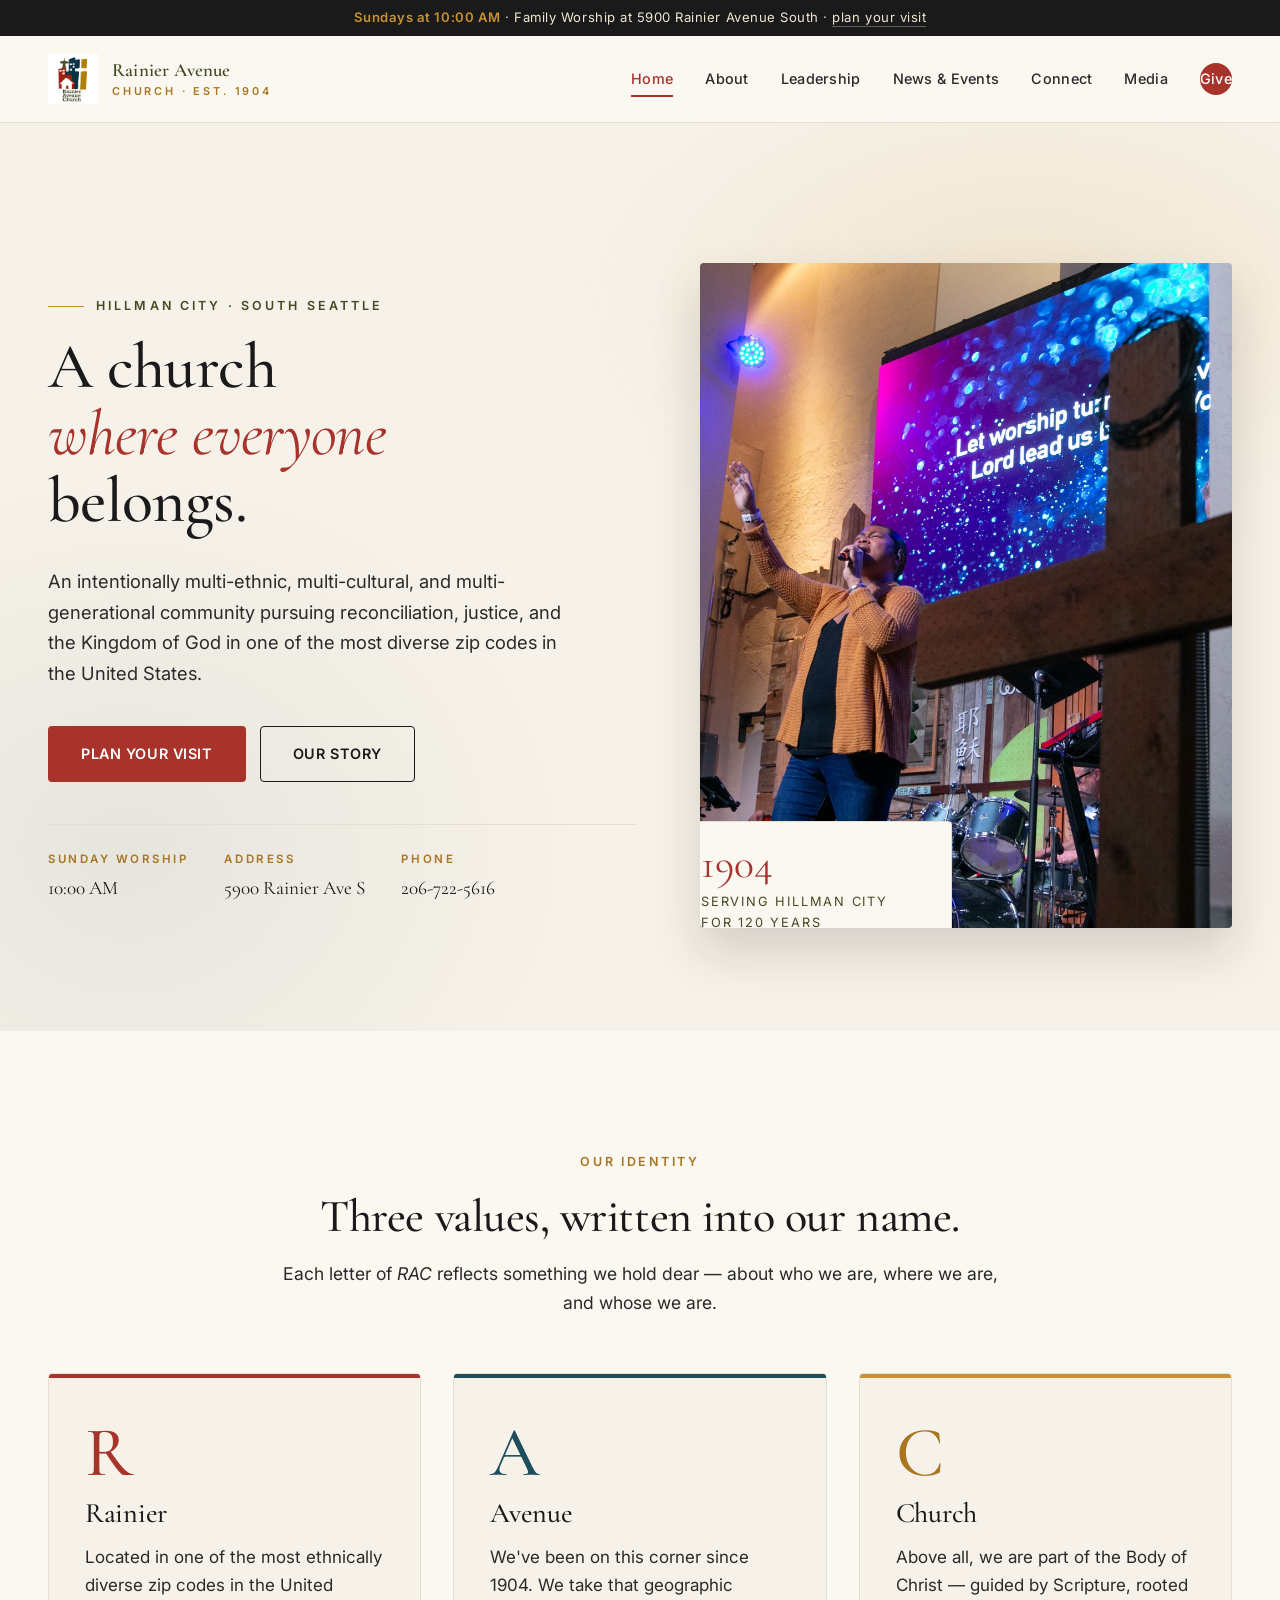
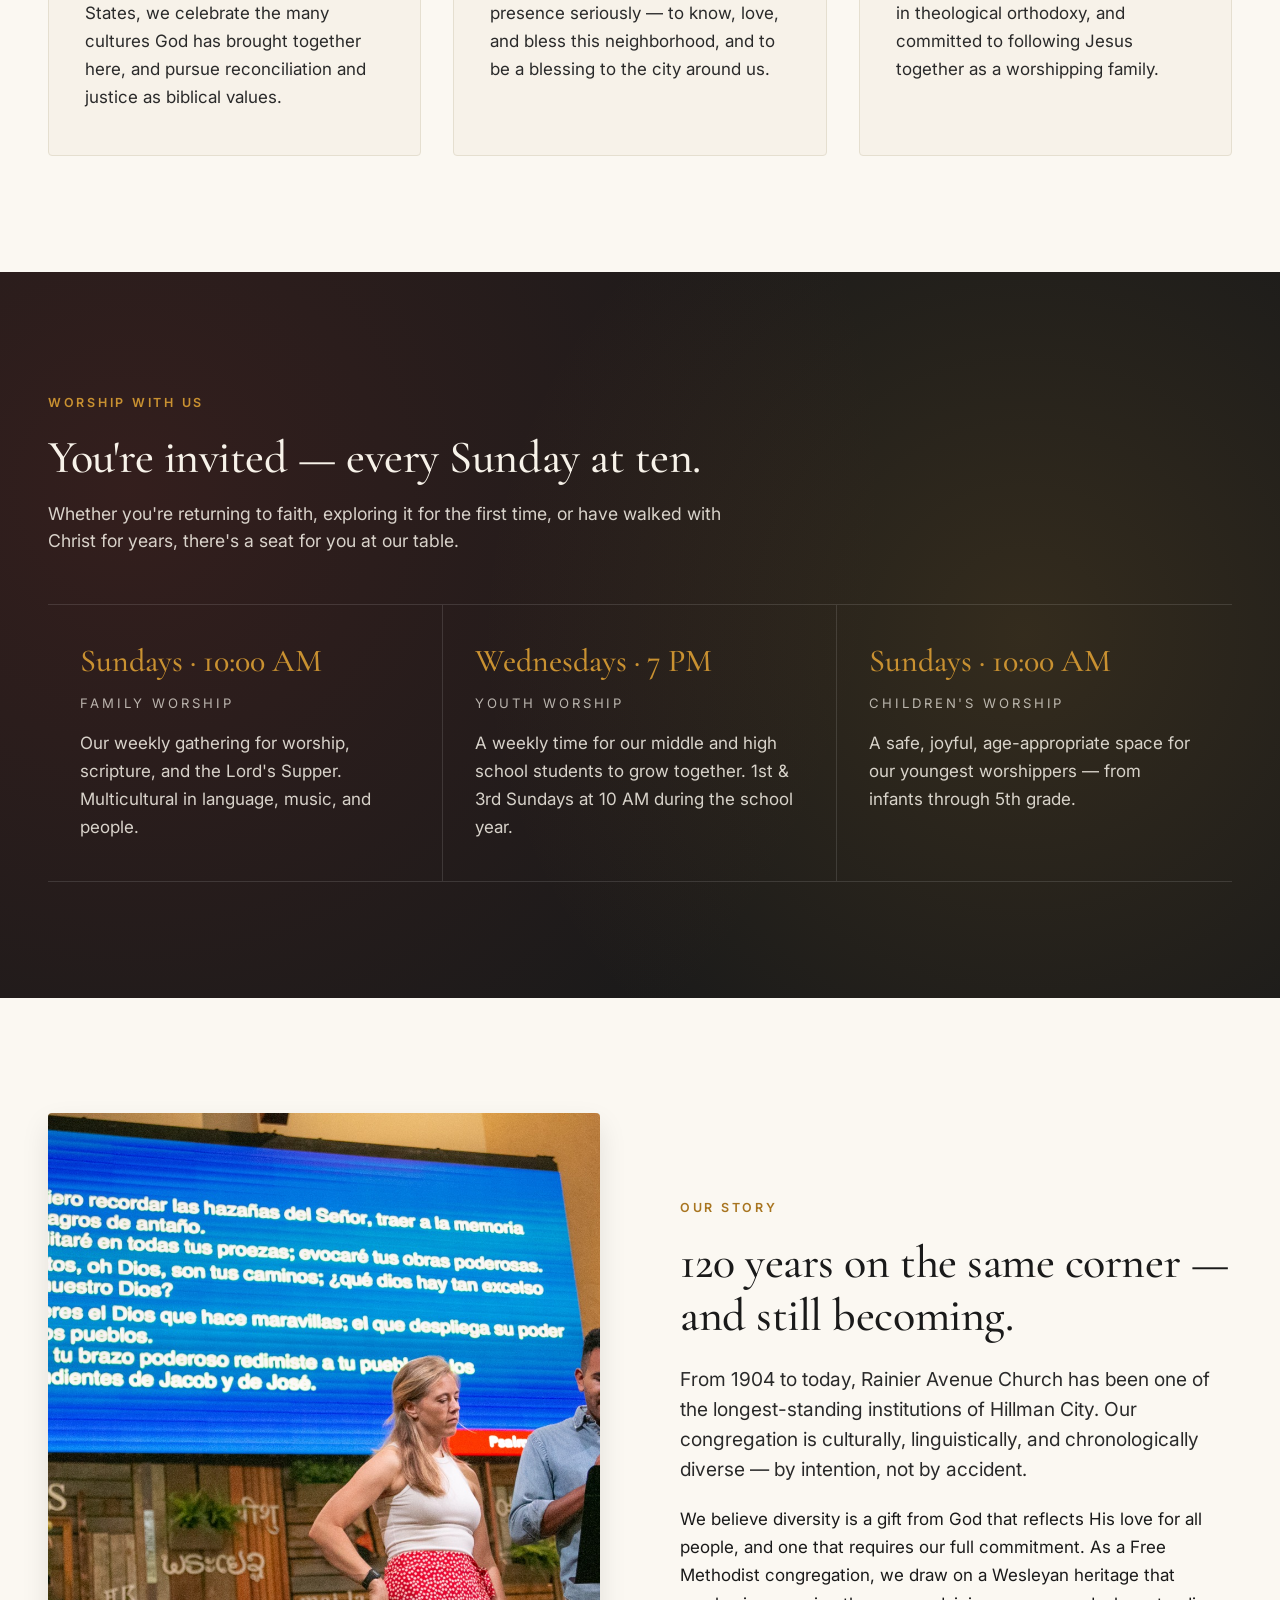
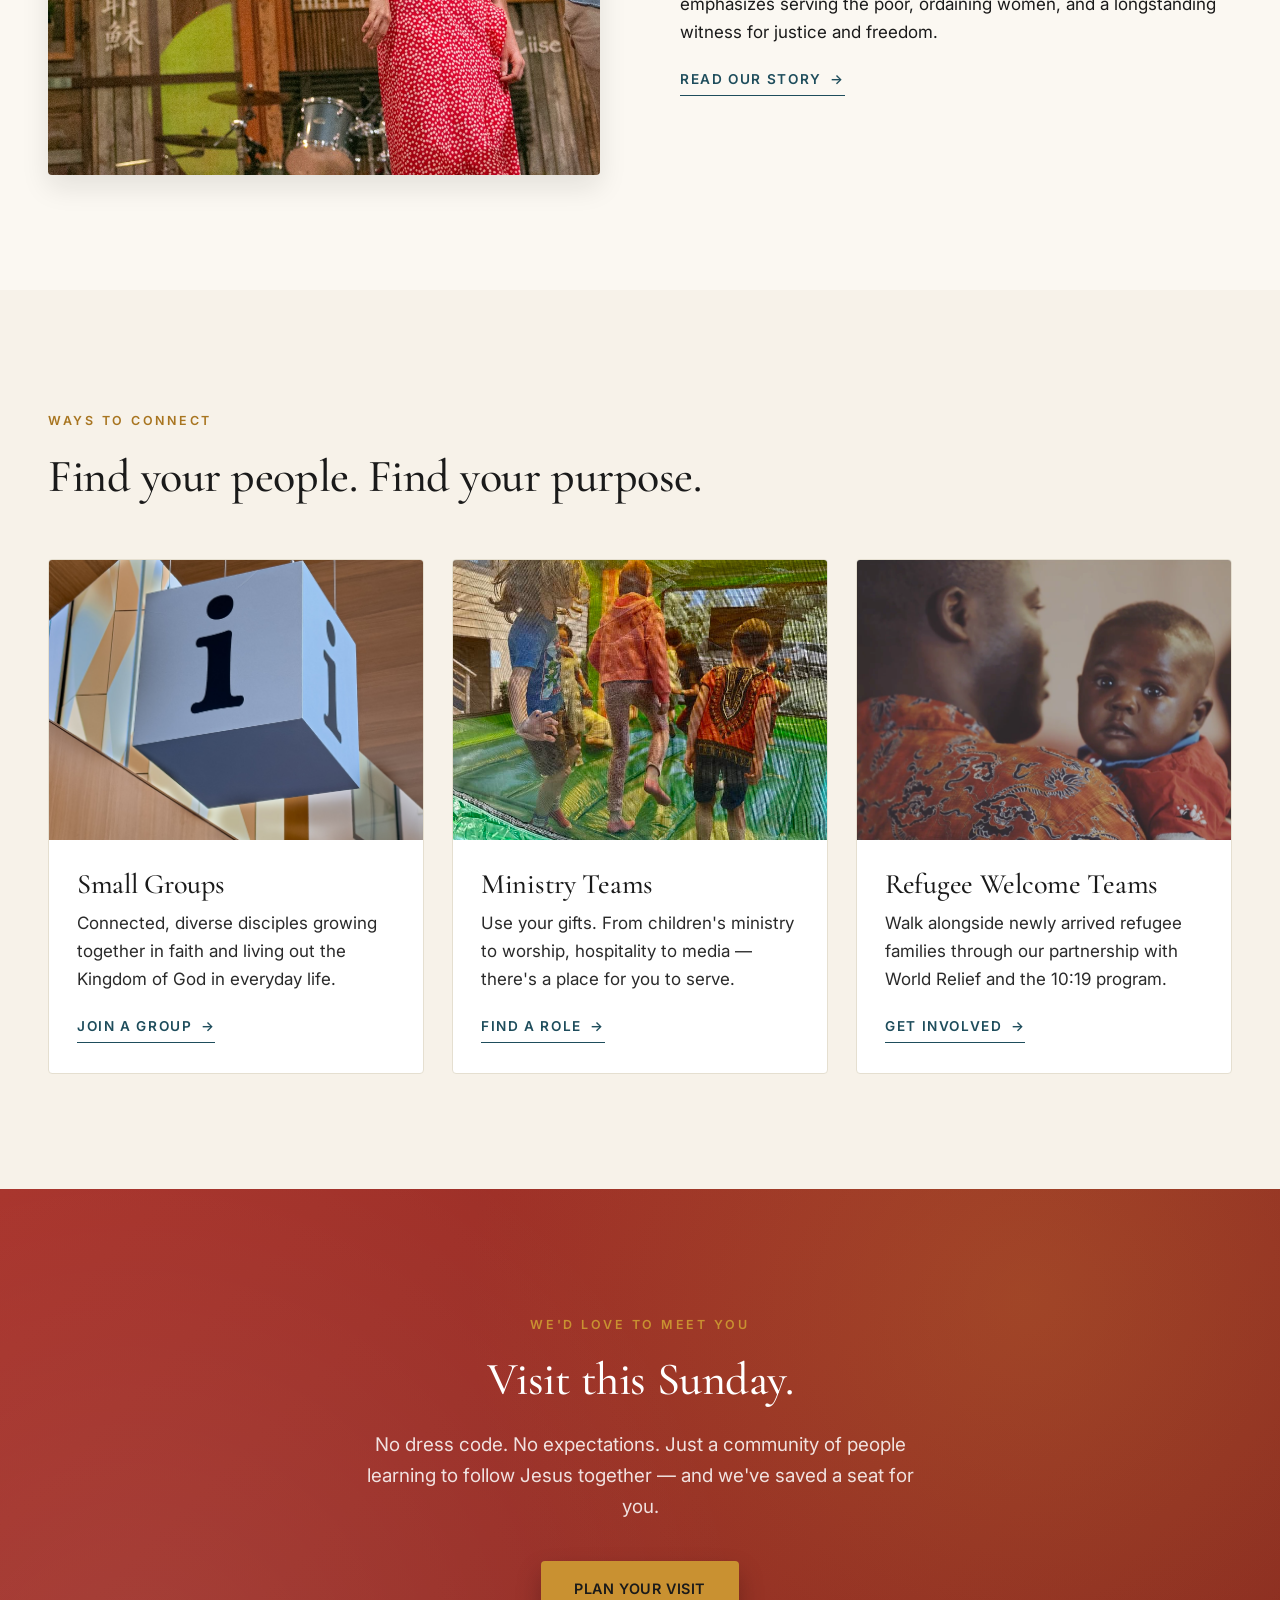
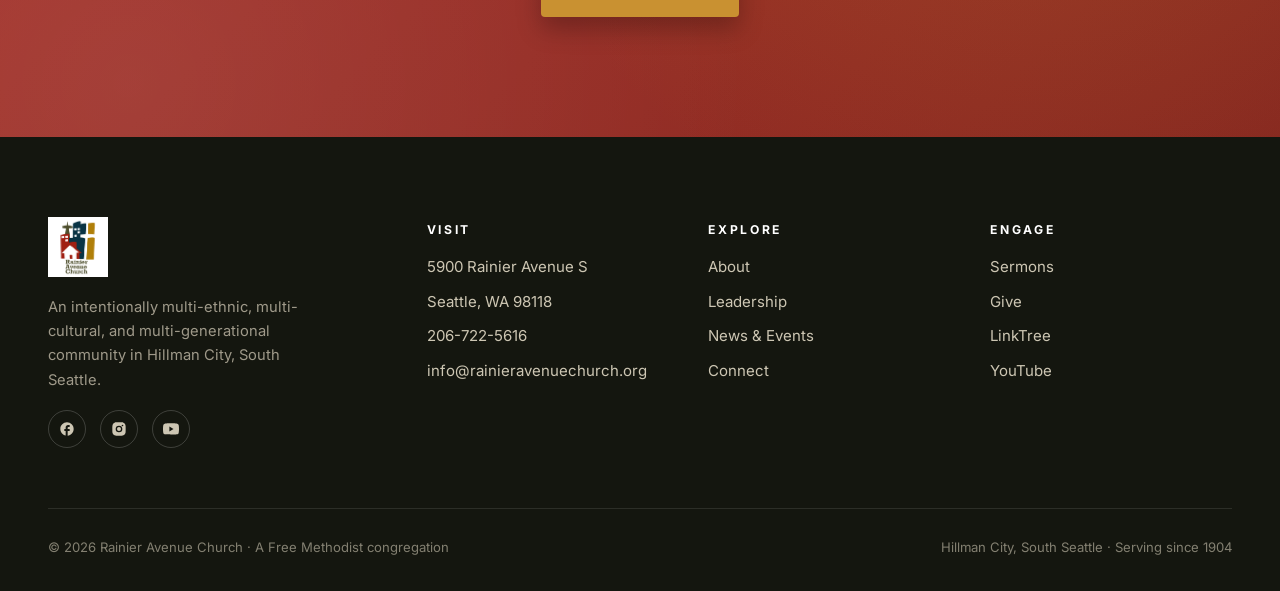
<file: index.html>
<!DOCTYPE html>
<html lang="en">
<head>
  <meta charset="UTF-8">
  <meta name="viewport" content="width=device-width, initial-scale=1.0">
  <title>Rainier Avenue Church — A diverse community in South Seattle since 1904</title>
  <meta name="description" content="Rainier Avenue Church is an intentionally multi-ethnic, multi-cultural, and multi-generational church in Hillman City, South Seattle. Sundays at 10:00am.">
  <meta name="theme-color" content="#A8332B">

  <!-- Open Graph -->
  <meta property="og:type" content="website">
  <meta property="og:url" content="https://www.rainieravenuechurch.org/">
  <meta property="og:title" content="Rainier Avenue Church — A diverse community in South Seattle">
  <meta property="og:description" content="An intentionally multi-ethnic, multi-cultural, and multi-generational church in Hillman City, South Seattle since 1904. Join us Sundays at 10:00am.">
  <meta property="og:image" content="assets/icons/og-image.jpg">
  <meta property="og:image:width" content="1200">
  <meta property="og:image:height" content="630">
  <meta property="og:site_name" content="Rainier Avenue Church">

  <!-- Twitter / X -->
  <meta name="twitter:card" content="summary_large_image">
  <meta name="twitter:title" content="Rainier Avenue Church">
  <meta name="twitter:description" content="An intentionally diverse church in South Seattle. Sundays at 10:00am.">
  <meta name="twitter:image" content="assets/icons/og-image.jpg">

  <!-- Favicons -->
  <link rel="icon" type="image/png" sizes="32x32" href="assets/icons/favicon-32.png">
  <link rel="icon" type="image/png" sizes="16x16" href="assets/icons/favicon-16.png">
  <link rel="apple-touch-icon" sizes="180x180" href="assets/icons/apple-touch-icon.png">
  <link rel="manifest" href="site.webmanifest">

  <!-- Fonts -->
  <link rel="preconnect" href="https://fonts.googleapis.com">
  <link rel="preconnect" href="https://fonts.gstatic.com" crossorigin>
  <link href="https://fonts.googleapis.com/css2?family=Cormorant+Garamond:ital,wght@0,400;0,500;0,600;1,400;1,500&family=Inter:wght@400;500;600;700&display=swap" rel="stylesheet">

  <link rel="stylesheet" href="css/styles.css">
</head>
<body>

  <!-- =========================================================
       LAUNCH ANIMATION OVERLAY
       ========================================================= -->
  <div class="launch-overlay" aria-hidden="true">
    <div class="launch-logo">
      <svg viewBox="0 0 320 360" xmlns="http://www.w3.org/2000/svg" role="img" aria-label="Rainier Avenue Church logo">
        <!-- Olive Space Needle -->
        <g class="lp lp-1" fill="#5C6730">
          <rect x="92" y="60" width="6" height="120"/>
          <ellipse cx="95" cy="62" rx="22" ry="8"/>
          <rect x="89" y="40" width="12" height="22"/>
          <ellipse cx="95" cy="40" rx="3" ry="3"/>
        </g>
        <!-- Teal building (back) -->
        <g class="lp lp-2" fill="#1E4D5C">
          <path d="M120 68 L120 240 L210 240 L210 100 L195 100 L195 68 Z"/>
          <rect x="138" y="92" width="14" height="14" fill="#F7F2E9"/>
          <rect x="166" y="92" width="14" height="14" fill="#F7F2E9"/>
          <rect x="138" y="120" width="14" height="14" fill="#F7F2E9"/>
          <rect x="166" y="120" width="14" height="14" fill="#F7F2E9"/>
          <rect x="138" y="148" width="14" height="14" fill="#F7F2E9"/>
          <rect x="166" y="148" width="14" height="14" fill="#F7F2E9"/>
        </g>
        <!-- Gold tall building -->
        <g class="lp lp-3" fill="#C99131">
          <path d="M225 86 L225 240 L266 240 L266 100 L260 100 L260 86 Z"/>
        </g>
        <!-- Red church/house -->
        <g class="lp lp-4" fill="#A8332B">
          <path d="M64 130 L64 240 L168 240 L168 175 L130 130 Z"/>
          <rect x="80" y="148" width="14" height="14" fill="#F7F2E9"/>
          <rect x="105" y="148" width="14" height="14" fill="#F7F2E9"/>
          <!-- House (door area) -->
          <path d="M88 240 L88 198 L112 175 L138 198 L138 240 Z" fill="#F7F2E9"/>
          <rect x="118" y="218" width="8" height="22" fill="#A8332B"/>
        </g>
        <!-- Text -->
        <g class="lp-text" fill="#5C6730" font-family="Cormorant Garamond, Georgia, serif" font-weight="600">
          <text x="160" y="282" text-anchor="middle" font-size="32">Rainier</text>
          <text x="160" y="316" text-anchor="middle" font-size="32">Avenue</text>
          <text x="160" y="350" text-anchor="middle" font-size="32">Church</text>
        </g>
      </svg>
    </div>
    <div class="launch-tagline">an intentionally diverse community since 1904</div>
  </div>

  <!-- =========================================================
       NOTICE BAR
       ========================================================= -->
  <div class="notice-bar">
    <strong>Sundays at 10:00 AM</strong> · Family Worship at 5900 Rainier Avenue South · <a href="connect.html">plan your visit</a>
  </div>

  <!-- =========================================================
       HEADER
       ========================================================= -->
  <header class="site-header">
    <div class="container">
      <div class="nav-row">
        <a href="index.html" class="brand" aria-label="Rainier Avenue Church home">
          <img src="assets/images/logo-circle.jpg" alt="Rainier Avenue Church logo">
          <span class="brand-mark">
            <span class="name">Rainier Avenue</span>
            <span class="sub">Church · Est. 1904</span>
          </span>
        </a>
        <button class="nav-toggle" aria-label="Toggle navigation" aria-expanded="false"><span></span></button>
        <nav class="primary-nav" aria-label="Primary">
          <a href="index.html">Home</a>
          <a href="about.html">About</a>
          <a href="leadership.html">Leadership</a>
          <a href="news-events.html">News &amp; Events</a>
          <a href="connect.html">Connect</a>
          <a href="media.html">Media</a>
          <a href="giving.html" class="nav-cta">Give</a>
        </nav>
      </div>
    </div>
  </header>

  <!-- =========================================================
       HERO
       ========================================================= -->
  <section class="hero">
    <div class="container">
      <div class="hero-copy">
        <span class="hero-eyebrow">Hillman City · South Seattle</span>
        <h1>A church<br><em>where everyone</em><br>belongs.</h1>
        <p class="hero-sub">An intentionally multi-ethnic, multi-cultural, and multi-generational community pursuing reconciliation, justice, and the Kingdom of God in one of the most diverse zip codes in the United States.</p>
        <div class="hero-actions">
          <a href="connect.html" class="btn btn-primary">Plan Your Visit</a>
          <a href="about.html" class="btn btn-ghost">Our Story</a>
        </div>
        <div class="hero-meta">
          <div>
            <div class="k">Sunday Worship</div>
            <div class="v">10:00 AM</div>
          </div>
          <div>
            <div class="k">Address</div>
            <div class="v">5900 Rainier Ave S</div>
          </div>
          <div>
            <div class="k">Phone</div>
            <div class="v">206-722-5616</div>
          </div>
        </div>
      </div>
      <div class="hero-visual">
        <img src="assets/images/hero.jpg" alt="Members of Rainier Avenue Church gathered together">
        <div class="hero-badge">
          <div class="since">1904</div>
          <div class="label">Serving Hillman City for 120 years</div>
        </div>
      </div>
    </div>
  </section>

  <!-- =========================================================
       PILLARS — R · A · C
       ========================================================= -->
  <section class="pillars">
    <div class="container">
      <div class="section-head center reveal">
        <span class="eyebrow">Our Identity</span>
        <h2>Three values, written into our name.</h2>
        <p>Each letter of <em>RAC</em> reflects something we hold dear — about who we are, where we are, and whose we are.</p>
      </div>
      <div class="pillars-grid">
        <div class="pillar r reveal">
          <span class="letter">R</span>
          <h3>Rainier</h3>
          <p>Located in one of the most ethnically diverse zip codes in the United States, we celebrate the many cultures God has brought together here, and pursue reconciliation and justice as biblical values.</p>
        </div>
        <div class="pillar a reveal">
          <span class="letter">A</span>
          <h3>Avenue</h3>
          <p>We've been on this corner since 1904. We take that geographic presence seriously — to know, love, and bless this neighborhood, and to be a blessing to the city around us.</p>
        </div>
        <div class="pillar c reveal">
          <span class="letter">C</span>
          <h3>Church</h3>
          <p>Above all, we are part of the Body of Christ — guided by Scripture, rooted in theological orthodoxy, and committed to following Jesus together as a worshipping family.</p>
        </div>
      </div>
    </div>
  </section>

  <!-- =========================================================
       SERVICE TIMES
       ========================================================= -->
  <section class="services">
    <div class="container">
      <div class="section-head reveal">
        <span class="eyebrow" style="color: var(--rac-gold);">Worship With Us</span>
        <h2>You're invited — every Sunday at ten.</h2>
        <p class="lead">Whether you're returning to faith, exploring it for the first time, or have walked with Christ for years, there's a seat for you at our table.</p>
      </div>
      <div class="services-grid reveal">
        <div class="service-card">
          <div class="when">Sundays · 10:00 AM</div>
          <div class="who">Family Worship</div>
          <p class="desc">Our weekly gathering for worship, scripture, and the Lord's Supper. Multicultural in language, music, and people.</p>
        </div>
        <div class="service-card">
          <div class="when">Wednesdays · 7 PM</div>
          <div class="who">Youth Worship</div>
          <p class="desc">A weekly time for our middle and high school students to grow together. 1st &amp; 3rd Sundays at 10 AM during the school year.</p>
        </div>
        <div class="service-card">
          <div class="when">Sundays · 10:00 AM</div>
          <div class="who">Children's Worship</div>
          <p class="desc">A safe, joyful, age-appropriate space for our youngest worshippers — from infants through 5th grade.</p>
        </div>
      </div>
    </div>
  </section>

  <!-- =========================================================
       ABOUT FEATURE
       ========================================================= -->
  <section>
    <div class="container">
      <div class="feature reveal">
        <div class="feature-img">
          <img src="assets/images/about-3.jpg" alt="The Rainier Avenue Church community gathered">
        </div>
        <div>
          <span class="eyebrow">Our Story</span>
          <h2>120 years on the same corner — and still becoming.</h2>
          <p class="lead">From 1904 to today, Rainier Avenue Church has been one of the longest-standing institutions of Hillman City. Our congregation is culturally, linguistically, and chronologically diverse — by intention, not by accident.</p>
          <p>We believe diversity is a gift from God that reflects His love for all people, and one that requires our full commitment. As a Free Methodist congregation, we draw on a Wesleyan heritage that emphasizes serving the poor, ordaining women, and a longstanding witness for justice and freedom.</p>
          <a href="about.html" class="btn-link">Read our story</a>
        </div>
      </div>
    </div>
  </section>

  <!-- =========================================================
       MINISTRY PREVIEW
       ========================================================= -->
  <section style="background: var(--rac-cream);">
    <div class="container">
      <div class="section-head reveal">
        <span class="eyebrow">Ways to Connect</span>
        <h2>Find your people. Find your purpose.</h2>
      </div>
      <div class="ministries-grid">
        <div class="ministry reveal">
          <div class="img-wrap"><img src="assets/images/connect-groups.jpg" alt="Small group fellowship"></div>
          <div class="body">
            <h3>Small Groups</h3>
            <p>Connected, diverse disciples growing together in faith and living out the Kingdom of God in everyday life.</p>
            <a href="connect.html" class="btn-link">Join a group</a>
          </div>
        </div>
        <div class="ministry reveal">
          <div class="img-wrap"><img src="assets/images/connect-service.jpg" alt="Members serving the community"></div>
          <div class="body">
            <h3>Ministry Teams</h3>
            <p>Use your gifts. From children's ministry to worship, hospitality to media — there's a place for you to serve.</p>
            <a href="connect.html" class="btn-link">Find a role</a>
          </div>
        </div>
        <div class="ministry reveal">
          <div class="img-wrap"><img src="assets/images/connect-refugee.png" alt="Refugee Welcome Teams program"></div>
          <div class="body">
            <h3>Refugee Welcome Teams</h3>
            <p>Walk alongside newly arrived refugee families through our partnership with World Relief and the 10:19 program.</p>
            <a href="connect.html" class="btn-link">Get involved</a>
          </div>
        </div>
      </div>
    </div>
  </section>

  <!-- =========================================================
       CTA
       ========================================================= -->
  <section class="cta-banner">
    <div class="container">
      <span class="eyebrow" style="color: var(--rac-gold);">We'd love to meet you</span>
      <h2>Visit this Sunday.</h2>
      <p>No dress code. No expectations. Just a community of people learning to follow Jesus together — and we've saved a seat for you.</p>
      <a href="connect.html" class="btn btn-gold">Plan Your Visit</a>
    </div>
  </section>

  <!-- =========================================================
       FOOTER
       ========================================================= -->
  <footer class="site-footer">
    <div class="container">
      <div class="footer-grid">
        <div class="footer-brand">
          <img src="assets/images/logo-circle.jpg" alt="Rainier Avenue Church">
          <p>An intentionally multi-ethnic, multi-cultural, and multi-generational community in Hillman City, South Seattle.</p>
          <div class="footer-social">
            <a href="https://www.facebook.com/rainieravenue.church" target="_blank" rel="noopener" aria-label="Facebook">
              <svg viewBox="0 0 24 24" fill="currentColor"><path d="M22 12c0-5.52-4.48-10-10-10S2 6.48 2 12c0 4.84 3.44 8.87 8 9.8V15H8v-3h2V9.5C10 7.57 11.57 6 13.5 6H16v3h-2c-.55 0-1 .45-1 1v2h3v3h-3v6.95c5.05-.5 9-4.76 9-9.95z"/></svg>
            </a>
            <a href="https://www.instagram.com/rainieravechurch/" target="_blank" rel="noopener" aria-label="Instagram">
              <svg viewBox="0 0 24 24" fill="currentColor"><path d="M12 2c2.717 0 3.056.01 4.122.06 1.065.05 1.79.217 2.428.465.66.254 1.216.598 1.772 1.153a4.908 4.908 0 0 1 1.153 1.772c.247.637.415 1.363.465 2.428.047 1.066.06 1.405.06 4.122 0 2.717-.01 3.056-.06 4.122-.05 1.065-.218 1.79-.465 2.428a4.883 4.883 0 0 1-1.153 1.772 4.915 4.915 0 0 1-1.772 1.153c-.637.247-1.363.415-2.428.465-1.066.047-1.405.06-4.122.06-2.717 0-3.056-.01-4.122-.06-1.065-.05-1.79-.218-2.428-.465a4.89 4.89 0 0 1-1.772-1.153 4.904 4.904 0 0 1-1.153-1.772c-.248-.637-.415-1.363-.465-2.428C2.013 15.056 2 14.717 2 12c0-2.717.01-3.056.06-4.122.05-1.066.217-1.79.465-2.428a4.88 4.88 0 0 1 1.153-1.772A4.897 4.897 0 0 1 5.45 2.525c.638-.248 1.362-.415 2.428-.465C8.944 2.013 9.283 2 12 2zm0 5a5 5 0 1 0 0 10 5 5 0 0 0 0-10zm6.5-.25a1.25 1.25 0 0 0-2.5 0 1.25 1.25 0 0 0 2.5 0zM12 9a3 3 0 1 1 0 6 3 3 0 0 1 0-6z"/></svg>
            </a>
            <a href="https://www.youtube.com/channel/UCxQkWPBVBXbk1bOGmTrDYTA" target="_blank" rel="noopener" aria-label="YouTube">
              <svg viewBox="0 0 24 24" fill="currentColor"><path d="M23.498 6.186a3.016 3.016 0 0 0-2.122-2.136C19.505 3.545 12 3.545 12 3.545s-7.505 0-9.377.505A3.017 3.017 0 0 0 .502 6.186C0 8.07 0 12 0 12s0 3.93.502 5.814a3.016 3.016 0 0 0 2.122 2.136c1.871.505 9.376.505 9.376.505s7.505 0 9.377-.505a3.015 3.015 0 0 0 2.122-2.136C24 15.93 24 12 24 12s0-3.93-.502-5.814zM9.545 15.568V8.432L15.818 12l-6.273 3.568z"/></svg>
            </a>
          </div>
        </div>
        <div class="footer-col">
          <h4>Visit</h4>
          <ul>
            <li>5900 Rainier Avenue S</li>
            <li>Seattle, WA 98118</li>
            <li>206-722-5616</li>
            <li><a href="mailto:info@rainieravenuechurch.org">info@<wbr>rainieravenuechurch.org</a></li>
          </ul>
        </div>
        <div class="footer-col">
          <h4>Explore</h4>
          <ul>
            <li><a href="about.html">About</a></li>
            <li><a href="leadership.html">Leadership</a></li>
            <li><a href="news-events.html">News &amp; Events</a></li>
            <li><a href="connect.html">Connect</a></li>
          </ul>
        </div>
        <div class="footer-col">
          <h4>Engage</h4>
          <ul>
            <li><a href="media.html">Sermons</a></li>
            <li><a href="giving.html">Give</a></li>
            <li><a href="https://linktr.ee/rainieravechurch" target="_blank" rel="noopener">LinkTree</a></li>
            <li><a href="https://www.youtube.com/channel/UCxQkWPBVBXbk1bOGmTrDYTA" target="_blank" rel="noopener">YouTube</a></li>
          </ul>
        </div>
      </div>
      <div class="footer-bottom">
        <div>© <span id="current-year"></span> Rainier Avenue Church · A Free Methodist congregation</div>
        <div>Hillman City, South Seattle · Serving since 1904</div>
      </div>
    </div>
  </footer>

  <script src="js/main.js"></script>
</body>
</html>
</file>
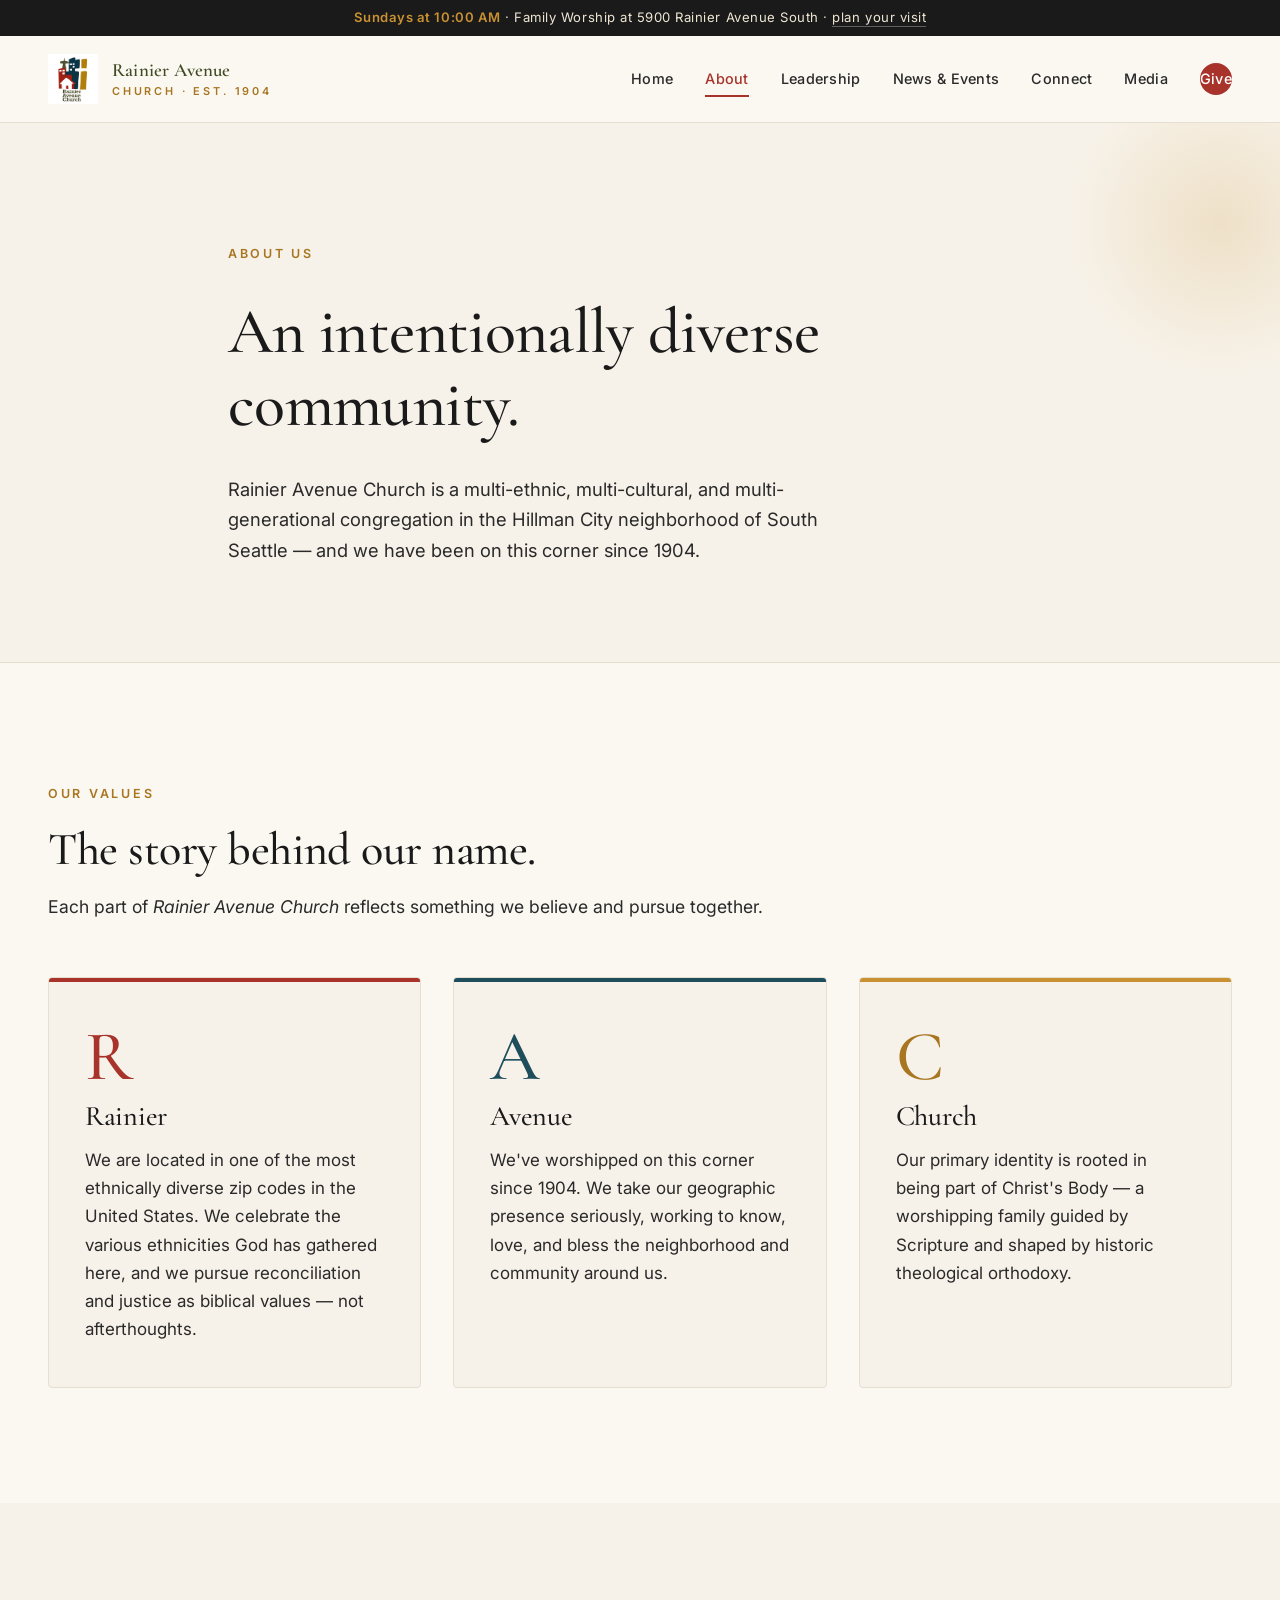
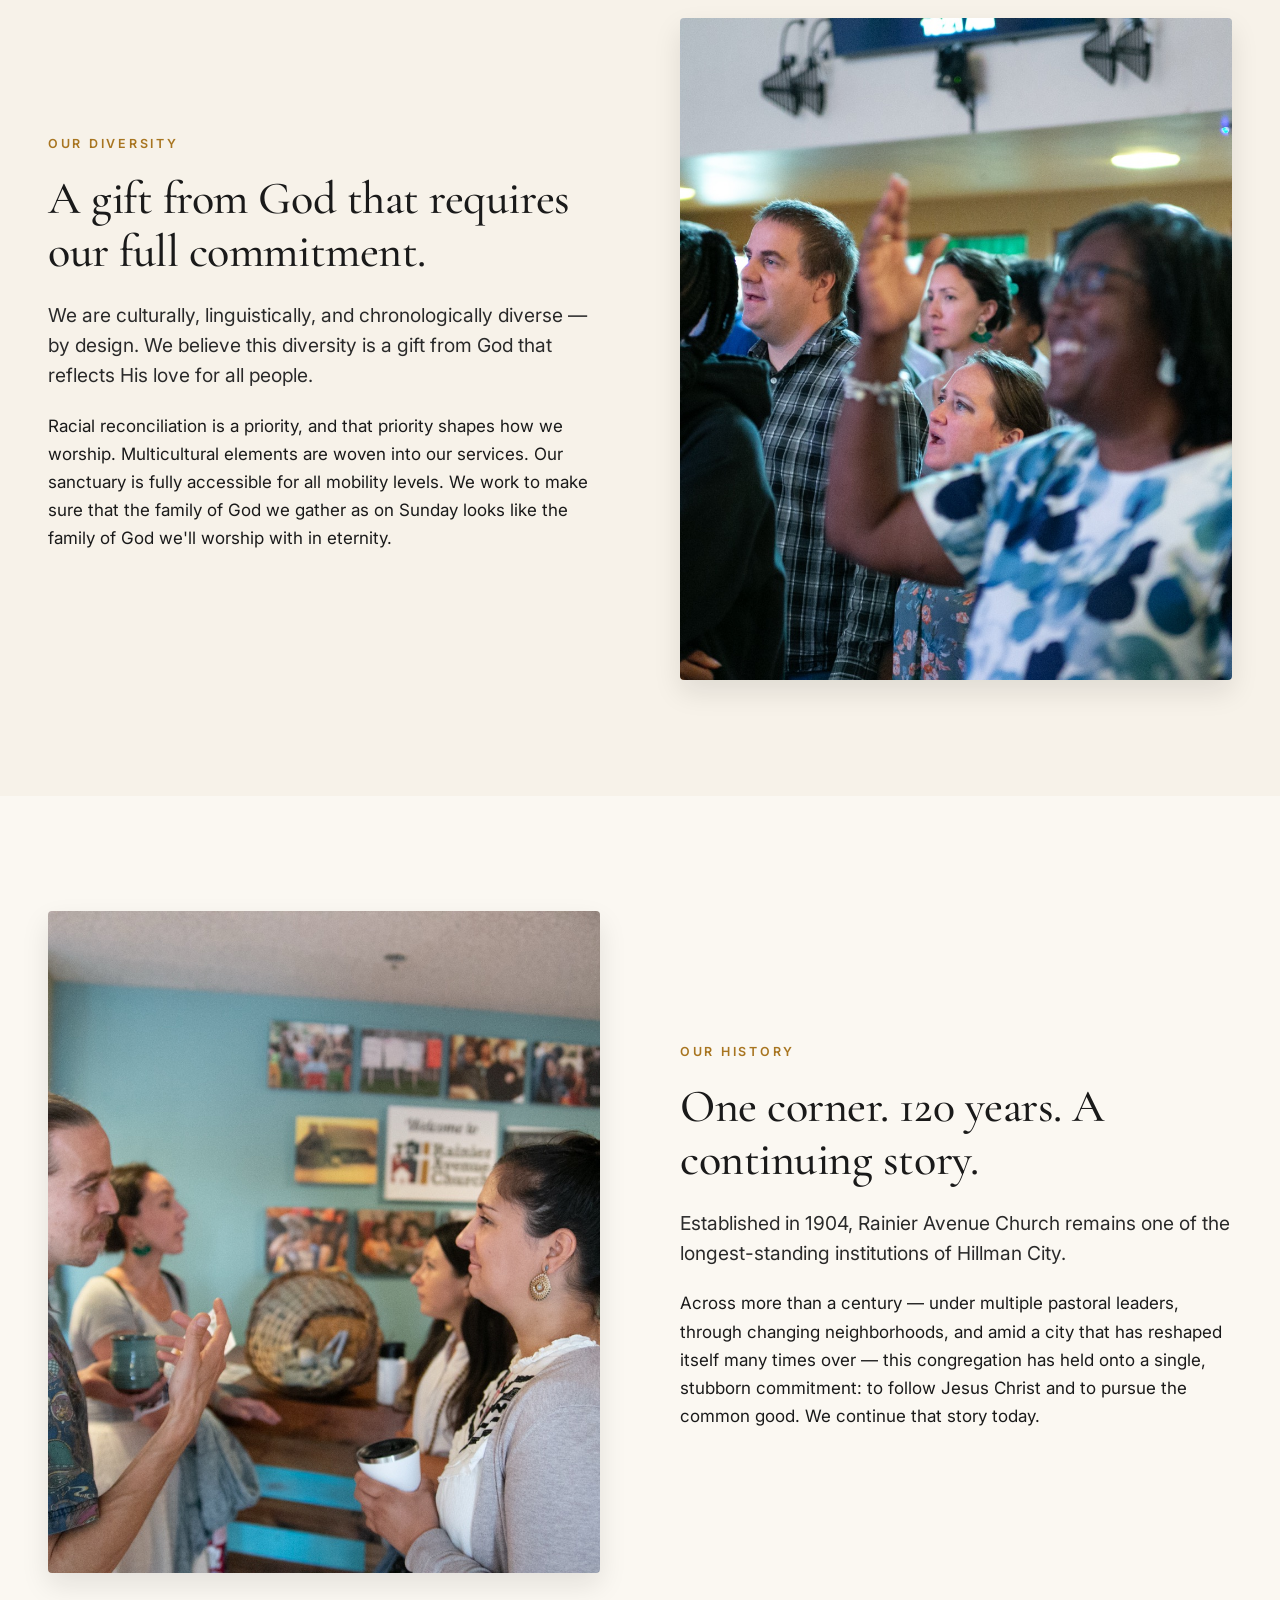
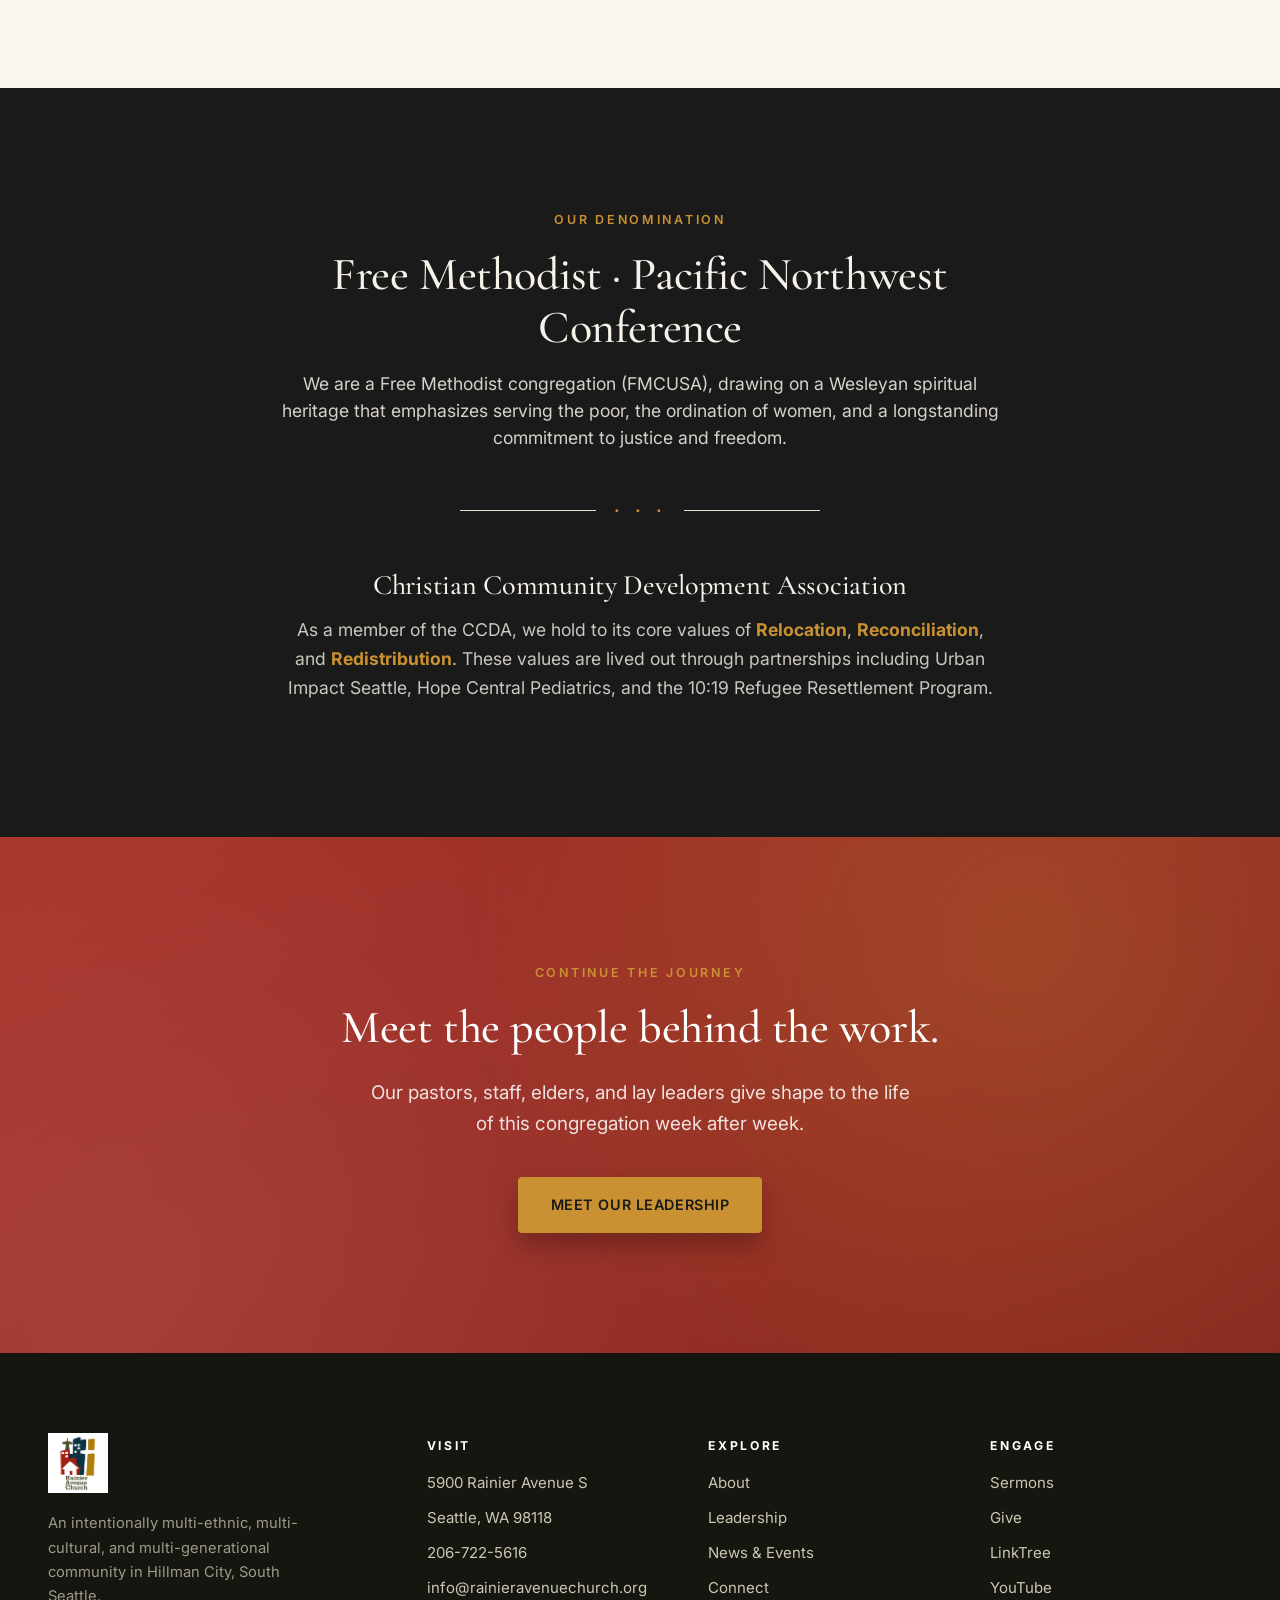
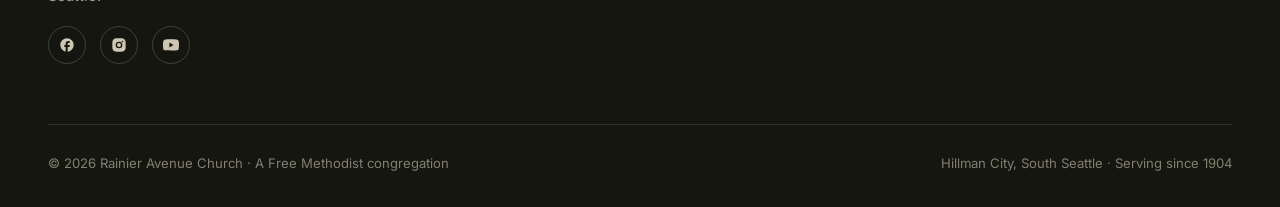
<file: about.html>
<!DOCTYPE html>
<html lang="en">
<head>
  <meta charset="UTF-8">
  <meta name="viewport" content="width=device-width, initial-scale=1.0">
  <title>About — Rainier Avenue Church</title>
  <meta name="description" content="The story, values, and beliefs of Rainier Avenue Church — a Free Methodist congregation in Hillman City, South Seattle, since 1904.">
  <meta name="theme-color" content="#A8332B">

  <meta property="og:type" content="website">
  <meta property="og:url" content="https://www.rainieravenuechurch.org/about.html">
  <meta property="og:title" content="About — Rainier Avenue Church">
  <meta property="og:description" content="An intentionally diverse Free Methodist congregation in South Seattle since 1904.">
  <meta property="og:image" content="assets/icons/og-image.jpg">
  <meta name="twitter:card" content="summary_large_image">

  <link rel="icon" type="image/png" sizes="32x32" href="assets/icons/favicon-32.png">
  <link rel="icon" type="image/png" sizes="16x16" href="assets/icons/favicon-16.png">
  <link rel="apple-touch-icon" sizes="180x180" href="assets/icons/apple-touch-icon.png">
  <link rel="manifest" href="site.webmanifest">

  <link rel="preconnect" href="https://fonts.googleapis.com">
  <link rel="preconnect" href="https://fonts.gstatic.com" crossorigin>
  <link href="https://fonts.googleapis.com/css2?family=Cormorant+Garamond:ital,wght@0,400;0,500;0,600;1,400;1,500&family=Inter:wght@400;500;600;700&display=swap" rel="stylesheet">

  <link rel="stylesheet" href="css/styles.css">
</head>
<body>

  <div class="notice-bar">
    <strong>Sundays at 10:00 AM</strong> · Family Worship at 5900 Rainier Avenue South · <a href="connect.html">plan your visit</a>
  </div>

  <header class="site-header">
    <div class="container">
      <div class="nav-row">
        <a href="index.html" class="brand" aria-label="Rainier Avenue Church home">
          <img src="assets/images/logo-circle.jpg" alt="Rainier Avenue Church logo">
          <span class="brand-mark">
            <span class="name">Rainier Avenue</span>
            <span class="sub">Church · Est. 1904</span>
          </span>
        </a>
        <button class="nav-toggle" aria-label="Toggle navigation" aria-expanded="false"><span></span></button>
        <nav class="primary-nav" aria-label="Primary">
          <a href="index.html">Home</a>
          <a href="about.html">About</a>
          <a href="leadership.html">Leadership</a>
          <a href="news-events.html">News &amp; Events</a>
          <a href="connect.html">Connect</a>
          <a href="media.html">Media</a>
          <a href="giving.html" class="nav-cta">Give</a>
        </nav>
      </div>
    </div>
  </header>

  <section class="page-title">
    <div class="container">
      <span class="eyebrow">About Us</span>
      <h1>An intentionally diverse community.</h1>
      <p>Rainier Avenue Church is a multi-ethnic, multi-cultural, and multi-generational congregation in the Hillman City neighborhood of South Seattle — and we have been on this corner since 1904.</p>
    </div>
  </section>

  <!-- Values -->
  <section>
    <div class="container">
      <div class="section-head reveal">
        <span class="eyebrow">Our Values</span>
        <h2>The story behind our name.</h2>
        <p>Each part of <em>Rainier Avenue Church</em> reflects something we believe and pursue together.</p>
      </div>
      <div class="pillars-grid">
        <div class="pillar r reveal">
          <span class="letter">R</span>
          <h3>Rainier</h3>
          <p>We are located in one of the most ethnically diverse zip codes in the United States. We celebrate the various ethnicities God has gathered here, and we pursue reconciliation and justice as biblical values — not afterthoughts.</p>
        </div>
        <div class="pillar a reveal">
          <span class="letter">A</span>
          <h3>Avenue</h3>
          <p>We've worshipped on this corner since 1904. We take our geographic presence seriously, working to know, love, and bless the neighborhood and community around us.</p>
        </div>
        <div class="pillar c reveal">
          <span class="letter">C</span>
          <h3>Church</h3>
          <p>Our primary identity is rooted in being part of Christ's Body — a worshipping family guided by Scripture and shaped by historic theological orthodoxy.</p>
        </div>
      </div>
    </div>
  </section>

  <!-- Diversity -->
  <section style="background: var(--rac-cream);">
    <div class="container">
      <div class="feature reveal">
        <div>
          <span class="eyebrow">Our Diversity</span>
          <h2>A gift from God that requires our full commitment.</h2>
          <p class="lead">We are culturally, linguistically, and chronologically diverse — by design. We believe this diversity is a gift from God that reflects His love for all people.</p>
          <p>Racial reconciliation is a priority, and that priority shapes how we worship. Multicultural elements are woven into our services. Our sanctuary is fully accessible for all mobility levels. We work to make sure that the family of God we gather as on Sunday looks like the family of God we'll worship with in eternity.</p>
        </div>
        <div class="feature-img"><img src="assets/images/about-4.jpg" alt="Members from many cultures worshipping together"></div>
      </div>
    </div>
  </section>

  <!-- History -->
  <section>
    <div class="container">
      <div class="feature reverse reveal">
        <div>
          <span class="eyebrow">Our History</span>
          <h2>One corner. 120 years. A continuing story.</h2>
          <p class="lead">Established in 1904, Rainier Avenue Church remains one of the longest-standing institutions of Hillman City.</p>
          <p>Across more than a century — under multiple pastoral leaders, through changing neighborhoods, and amid a city that has reshaped itself many times over — this congregation has held onto a single, stubborn commitment: to follow Jesus Christ and to pursue the common good. We continue that story today.</p>
        </div>
        <div class="feature-img"><img src="assets/images/about-5.jpg" alt="A historical view of the Rainier Avenue Church building"></div>
      </div>
    </div>
  </section>

  <!-- Denomination -->
  <section style="background: var(--rac-ink); color: var(--rac-cream);">
    <div class="container">
      <div class="section-head center reveal">
        <span class="eyebrow" style="color: var(--rac-gold);">Our Denomination</span>
        <h2 style="color: var(--rac-cream);">Free Methodist · Pacific Northwest Conference</h2>
        <p class="lead" style="color: rgba(247, 242, 233, 0.85);">We are a Free Methodist congregation (FMCUSA), drawing on a Wesleyan spiritual heritage that emphasizes serving the poor, the ordination of women, and a longstanding commitment to justice and freedom.</p>
      </div>
      <div class="divider" style="margin-top: 40px;"><span>· · ·</span></div>
      <div class="section-head center reveal" style="margin-top: 40px;">
        <h3 style="color: var(--rac-cream);">Christian Community Development Association</h3>
        <p style="color: rgba(247, 242, 233, 0.8);">As a member of the CCDA, we hold to its core values of <strong style="color: var(--rac-gold);">Relocation</strong>, <strong style="color: var(--rac-gold);">Reconciliation</strong>, and <strong style="color: var(--rac-gold);">Redistribution</strong>. These values are lived out through partnerships including Urban Impact Seattle, Hope Central Pediatrics, and the 10:19 Refugee Resettlement Program.</p>
      </div>
    </div>
  </section>

  <!-- CTA -->
  <section class="cta-banner">
    <div class="container">
      <span class="eyebrow" style="color: var(--rac-gold);">Continue the journey</span>
      <h2>Meet the people behind the work.</h2>
      <p>Our pastors, staff, elders, and lay leaders give shape to the life of this congregation week after week.</p>
      <a href="leadership.html" class="btn btn-gold">Meet our leadership</a>
    </div>
  </section>

  <footer class="site-footer">
    <div class="container">
      <div class="footer-grid">
        <div class="footer-brand">
          <img src="assets/images/logo-circle.jpg" alt="Rainier Avenue Church">
          <p>An intentionally multi-ethnic, multi-cultural, and multi-generational community in Hillman City, South Seattle.</p>
          <div class="footer-social">
            <a href="https://www.facebook.com/rainieravenue.church" target="_blank" rel="noopener" aria-label="Facebook">
              <svg viewBox="0 0 24 24" fill="currentColor"><path d="M22 12c0-5.52-4.48-10-10-10S2 6.48 2 12c0 4.84 3.44 8.87 8 9.8V15H8v-3h2V9.5C10 7.57 11.57 6 13.5 6H16v3h-2c-.55 0-1 .45-1 1v2h3v3h-3v6.95c5.05-.5 9-4.76 9-9.95z"/></svg>
            </a>
            <a href="https://www.instagram.com/rainieravechurch/" target="_blank" rel="noopener" aria-label="Instagram">
              <svg viewBox="0 0 24 24" fill="currentColor"><path d="M12 2c2.717 0 3.056.01 4.122.06 1.065.05 1.79.217 2.428.465.66.254 1.216.598 1.772 1.153a4.908 4.908 0 0 1 1.153 1.772c.247.637.415 1.363.465 2.428.047 1.066.06 1.405.06 4.122 0 2.717-.01 3.056-.06 4.122-.05 1.065-.218 1.79-.465 2.428a4.883 4.883 0 0 1-1.153 1.772 4.915 4.915 0 0 1-1.772 1.153c-.637.247-1.363.415-2.428.465-1.066.047-1.405.06-4.122.06-2.717 0-3.056-.01-4.122-.06-1.065-.05-1.79-.218-2.428-.465a4.89 4.89 0 0 1-1.772-1.153 4.904 4.904 0 0 1-1.153-1.772c-.248-.637-.415-1.363-.465-2.428C2.013 15.056 2 14.717 2 12c0-2.717.01-3.056.06-4.122.05-1.066.217-1.79.465-2.428a4.88 4.88 0 0 1 1.153-1.772A4.897 4.897 0 0 1 5.45 2.525c.638-.248 1.362-.415 2.428-.465C8.944 2.013 9.283 2 12 2zm0 5a5 5 0 1 0 0 10 5 5 0 0 0 0-10zm6.5-.25a1.25 1.25 0 0 0-2.5 0 1.25 1.25 0 0 0 2.5 0zM12 9a3 3 0 1 1 0 6 3 3 0 0 1 0-6z"/></svg>
            </a>
            <a href="https://www.youtube.com/channel/UCxQkWPBVBXbk1bOGmTrDYTA" target="_blank" rel="noopener" aria-label="YouTube">
              <svg viewBox="0 0 24 24" fill="currentColor"><path d="M23.498 6.186a3.016 3.016 0 0 0-2.122-2.136C19.505 3.545 12 3.545 12 3.545s-7.505 0-9.377.505A3.017 3.017 0 0 0 .502 6.186C0 8.07 0 12 0 12s0 3.93.502 5.814a3.016 3.016 0 0 0 2.122 2.136c1.871.505 9.376.505 9.376.505s7.505 0 9.377-.505a3.015 3.015 0 0 0 2.122-2.136C24 15.93 24 12 24 12s0-3.93-.502-5.814zM9.545 15.568V8.432L15.818 12l-6.273 3.568z"/></svg>
            </a>
          </div>
        </div>
        <div class="footer-col">
          <h4>Visit</h4>
          <ul>
            <li>5900 Rainier Avenue S</li>
            <li>Seattle, WA 98118</li>
            <li>206-722-5616</li>
            <li><a href="mailto:info@rainieravenuechurch.org">info@<wbr>rainieravenuechurch.org</a></li>
          </ul>
        </div>
        <div class="footer-col">
          <h4>Explore</h4>
          <ul>
            <li><a href="about.html">About</a></li>
            <li><a href="leadership.html">Leadership</a></li>
            <li><a href="news-events.html">News &amp; Events</a></li>
            <li><a href="connect.html">Connect</a></li>
          </ul>
        </div>
        <div class="footer-col">
          <h4>Engage</h4>
          <ul>
            <li><a href="media.html">Sermons</a></li>
            <li><a href="giving.html">Give</a></li>
            <li><a href="https://linktr.ee/rainieravechurch" target="_blank" rel="noopener">LinkTree</a></li>
            <li><a href="https://www.youtube.com/channel/UCxQkWPBVBXbk1bOGmTrDYTA" target="_blank" rel="noopener">YouTube</a></li>
          </ul>
        </div>
      </div>
      <div class="footer-bottom">
        <div>© <span id="current-year"></span> Rainier Avenue Church · A Free Methodist congregation</div>
        <div>Hillman City, South Seattle · Serving since 1904</div>
      </div>
    </div>
  </footer>

  <script src="js/main.js"></script>
</body>
</html>
</file>
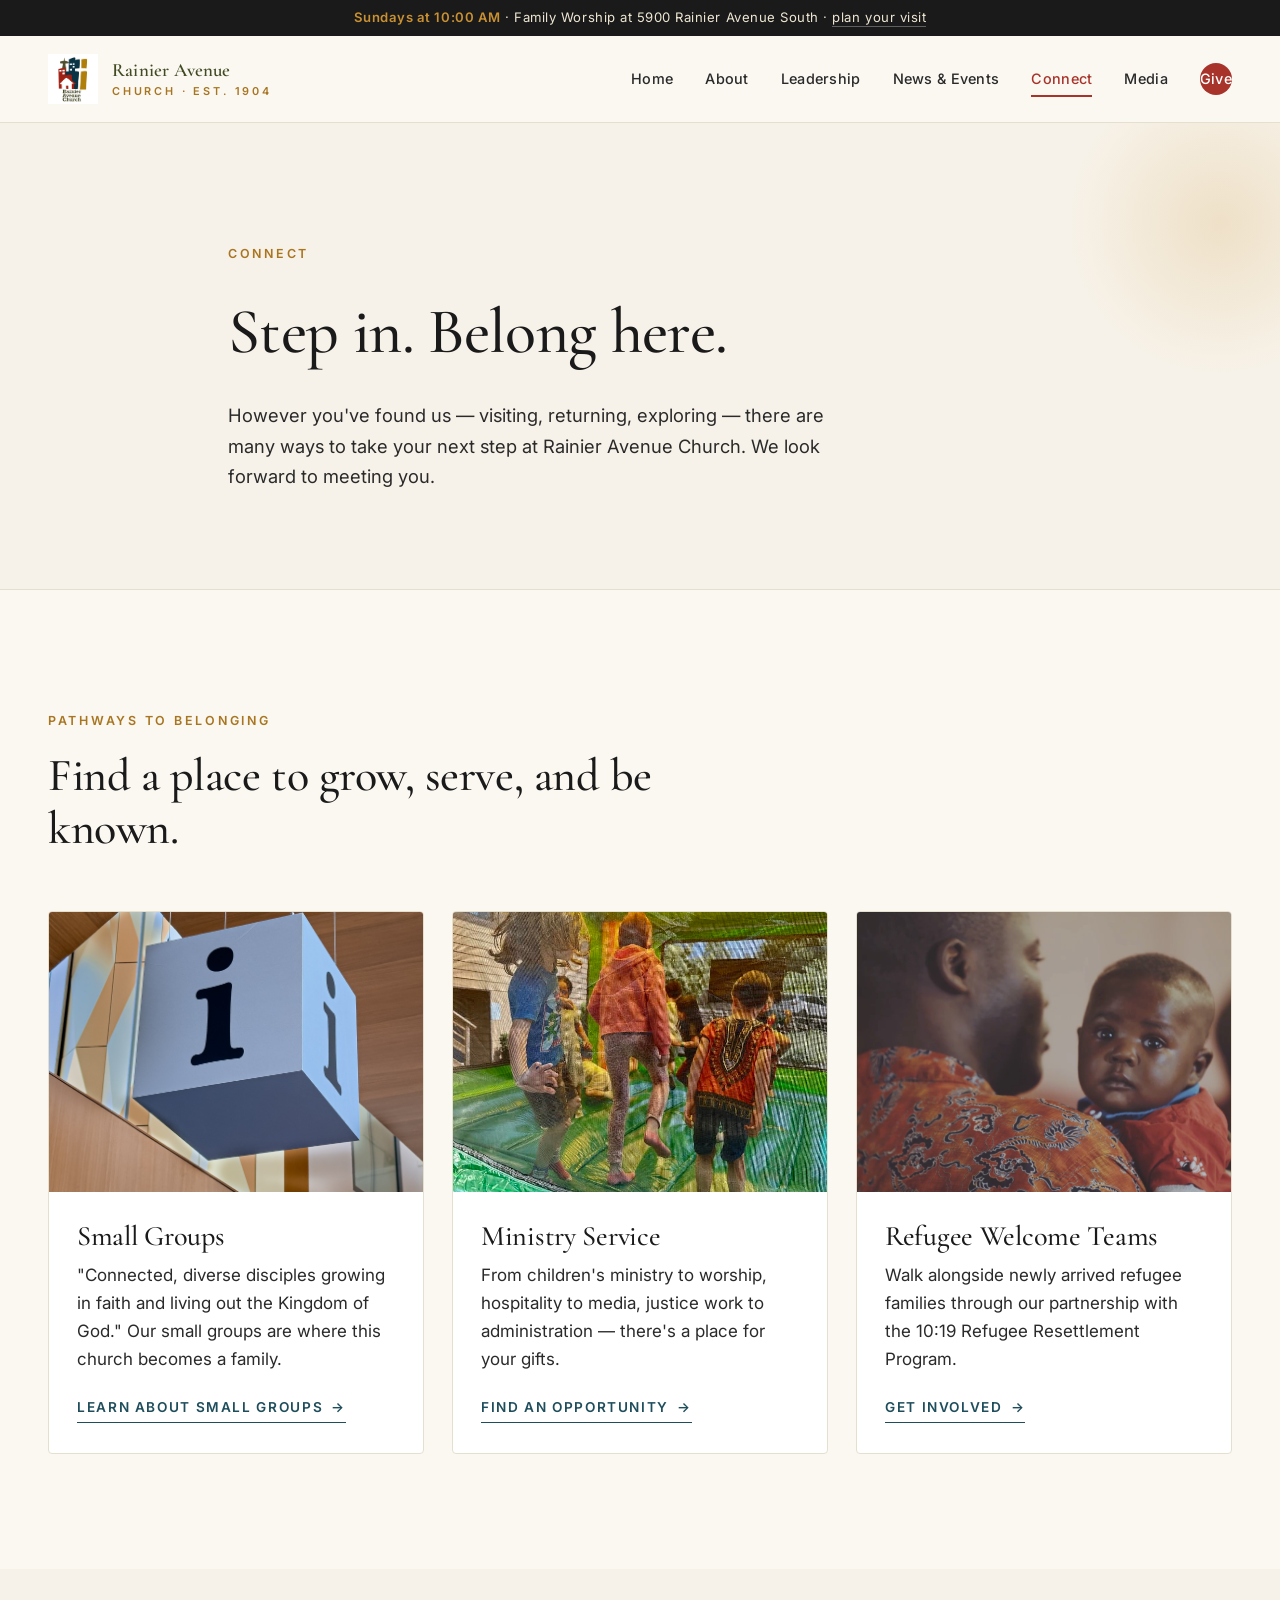
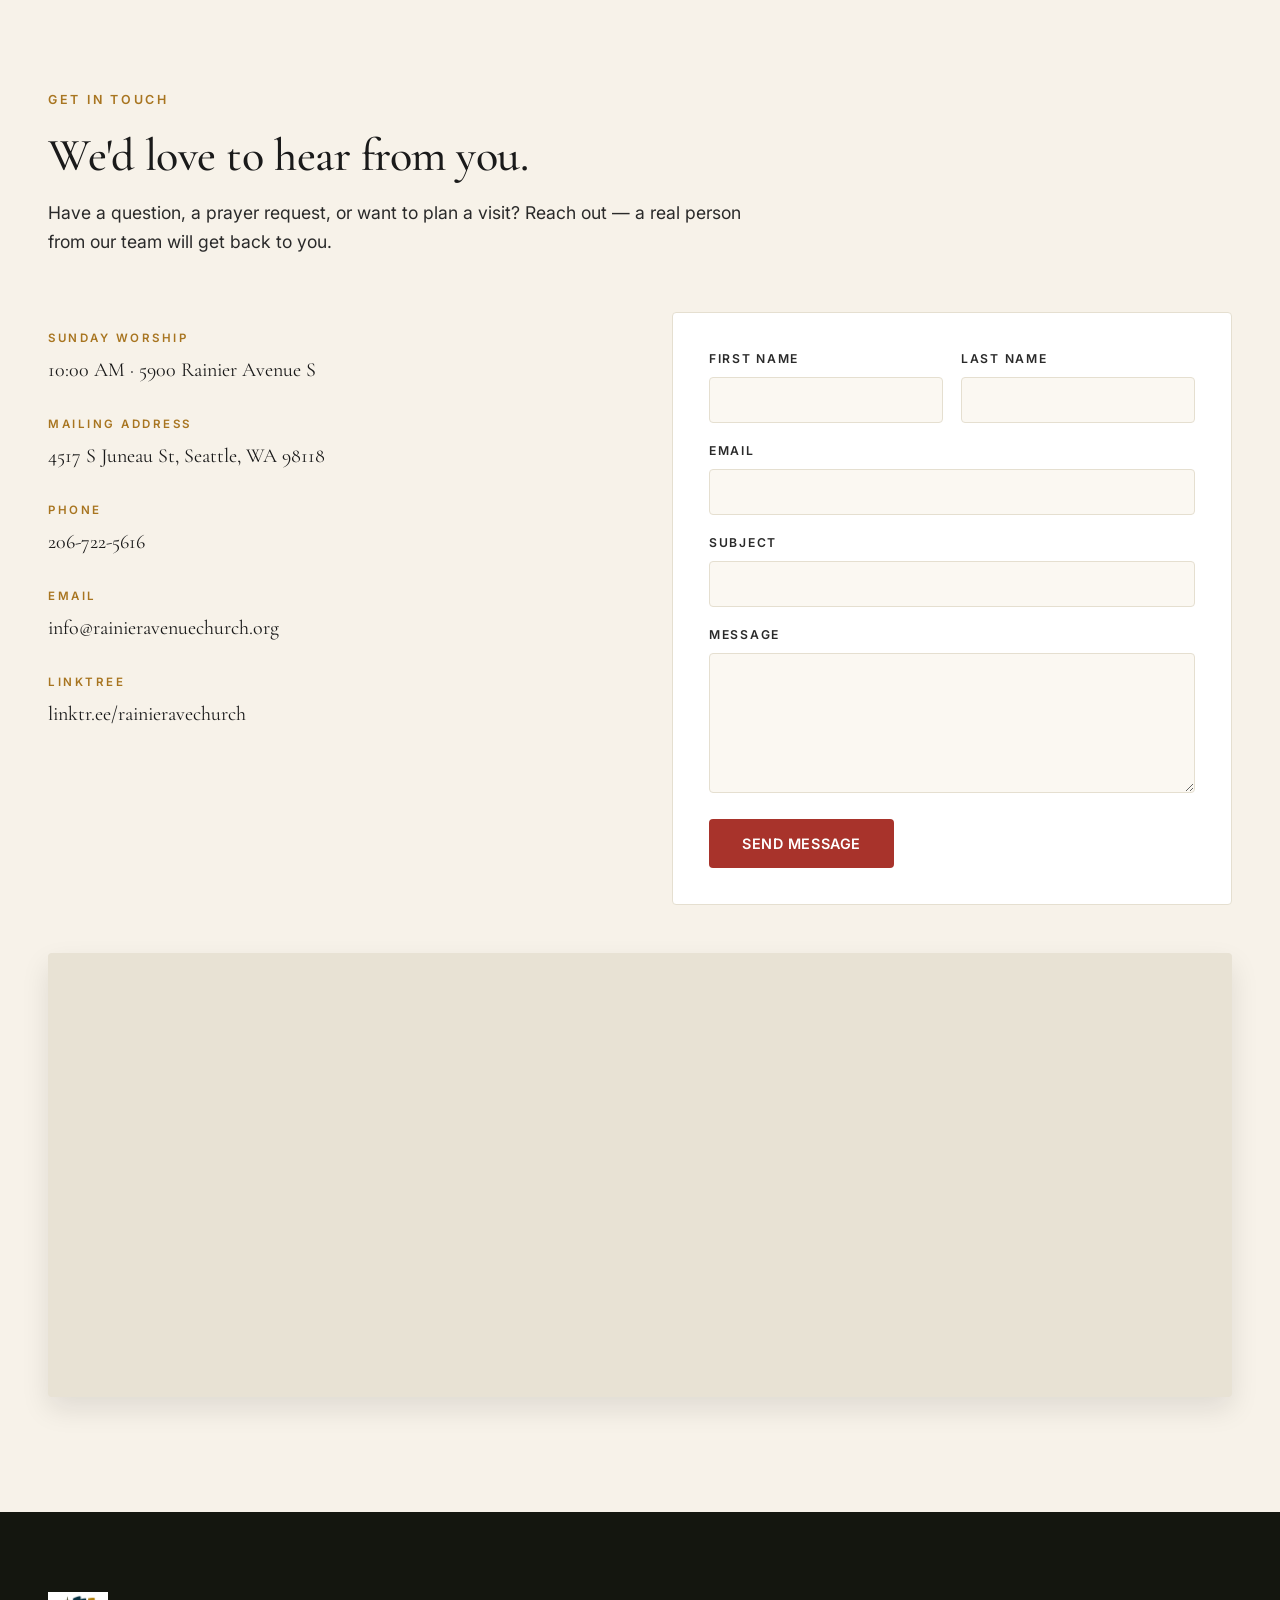
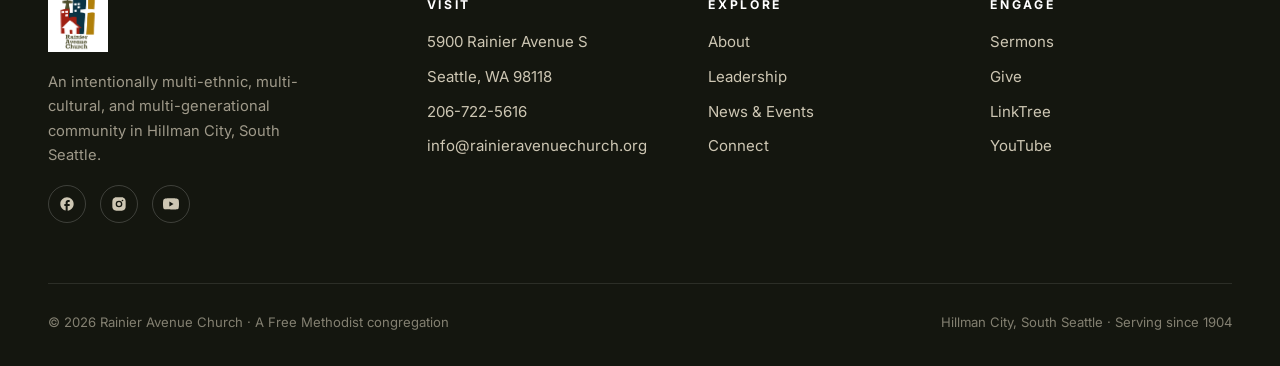
<file: connect.html>
<!DOCTYPE html>
<html lang="en">
<head>
  <meta charset="UTF-8">
  <meta name="viewport" content="width=device-width, initial-scale=1.0">
  <title>Connect — Rainier Avenue Church</title>
  <meta name="description" content="Plan a visit, join a small group, serve in ministry, or get in touch with the team at Rainier Avenue Church.">
  <meta name="theme-color" content="#A8332B">

  <meta property="og:type" content="website">
  <meta property="og:url" content="https://www.rainieravenuechurch.org/connect.html">
  <meta property="og:title" content="Connect — Rainier Avenue Church">
  <meta property="og:description" content="Plan a visit, join a small group, serve, or get in touch.">
  <meta property="og:image" content="assets/icons/og-image.jpg">
  <meta name="twitter:card" content="summary_large_image">

  <link rel="icon" type="image/png" sizes="32x32" href="assets/icons/favicon-32.png">
  <link rel="icon" type="image/png" sizes="16x16" href="assets/icons/favicon-16.png">
  <link rel="apple-touch-icon" sizes="180x180" href="assets/icons/apple-touch-icon.png">
  <link rel="manifest" href="site.webmanifest">

  <link rel="preconnect" href="https://fonts.googleapis.com">
  <link rel="preconnect" href="https://fonts.gstatic.com" crossorigin>
  <link href="https://fonts.googleapis.com/css2?family=Cormorant+Garamond:ital,wght@0,400;0,500;0,600;1,400;1,500&family=Inter:wght@400;500;600;700&display=swap" rel="stylesheet">

  <link rel="stylesheet" href="css/styles.css">
</head>
<body>

  <div class="notice-bar">
    <strong>Sundays at 10:00 AM</strong> · Family Worship at 5900 Rainier Avenue South · <a href="connect.html">plan your visit</a>
  </div>

  <header class="site-header">
    <div class="container">
      <div class="nav-row">
        <a href="index.html" class="brand" aria-label="Rainier Avenue Church home">
          <img src="assets/images/logo-circle.jpg" alt="Rainier Avenue Church logo">
          <span class="brand-mark">
            <span class="name">Rainier Avenue</span>
            <span class="sub">Church · Est. 1904</span>
          </span>
        </a>
        <button class="nav-toggle" aria-label="Toggle navigation" aria-expanded="false"><span></span></button>
        <nav class="primary-nav" aria-label="Primary">
          <a href="index.html">Home</a>
          <a href="about.html">About</a>
          <a href="leadership.html">Leadership</a>
          <a href="news-events.html">News &amp; Events</a>
          <a href="connect.html">Connect</a>
          <a href="media.html">Media</a>
          <a href="giving.html" class="nav-cta">Give</a>
        </nav>
      </div>
    </div>
  </header>

  <section class="page-title">
    <div class="container">
      <span class="eyebrow">Connect</span>
      <h1>Step in. Belong here.</h1>
      <p>However you've found us — visiting, returning, exploring — there are many ways to take your next step at Rainier Avenue Church. We look forward to meeting you.</p>
    </div>
  </section>

  <!-- Ministry pathways -->
  <section>
    <div class="container">
      <div class="section-head reveal">
        <span class="eyebrow">Pathways to Belonging</span>
        <h2>Find a place to grow, serve, and be known.</h2>
      </div>
      <div class="ministries-grid">
        <div class="ministry reveal">
          <div class="img-wrap"><img src="assets/images/connect-groups.jpg" alt="Small groups"></div>
          <div class="body">
            <h3>Small Groups</h3>
            <p>"Connected, diverse disciples growing in faith and living out the Kingdom of God." Our small groups are where this church becomes a family.</p>
            <a class="btn-link" href="https://docs.google.com/document/d/1zFKWkH6tT8NfTV3Z3fJX7zJZMYBgI_h0d8hJzGq2Ggk/edit" target="_blank" rel="noopener">Learn about Small Groups</a>
          </div>
        </div>
        <div class="ministry reveal">
          <div class="img-wrap"><img src="assets/images/connect-service.jpg" alt="Ministry service opportunities"></div>
          <div class="body">
            <h3>Ministry Service</h3>
            <p>From children's ministry to worship, hospitality to media, justice work to administration — there's a place for your gifts.</p>
            <a class="btn-link" href="mailto:info@rainieravenuechurch.org?subject=Ministry%20Service">Find an opportunity</a>
          </div>
        </div>
        <div class="ministry reveal">
          <div class="img-wrap"><img src="assets/images/connect-refugee.png" alt="Refugee Welcome Teams"></div>
          <div class="body">
            <h3>Refugee Welcome Teams</h3>
            <p>Walk alongside newly arrived refugee families through our partnership with the 10:19 Refugee Resettlement Program.</p>
            <a class="btn-link" href="mailto:info@rainieravenuechurch.org?subject=Refugee%20Welcome%20Teams">Get involved</a>
          </div>
        </div>
      </div>
    </div>
  </section>

  <!-- CONTACT -->
  <section style="background: var(--rac-cream);">
    <div class="container">
      <div class="section-head reveal">
        <span class="eyebrow">Get in Touch</span>
        <h2>We'd love to hear from you.</h2>
        <p>Have a question, a prayer request, or want to plan a visit? Reach out — a real person from our team will get back to you.</p>
      </div>

      <div class="form-wrap" style="margin-top: 56px;">
        <div class="reveal">
          <dl class="contact-info">
            <dt>Sunday Worship</dt>
            <dd>10:00 AM · 5900 Rainier Avenue S</dd>

            <dt>Mailing Address</dt>
            <dd>4517 S Juneau St, Seattle, WA 98118</dd>

            <dt>Phone</dt>
            <dd><a href="tel:2067225616">206-722-5616</a></dd>

            <dt>Email</dt>
            <dd><a href="mailto:info@rainieravenuechurch.org">info@rainieravenuechurch.org</a></dd>

            <dt>Linktree</dt>
            <dd><a href="https://linktr.ee/rainieravechurch" target="_blank" rel="noopener">linktr.ee/rainieravechurch</a></dd>
          </dl>
        </div>

        <form class="contact-form reveal" action="mailto:info@rainieravenuechurch.org" method="post" enctype="text/plain">
          <div class="row">
            <div class="field">
              <label for="first">First Name</label>
              <input type="text" id="first" name="first_name" required>
            </div>
            <div class="field">
              <label for="last">Last Name</label>
              <input type="text" id="last" name="last_name" required>
            </div>
          </div>
          <div class="field">
            <label for="email">Email</label>
            <input type="email" id="email" name="email" required>
          </div>
          <div class="field">
            <label for="subject">Subject</label>
            <input type="text" id="subject" name="subject" required>
          </div>
          <div class="field">
            <label for="message">Message</label>
            <textarea id="message" name="message" required></textarea>
          </div>
          <button type="submit" class="btn btn-primary">Send Message</button>
        </form>
      </div>

      <div class="map-wrap reveal">
        <iframe src="https://www.google.com/maps?q=5900+Rainier+Avenue+S,+Seattle,+WA+98118&output=embed" loading="lazy" referrerpolicy="no-referrer-when-downgrade" title="Map showing Rainier Avenue Church location"></iframe>
      </div>
    </div>
  </section>

  <footer class="site-footer">
    <div class="container">
      <div class="footer-grid">
        <div class="footer-brand">
          <img src="assets/images/logo-circle.jpg" alt="Rainier Avenue Church">
          <p>An intentionally multi-ethnic, multi-cultural, and multi-generational community in Hillman City, South Seattle.</p>
          <div class="footer-social">
            <a href="https://www.facebook.com/rainieravenue.church" target="_blank" rel="noopener" aria-label="Facebook">
              <svg viewBox="0 0 24 24" fill="currentColor"><path d="M22 12c0-5.52-4.48-10-10-10S2 6.48 2 12c0 4.84 3.44 8.87 8 9.8V15H8v-3h2V9.5C10 7.57 11.57 6 13.5 6H16v3h-2c-.55 0-1 .45-1 1v2h3v3h-3v6.95c5.05-.5 9-4.76 9-9.95z"/></svg>
            </a>
            <a href="https://www.instagram.com/rainieravechurch/" target="_blank" rel="noopener" aria-label="Instagram">
              <svg viewBox="0 0 24 24" fill="currentColor"><path d="M12 2c2.717 0 3.056.01 4.122.06 1.065.05 1.79.217 2.428.465.66.254 1.216.598 1.772 1.153a4.908 4.908 0 0 1 1.153 1.772c.247.637.415 1.363.465 2.428.047 1.066.06 1.405.06 4.122 0 2.717-.01 3.056-.06 4.122-.05 1.065-.218 1.79-.465 2.428a4.883 4.883 0 0 1-1.153 1.772 4.915 4.915 0 0 1-1.772 1.153c-.637.247-1.363.415-2.428.465-1.066.047-1.405.06-4.122.06-2.717 0-3.056-.01-4.122-.06-1.065-.05-1.79-.218-2.428-.465a4.89 4.89 0 0 1-1.772-1.153 4.904 4.904 0 0 1-1.153-1.772c-.248-.637-.415-1.363-.465-2.428C2.013 15.056 2 14.717 2 12c0-2.717.01-3.056.06-4.122.05-1.066.217-1.79.465-2.428a4.88 4.88 0 0 1 1.153-1.772A4.897 4.897 0 0 1 5.45 2.525c.638-.248 1.362-.415 2.428-.465C8.944 2.013 9.283 2 12 2zm0 5a5 5 0 1 0 0 10 5 5 0 0 0 0-10zm6.5-.25a1.25 1.25 0 0 0-2.5 0 1.25 1.25 0 0 0 2.5 0zM12 9a3 3 0 1 1 0 6 3 3 0 0 1 0-6z"/></svg>
            </a>
            <a href="https://www.youtube.com/channel/UCxQkWPBVBXbk1bOGmTrDYTA" target="_blank" rel="noopener" aria-label="YouTube">
              <svg viewBox="0 0 24 24" fill="currentColor"><path d="M23.498 6.186a3.016 3.016 0 0 0-2.122-2.136C19.505 3.545 12 3.545 12 3.545s-7.505 0-9.377.505A3.017 3.017 0 0 0 .502 6.186C0 8.07 0 12 0 12s0 3.93.502 5.814a3.016 3.016 0 0 0 2.122 2.136c1.871.505 9.376.505 9.376.505s7.505 0 9.377-.505a3.015 3.015 0 0 0 2.122-2.136C24 15.93 24 12 24 12s0-3.93-.502-5.814zM9.545 15.568V8.432L15.818 12l-6.273 3.568z"/></svg>
            </a>
          </div>
        </div>
        <div class="footer-col">
          <h4>Visit</h4>
          <ul>
            <li>5900 Rainier Avenue S</li>
            <li>Seattle, WA 98118</li>
            <li>206-722-5616</li>
            <li><a href="mailto:info@rainieravenuechurch.org">info@<wbr>rainieravenuechurch.org</a></li>
          </ul>
        </div>
        <div class="footer-col">
          <h4>Explore</h4>
          <ul>
            <li><a href="about.html">About</a></li>
            <li><a href="leadership.html">Leadership</a></li>
            <li><a href="news-events.html">News &amp; Events</a></li>
            <li><a href="connect.html">Connect</a></li>
          </ul>
        </div>
        <div class="footer-col">
          <h4>Engage</h4>
          <ul>
            <li><a href="media.html">Sermons</a></li>
            <li><a href="giving.html">Give</a></li>
            <li><a href="https://linktr.ee/rainieravechurch" target="_blank" rel="noopener">LinkTree</a></li>
            <li><a href="https://www.youtube.com/channel/UCxQkWPBVBXbk1bOGmTrDYTA" target="_blank" rel="noopener">YouTube</a></li>
          </ul>
        </div>
      </div>
      <div class="footer-bottom">
        <div>© <span id="current-year"></span> Rainier Avenue Church · A Free Methodist congregation</div>
        <div>Hillman City, South Seattle · Serving since 1904</div>
      </div>
    </div>
  </footer>

  <script src="js/main.js"></script>
</body>
</html>
</file>
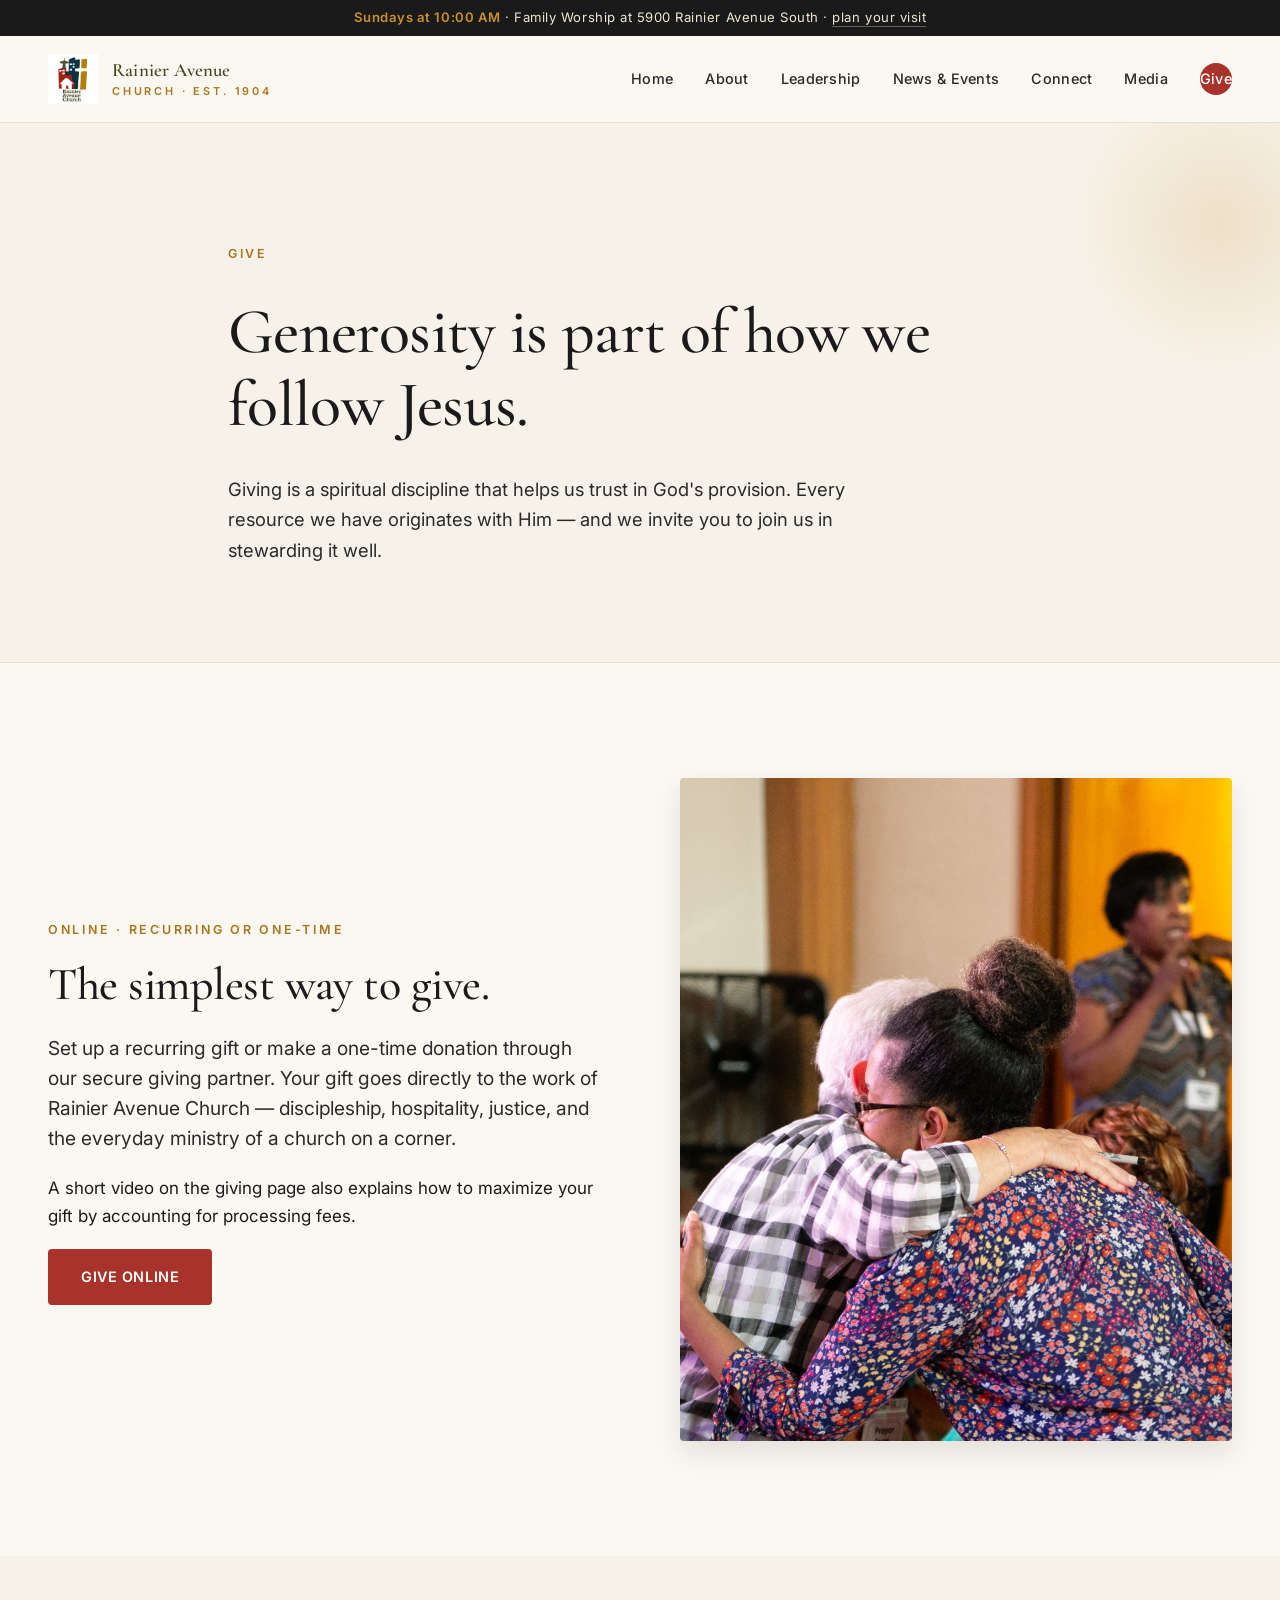
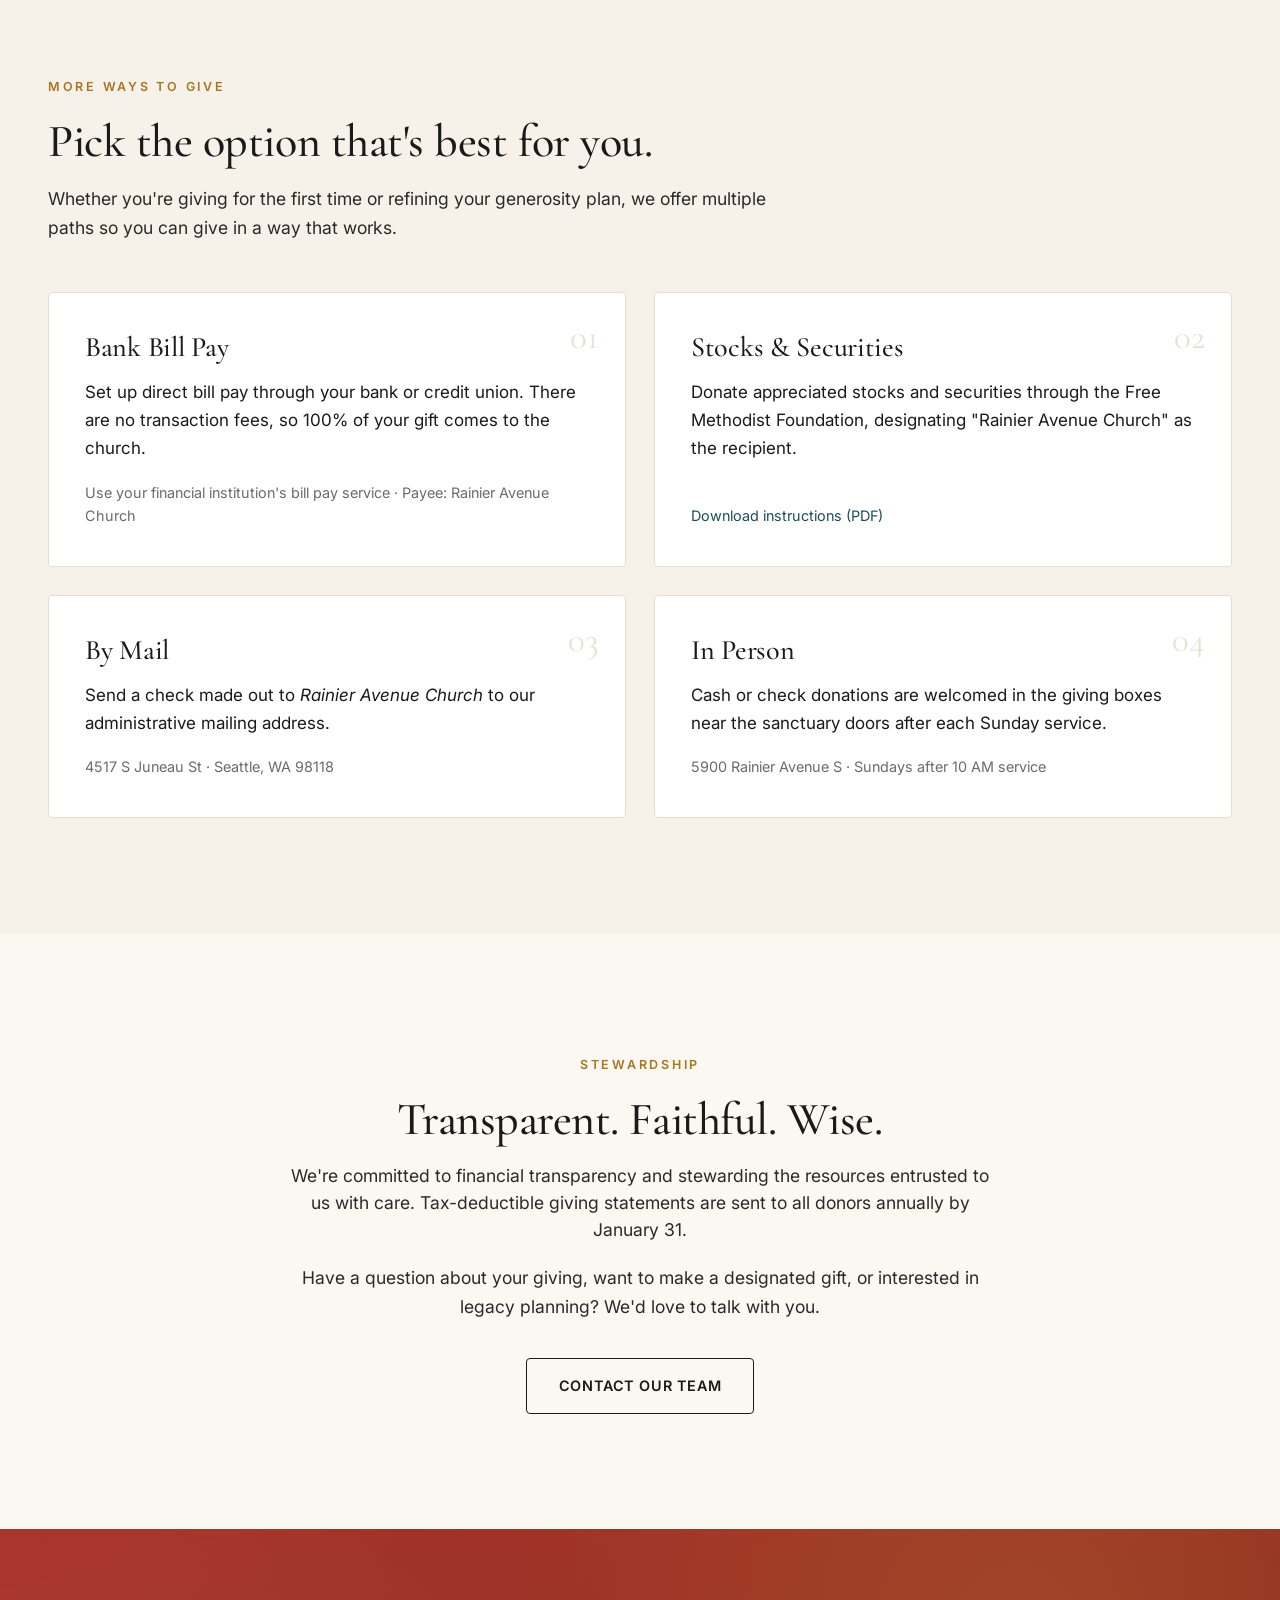
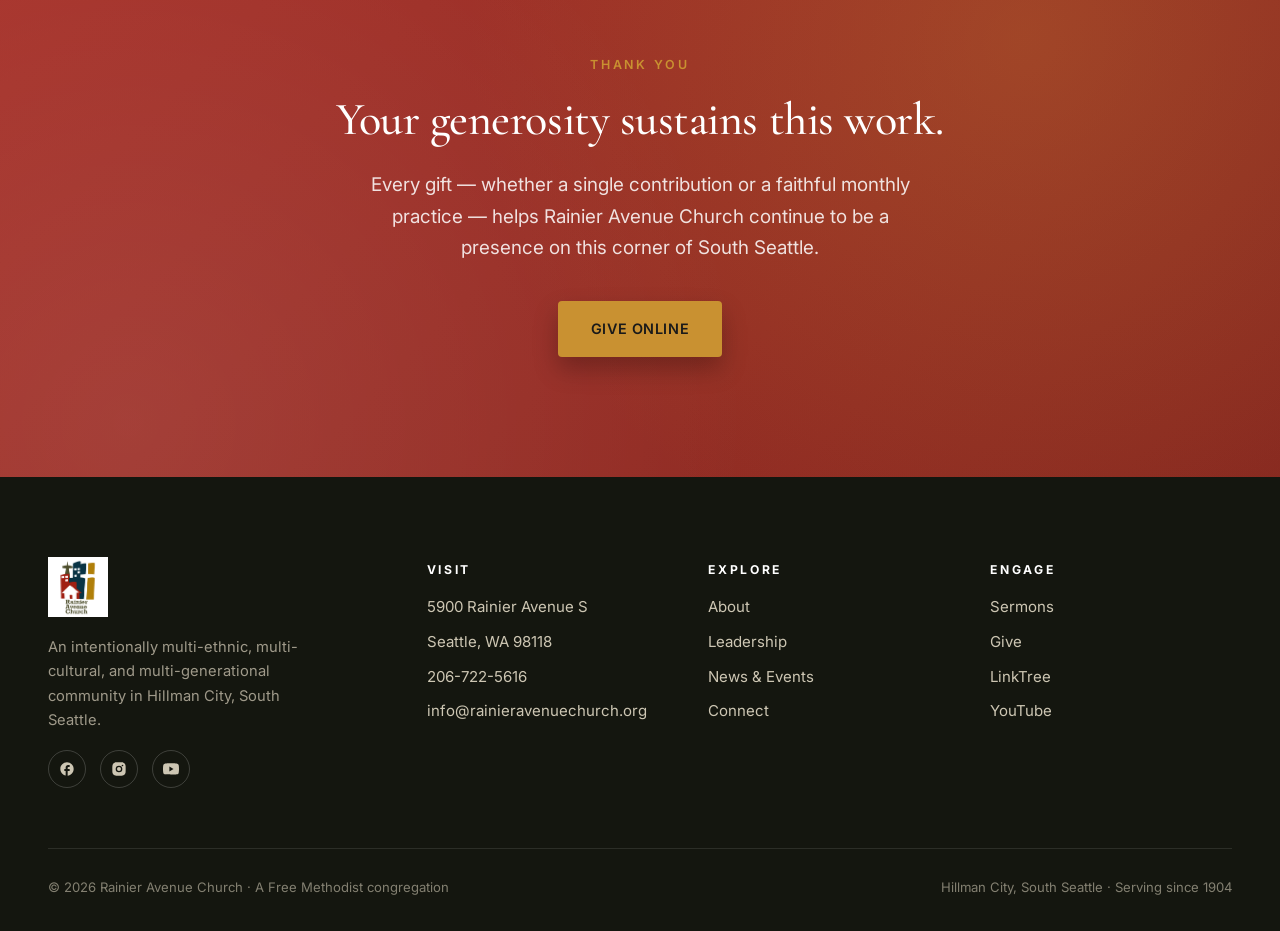
<file: giving.html>
<!DOCTYPE html>
<html lang="en">
<head>
  <meta charset="UTF-8">
  <meta name="viewport" content="width=device-width, initial-scale=1.0">
  <title>Give — Rainier Avenue Church</title>
  <meta name="description" content="Support the ministry of Rainier Avenue Church. Online, by mail, in-person, through stocks, or via bank bill pay.">
  <meta name="theme-color" content="#A8332B">

  <meta property="og:type" content="website">
  <meta property="og:url" content="https://www.rainieravenuechurch.org/giving.html">
  <meta property="og:title" content="Give — Rainier Avenue Church">
  <meta property="og:description" content="Generous giving sustains every part of our shared life and witness in South Seattle.">
  <meta property="og:image" content="assets/icons/og-image.jpg">
  <meta name="twitter:card" content="summary_large_image">

  <link rel="icon" type="image/png" sizes="32x32" href="assets/icons/favicon-32.png">
  <link rel="icon" type="image/png" sizes="16x16" href="assets/icons/favicon-16.png">
  <link rel="apple-touch-icon" sizes="180x180" href="assets/icons/apple-touch-icon.png">
  <link rel="manifest" href="site.webmanifest">

  <link rel="preconnect" href="https://fonts.googleapis.com">
  <link rel="preconnect" href="https://fonts.gstatic.com" crossorigin>
  <link href="https://fonts.googleapis.com/css2?family=Cormorant+Garamond:ital,wght@0,400;0,500;0,600;1,400;1,500&family=Inter:wght@400;500;600;700&display=swap" rel="stylesheet">

  <link rel="stylesheet" href="css/styles.css">
</head>
<body>

  <div class="notice-bar">
    <strong>Sundays at 10:00 AM</strong> · Family Worship at 5900 Rainier Avenue South · <a href="connect.html">plan your visit</a>
  </div>

  <header class="site-header">
    <div class="container">
      <div class="nav-row">
        <a href="index.html" class="brand" aria-label="Rainier Avenue Church home">
          <img src="assets/images/logo-circle.jpg" alt="Rainier Avenue Church logo">
          <span class="brand-mark">
            <span class="name">Rainier Avenue</span>
            <span class="sub">Church · Est. 1904</span>
          </span>
        </a>
        <button class="nav-toggle" aria-label="Toggle navigation" aria-expanded="false"><span></span></button>
        <nav class="primary-nav" aria-label="Primary">
          <a href="index.html">Home</a>
          <a href="about.html">About</a>
          <a href="leadership.html">Leadership</a>
          <a href="news-events.html">News &amp; Events</a>
          <a href="connect.html">Connect</a>
          <a href="media.html">Media</a>
          <a href="giving.html" class="nav-cta">Give</a>
        </nav>
      </div>
    </div>
  </header>

  <section class="page-title">
    <div class="container">
      <span class="eyebrow">Give</span>
      <h1>Generosity is part of how we follow Jesus.</h1>
      <p>Giving is a spiritual discipline that helps us trust in God's provision. Every resource we have originates with Him — and we invite you to join us in stewarding it well.</p>
    </div>
  </section>

  <!-- Featured online giving -->
  <section>
    <div class="container">
      <div class="feature reveal">
        <div>
          <span class="eyebrow">Online · Recurring or One-Time</span>
          <h2>The simplest way to give.</h2>
          <p class="lead">Set up a recurring gift or make a one-time donation through our secure giving partner. Your gift goes directly to the work of Rainier Avenue Church — discipleship, hospitality, justice, and the everyday ministry of a church on a corner.</p>
          <p>A short video on the giving page also explains how to maximize your gift by accounting for processing fees.</p>
          <a href="https://ppay.co/NMOTCF0Z4Gs" target="_blank" rel="noopener" class="btn btn-primary">Give Online</a>
        </div>
        <div class="feature-img"><img src="assets/images/about-2.jpg" alt="Members of the church gathered in worship"></div>
      </div>
    </div>
  </section>

  <!-- Other giving methods -->
  <section style="background: var(--rac-cream);">
    <div class="container">
      <div class="section-head reveal">
        <span class="eyebrow">More Ways to Give</span>
        <h2>Pick the option that's best for you.</h2>
        <p>Whether you're giving for the first time or refining your generosity plan, we offer multiple paths so you can give in a way that works.</p>
      </div>

      <div class="give-grid">
        <div class="give-card reveal">
          <span class="num">01</span>
          <h3>Bank Bill Pay</h3>
          <p>Set up direct bill pay through your bank or credit union. There are no transaction fees, so 100% of your gift comes to the church.</p>
          <span class="meta">Use your financial institution's bill pay service · Payee: Rainier Avenue Church</span>
        </div>

        <div class="give-card reveal">
          <span class="num">02</span>
          <h3>Stocks &amp; Securities</h3>
          <p>Donate appreciated stocks and securities through the Free Methodist Foundation, designating "Rainier Avenue Church" as the recipient.</p>
          <span class="meta"><a href="https://www.rainieravenuechurch.org/_files/ugd/fae7ed_49f92eda6cdb48078b3f71e0be1327c0.pdf" target="_blank" rel="noopener">Download instructions (PDF)</a></span>
        </div>

        <div class="give-card reveal">
          <span class="num">03</span>
          <h3>By Mail</h3>
          <p>Send a check made out to <em>Rainier Avenue Church</em> to our administrative mailing address.</p>
          <span class="meta">4517 S Juneau St · Seattle, WA 98118</span>
        </div>

        <div class="give-card reveal">
          <span class="num">04</span>
          <h3>In Person</h3>
          <p>Cash or check donations are welcomed in the giving boxes near the sanctuary doors after each Sunday service.</p>
          <span class="meta">5900 Rainier Avenue S · Sundays after 10 AM service</span>
        </div>
      </div>
    </div>
  </section>

  <!-- Transparency / tax -->
  <section>
    <div class="container">
      <div class="section-head center reveal">
        <span class="eyebrow">Stewardship</span>
        <h2>Transparent. Faithful. Wise.</h2>
        <p class="lead">We're committed to financial transparency and stewarding the resources entrusted to us with care. Tax-deductible giving statements are sent to all donors annually by January 31.</p>
        <p>Have a question about your giving, want to make a designated gift, or interested in legacy planning? We'd love to talk with you.</p>
        <a href="mailto:info@rainieravenuechurch.org?subject=Giving%20Question" class="btn btn-ghost" style="margin-top:18px;">Contact our team</a>
      </div>
    </div>
  </section>

  <section class="cta-banner">
    <div class="container">
      <span class="eyebrow" style="color: var(--rac-gold);">Thank you</span>
      <h2>Your generosity sustains this work.</h2>
      <p>Every gift — whether a single contribution or a faithful monthly practice — helps Rainier Avenue Church continue to be a presence on this corner of South Seattle.</p>
      <a href="https://ppay.co/NMOTCF0Z4Gs" target="_blank" rel="noopener" class="btn btn-gold">Give Online</a>
    </div>
  </section>

  <footer class="site-footer">
    <div class="container">
      <div class="footer-grid">
        <div class="footer-brand">
          <img src="assets/images/logo-circle.jpg" alt="Rainier Avenue Church">
          <p>An intentionally multi-ethnic, multi-cultural, and multi-generational community in Hillman City, South Seattle.</p>
          <div class="footer-social">
            <a href="https://www.facebook.com/rainieravenue.church" target="_blank" rel="noopener" aria-label="Facebook">
              <svg viewBox="0 0 24 24" fill="currentColor"><path d="M22 12c0-5.52-4.48-10-10-10S2 6.48 2 12c0 4.84 3.44 8.87 8 9.8V15H8v-3h2V9.5C10 7.57 11.57 6 13.5 6H16v3h-2c-.55 0-1 .45-1 1v2h3v3h-3v6.95c5.05-.5 9-4.76 9-9.95z"/></svg>
            </a>
            <a href="https://www.instagram.com/rainieravechurch/" target="_blank" rel="noopener" aria-label="Instagram">
              <svg viewBox="0 0 24 24" fill="currentColor"><path d="M12 2c2.717 0 3.056.01 4.122.06 1.065.05 1.79.217 2.428.465.66.254 1.216.598 1.772 1.153a4.908 4.908 0 0 1 1.153 1.772c.247.637.415 1.363.465 2.428.047 1.066.06 1.405.06 4.122 0 2.717-.01 3.056-.06 4.122-.05 1.065-.218 1.79-.465 2.428a4.883 4.883 0 0 1-1.153 1.772 4.915 4.915 0 0 1-1.772 1.153c-.637.247-1.363.415-2.428.465-1.066.047-1.405.06-4.122.06-2.717 0-3.056-.01-4.122-.06-1.065-.05-1.79-.218-2.428-.465a4.89 4.89 0 0 1-1.772-1.153 4.904 4.904 0 0 1-1.153-1.772c-.248-.637-.415-1.363-.465-2.428C2.013 15.056 2 14.717 2 12c0-2.717.01-3.056.06-4.122.05-1.066.217-1.79.465-2.428a4.88 4.88 0 0 1 1.153-1.772A4.897 4.897 0 0 1 5.45 2.525c.638-.248 1.362-.415 2.428-.465C8.944 2.013 9.283 2 12 2zm0 5a5 5 0 1 0 0 10 5 5 0 0 0 0-10zm6.5-.25a1.25 1.25 0 0 0-2.5 0 1.25 1.25 0 0 0 2.5 0zM12 9a3 3 0 1 1 0 6 3 3 0 0 1 0-6z"/></svg>
            </a>
            <a href="https://www.youtube.com/channel/UCxQkWPBVBXbk1bOGmTrDYTA" target="_blank" rel="noopener" aria-label="YouTube">
              <svg viewBox="0 0 24 24" fill="currentColor"><path d="M23.498 6.186a3.016 3.016 0 0 0-2.122-2.136C19.505 3.545 12 3.545 12 3.545s-7.505 0-9.377.505A3.017 3.017 0 0 0 .502 6.186C0 8.07 0 12 0 12s0 3.93.502 5.814a3.016 3.016 0 0 0 2.122 2.136c1.871.505 9.376.505 9.376.505s7.505 0 9.377-.505a3.015 3.015 0 0 0 2.122-2.136C24 15.93 24 12 24 12s0-3.93-.502-5.814zM9.545 15.568V8.432L15.818 12l-6.273 3.568z"/></svg>
            </a>
          </div>
        </div>
        <div class="footer-col">
          <h4>Visit</h4>
          <ul>
            <li>5900 Rainier Avenue S</li>
            <li>Seattle, WA 98118</li>
            <li>206-722-5616</li>
            <li><a href="mailto:info@rainieravenuechurch.org">info@<wbr>rainieravenuechurch.org</a></li>
          </ul>
        </div>
        <div class="footer-col">
          <h4>Explore</h4>
          <ul>
            <li><a href="about.html">About</a></li>
            <li><a href="leadership.html">Leadership</a></li>
            <li><a href="news-events.html">News &amp; Events</a></li>
            <li><a href="connect.html">Connect</a></li>
          </ul>
        </div>
        <div class="footer-col">
          <h4>Engage</h4>
          <ul>
            <li><a href="media.html">Sermons</a></li>
            <li><a href="giving.html">Give</a></li>
            <li><a href="https://linktr.ee/rainieravechurch" target="_blank" rel="noopener">LinkTree</a></li>
            <li><a href="https://www.youtube.com/channel/UCxQkWPBVBXbk1bOGmTrDYTA" target="_blank" rel="noopener">YouTube</a></li>
          </ul>
        </div>
      </div>
      <div class="footer-bottom">
        <div>© <span id="current-year"></span> Rainier Avenue Church · A Free Methodist congregation</div>
        <div>Hillman City, South Seattle · Serving since 1904</div>
      </div>
    </div>
  </footer>

  <script src="js/main.js"></script>
</body>
</html>
</file>
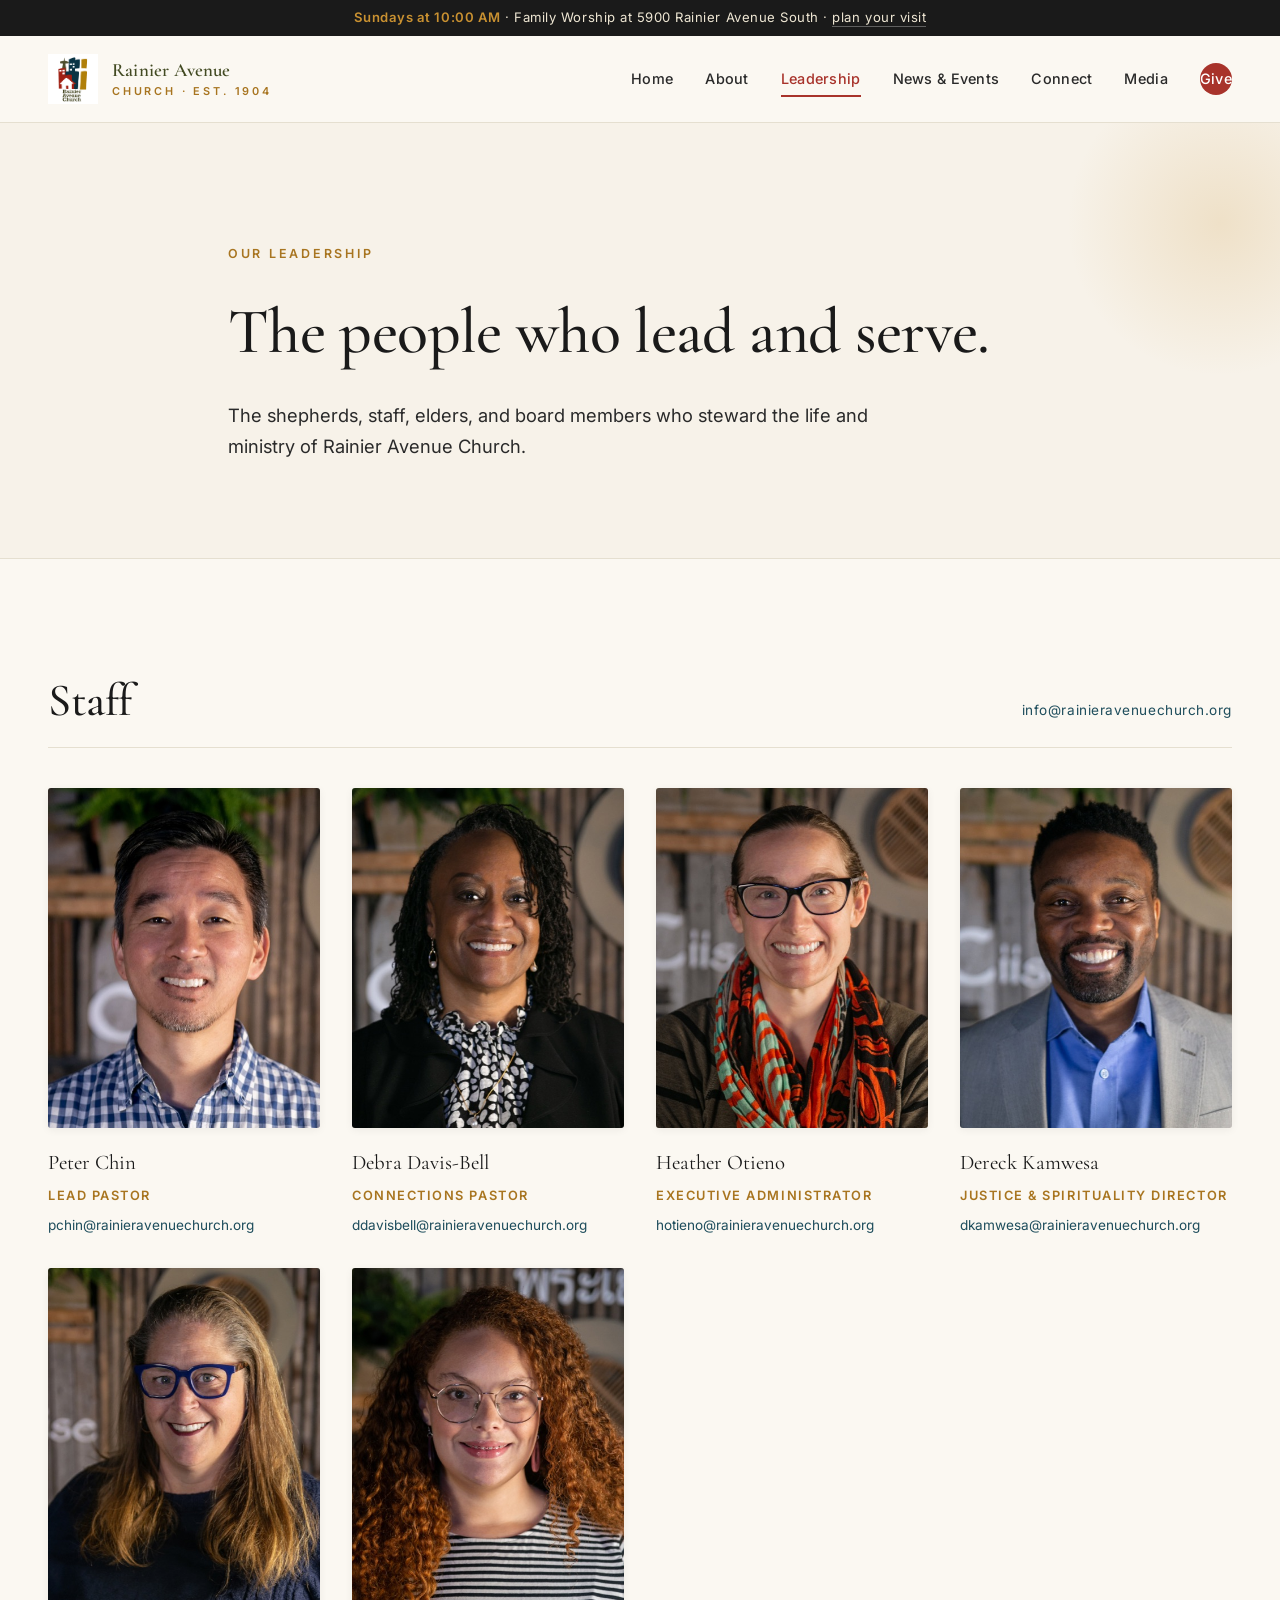
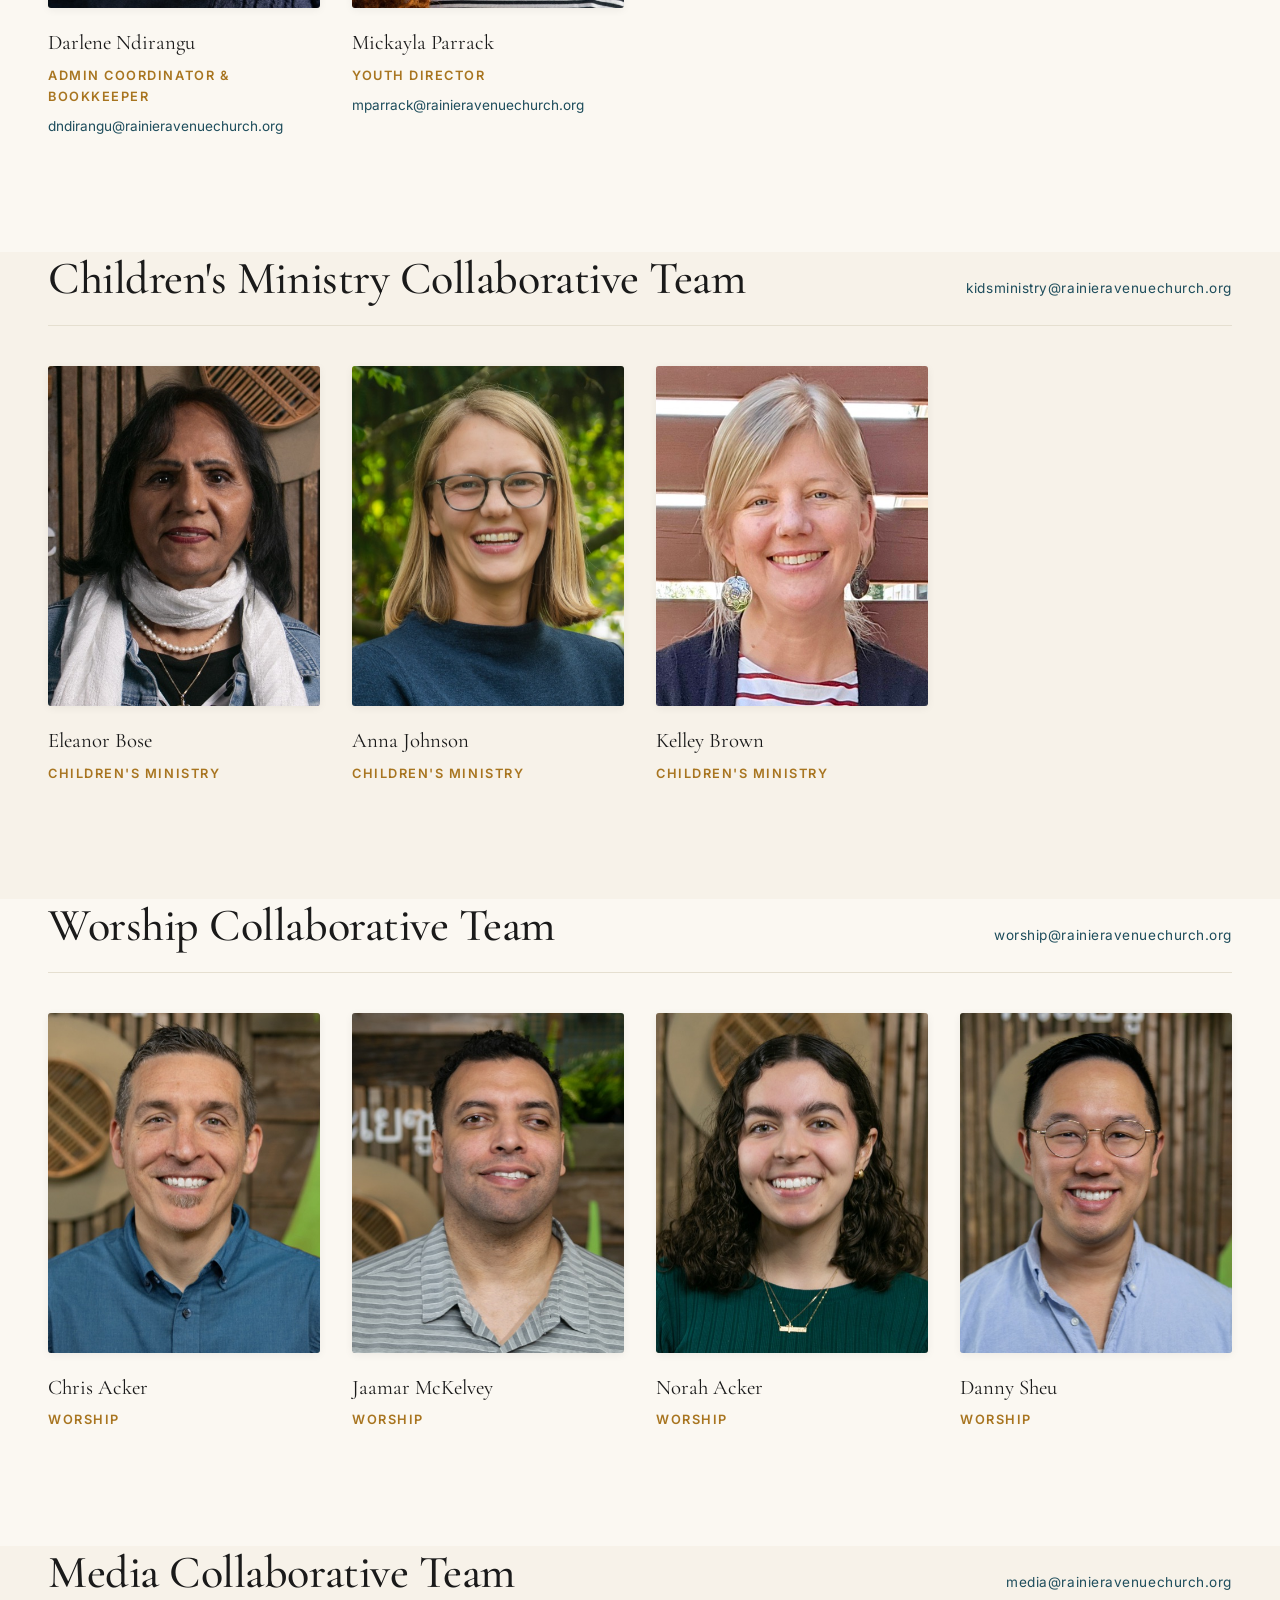
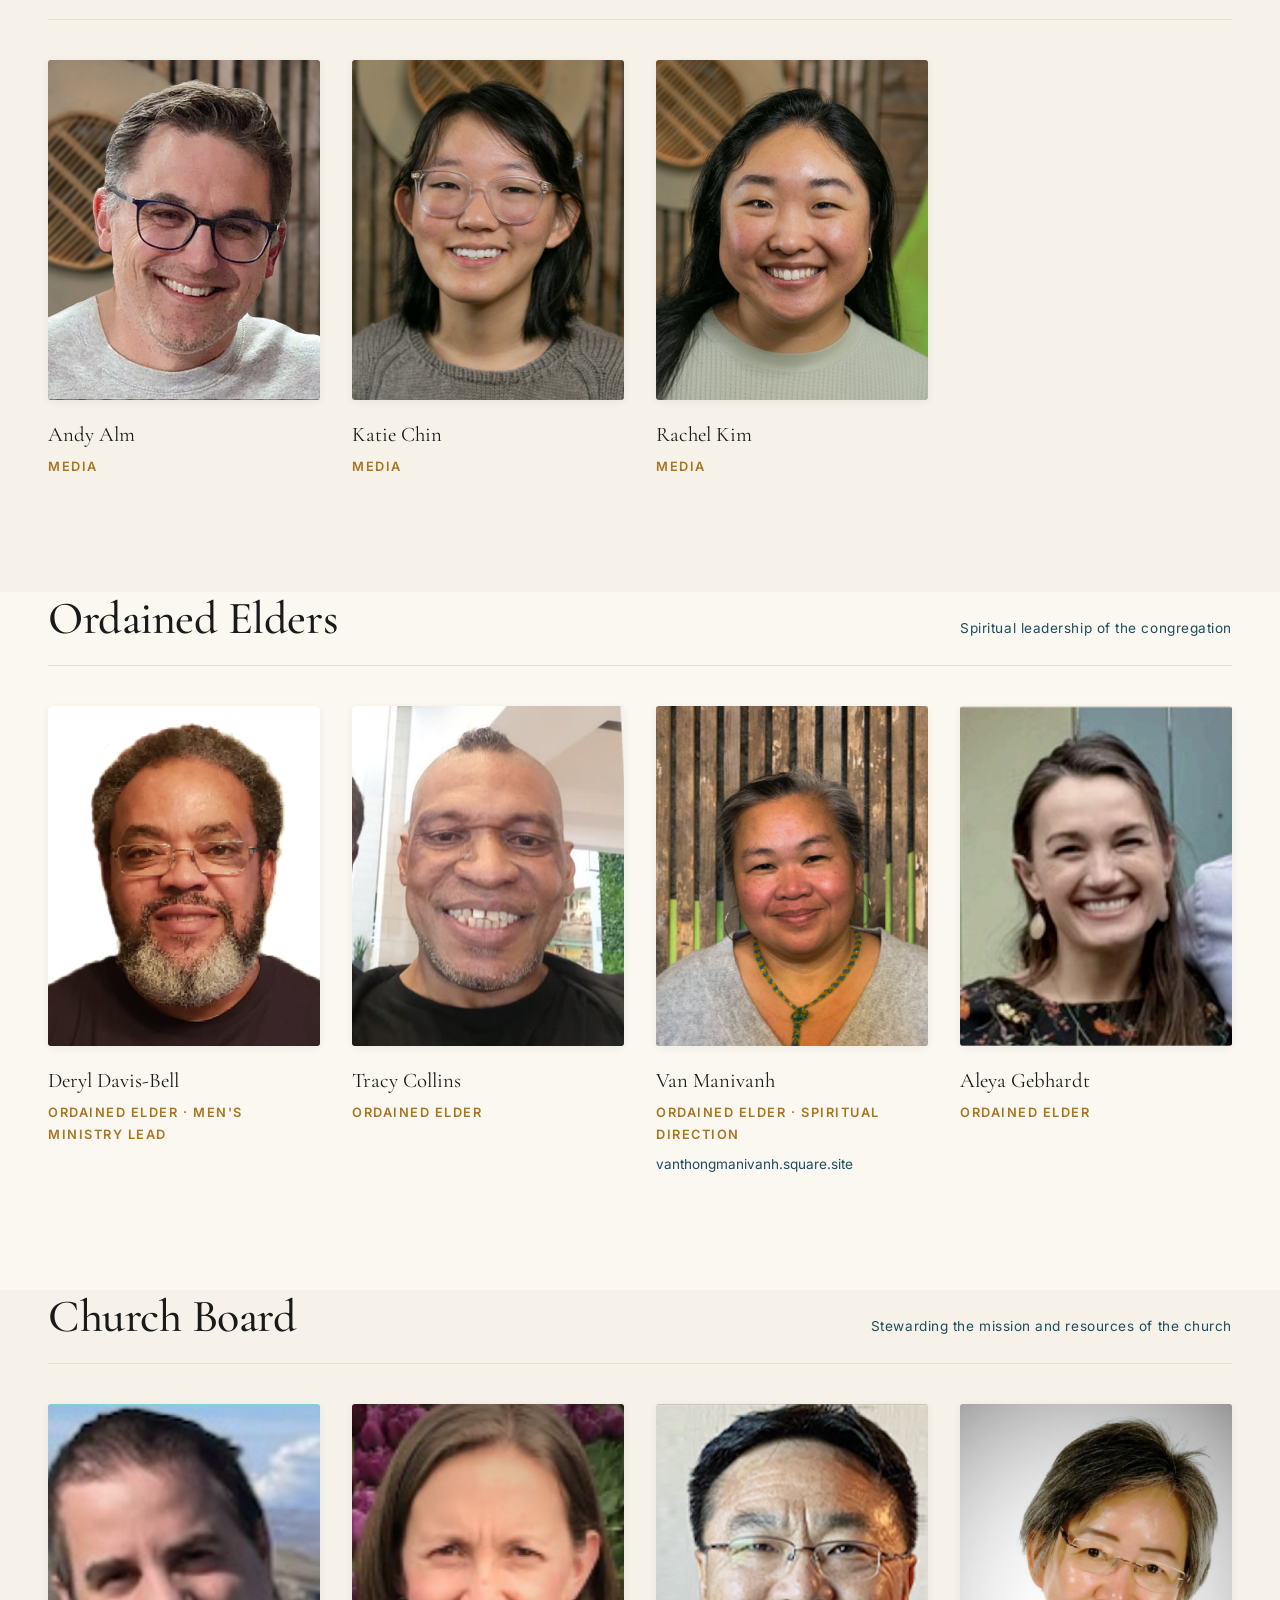
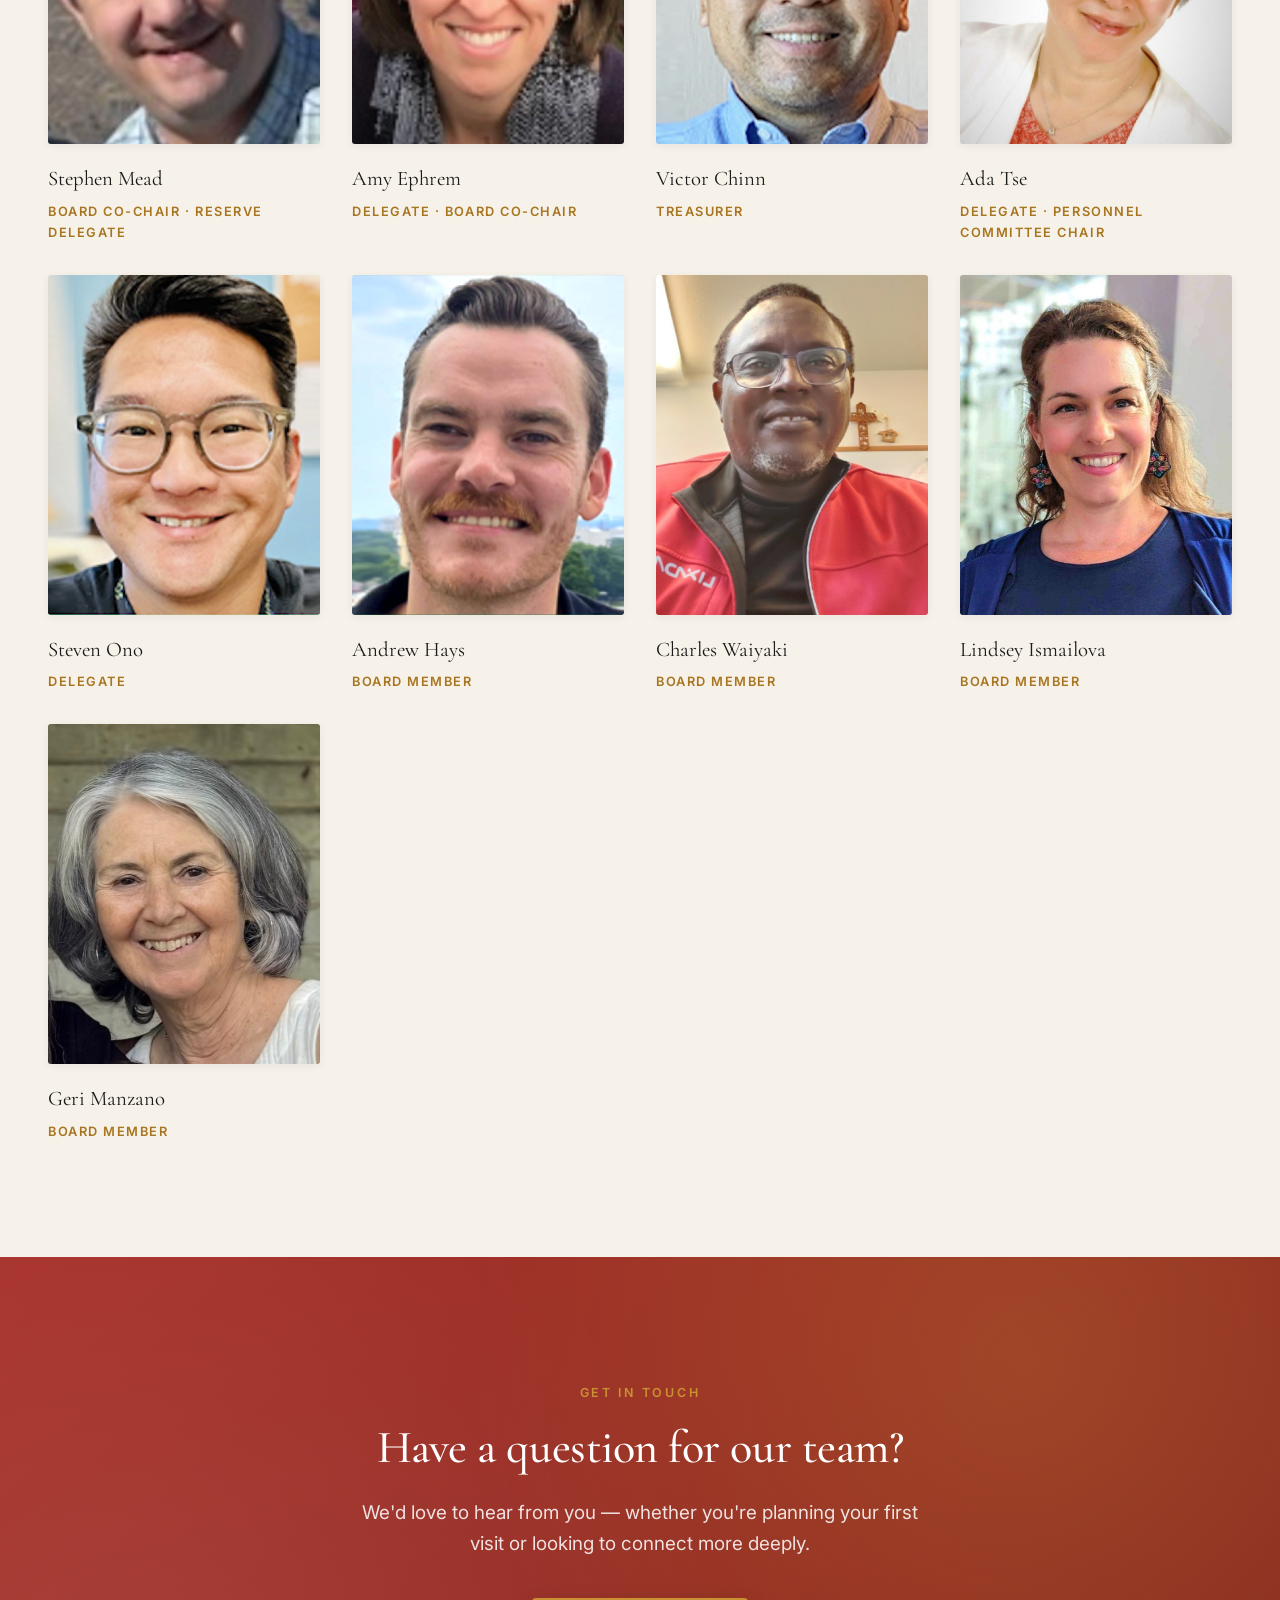
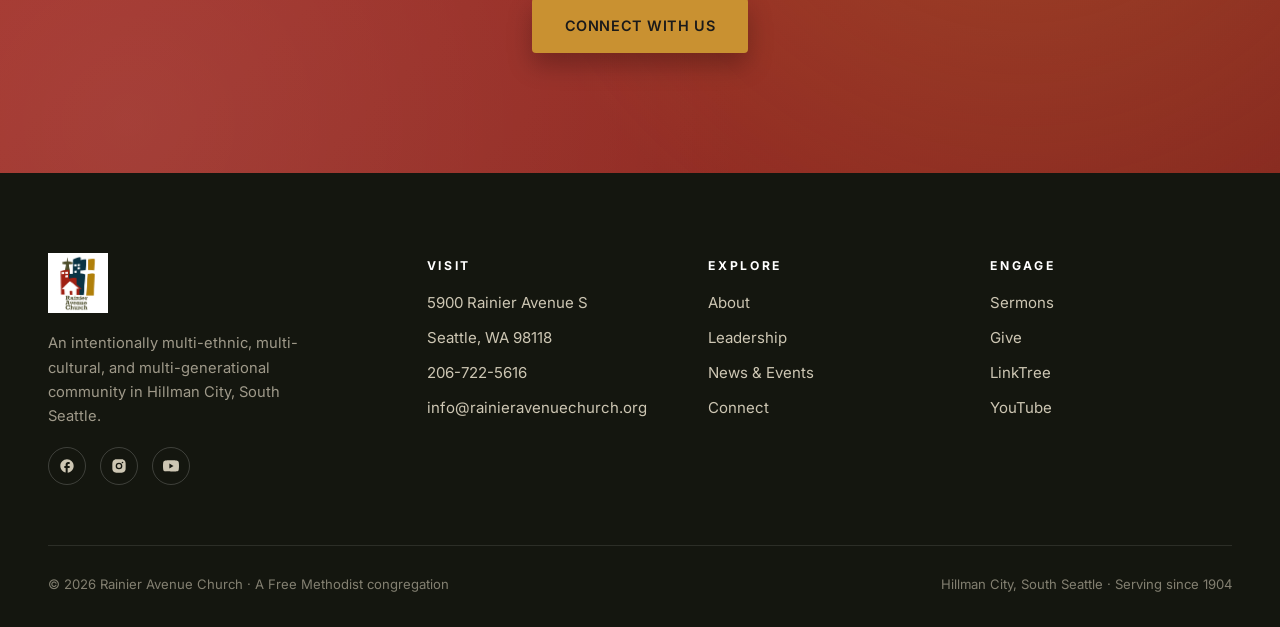
<file: leadership.html>
<!DOCTYPE html>
<html lang="en">
<head>
  <meta charset="UTF-8">
  <meta name="viewport" content="width=device-width, initial-scale=1.0">
  <title>Leadership — Rainier Avenue Church</title>
  <meta name="description" content="Meet the staff, elders, and board of Rainier Avenue Church — a Free Methodist congregation in South Seattle.">
  <meta name="theme-color" content="#A8332B">

  <meta property="og:type" content="website">
  <meta property="og:url" content="https://www.rainieravenuechurch.org/leadership.html">
  <meta property="og:title" content="Leadership — Rainier Avenue Church">
  <meta property="og:description" content="Meet the staff, elders, and board guiding our community in South Seattle.">
  <meta property="og:image" content="assets/icons/og-image.jpg">
  <meta name="twitter:card" content="summary_large_image">

  <link rel="icon" type="image/png" sizes="32x32" href="assets/icons/favicon-32.png">
  <link rel="icon" type="image/png" sizes="16x16" href="assets/icons/favicon-16.png">
  <link rel="apple-touch-icon" sizes="180x180" href="assets/icons/apple-touch-icon.png">
  <link rel="manifest" href="site.webmanifest">

  <link rel="preconnect" href="https://fonts.googleapis.com">
  <link rel="preconnect" href="https://fonts.gstatic.com" crossorigin>
  <link href="https://fonts.googleapis.com/css2?family=Cormorant+Garamond:ital,wght@0,400;0,500;0,600;1,400;1,500&family=Inter:wght@400;500;600;700&display=swap" rel="stylesheet">

  <link rel="stylesheet" href="css/styles.css">
</head>
<body>

  <div class="notice-bar">
    <strong>Sundays at 10:00 AM</strong> · Family Worship at 5900 Rainier Avenue South · <a href="connect.html">plan your visit</a>
  </div>

  <header class="site-header">
    <div class="container">
      <div class="nav-row">
        <a href="index.html" class="brand" aria-label="Rainier Avenue Church home">
          <img src="assets/images/logo-circle.jpg" alt="Rainier Avenue Church logo">
          <span class="brand-mark">
            <span class="name">Rainier Avenue</span>
            <span class="sub">Church · Est. 1904</span>
          </span>
        </a>
        <button class="nav-toggle" aria-label="Toggle navigation" aria-expanded="false"><span></span></button>
        <nav class="primary-nav" aria-label="Primary">
          <a href="index.html">Home</a>
          <a href="about.html">About</a>
          <a href="leadership.html">Leadership</a>
          <a href="news-events.html">News &amp; Events</a>
          <a href="connect.html">Connect</a>
          <a href="media.html">Media</a>
          <a href="giving.html" class="nav-cta">Give</a>
        </nav>
      </div>
    </div>
  </header>

  <section class="page-title">
    <div class="container">
      <span class="eyebrow">Our Leadership</span>
      <h1>The people who lead and serve.</h1>
      <p>The shepherds, staff, elders, and board members who steward the life and ministry of Rainier Avenue Church.</p>
    </div>
  </section>

  <!-- STAFF -->
  <section class="team-section">
    <div class="container">
      <div class="team-heading reveal">
        <h2>Staff</h2>
        <span class="group-email">info@rainieravenuechurch.org</span>
      </div>
      <div class="team-grid">
        <div class="team-card reveal">
          <div class="photo"><img src="assets/team/peter-chin.jpg" alt="Peter Chin"></div>
          <div class="name">Peter Chin</div>
          <div class="role">Lead Pastor</div>
          <a class="email" href="mailto:pchin@rainieravenuechurch.org">pchin@rainieravenuechurch.org</a>
        </div>
        <div class="team-card reveal">
          <div class="photo"><img src="assets/team/debra-davis-bell.jpg" alt="Debra Davis-Bell"></div>
          <div class="name">Debra Davis-Bell</div>
          <div class="role">Connections Pastor</div>
          <a class="email" href="mailto:ddavisbell@rainieravenuechurch.org">ddavisbell@rainieravenuechurch.org</a>
        </div>
        <div class="team-card reveal">
          <div class="photo"><img src="assets/team/heather-otieno.jpg" alt="Heather Otieno"></div>
          <div class="name">Heather Otieno</div>
          <div class="role">Executive Administrator</div>
          <a class="email" href="mailto:hotieno@rainieravenuechurch.org">hotieno@rainieravenuechurch.org</a>
        </div>
        <div class="team-card reveal">
          <div class="photo"><img src="assets/team/dereck-kamwesa.jpg" alt="Dereck Kamwesa"></div>
          <div class="name">Dereck Kamwesa</div>
          <div class="role">Justice &amp; Spirituality Director</div>
          <a class="email" href="mailto:dkamwesa@rainieravenuechurch.org">dkamwesa@rainieravenuechurch.org</a>
        </div>
        <div class="team-card reveal">
          <div class="photo"><img src="assets/team/darlene-ndirangu.jpg" alt="Darlene Ndirangu"></div>
          <div class="name">Darlene Ndirangu</div>
          <div class="role">Admin Coordinator &amp; Bookkeeper</div>
          <a class="email" href="mailto:dndirangu@rainieravenuechurch.org">dndirangu@rainieravenuechurch.org</a>
        </div>
        <div class="team-card reveal">
          <div class="photo"><img src="assets/team/mickayla-parrack.jpg" alt="Mickayla Parrack"></div>
          <div class="name">Mickayla Parrack</div>
          <div class="role">Youth Director</div>
          <a class="email" href="mailto:mparrack@rainieravenuechurch.org">mparrack@rainieravenuechurch.org</a>
        </div>
      </div>
    </div>
  </section>

  <!-- CHILDREN'S MINISTRY -->
  <section class="team-section" style="background: var(--rac-cream);">
    <div class="container">
      <div class="team-heading reveal">
        <h2>Children's Ministry Collaborative Team</h2>
        <a class="group-email" href="mailto:kidsministry@rainieravenuechurch.org">kidsministry@rainieravenuechurch.org</a>
      </div>
      <div class="team-grid">
        <div class="team-card reveal"><div class="photo"><img src="assets/team/eleanor-bose.jpg" alt="Eleanor Bose"></div><div class="name">Eleanor Bose</div><div class="role">Children's Ministry</div></div>
        <div class="team-card reveal"><div class="photo"><img src="assets/team/anna-johnson.jpg" alt="Anna Johnson"></div><div class="name">Anna Johnson</div><div class="role">Children's Ministry</div></div>
        <div class="team-card reveal"><div class="photo"><img src="assets/team/kelley-brown.jpg" alt="Kelley Brown"></div><div class="name">Kelley Brown</div><div class="role">Children's Ministry</div></div>
      </div>
    </div>
  </section>

  <!-- WORSHIP -->
  <section class="team-section">
    <div class="container">
      <div class="team-heading reveal">
        <h2>Worship Collaborative Team</h2>
        <a class="group-email" href="mailto:worship@rainieravenuechurch.org">worship@rainieravenuechurch.org</a>
      </div>
      <div class="team-grid">
        <div class="team-card reveal"><div class="photo"><img src="assets/team/chris-acker.jpg" alt="Chris Acker"></div><div class="name">Chris Acker</div><div class="role">Worship</div></div>
        <div class="team-card reveal"><div class="photo"><img src="assets/team/jaamar-mckelvey.jpg" alt="Jaamar McKelvey"></div><div class="name">Jaamar McKelvey</div><div class="role">Worship</div></div>
        <div class="team-card reveal"><div class="photo"><img src="assets/team/norah-acker.jpg" alt="Norah Acker"></div><div class="name">Norah Acker</div><div class="role">Worship</div></div>
        <div class="team-card reveal"><div class="photo"><img src="assets/team/danny-sheu.jpg" alt="Danny Sheu"></div><div class="name">Danny Sheu</div><div class="role">Worship</div></div>
      </div>
    </div>
  </section>

  <!-- MEDIA -->
  <section class="team-section" style="background: var(--rac-cream);">
    <div class="container">
      <div class="team-heading reveal">
        <h2>Media Collaborative Team</h2>
        <a class="group-email" href="mailto:media@rainieravenuechurch.org">media@rainieravenuechurch.org</a>
      </div>
      <div class="team-grid">
        <div class="team-card reveal"><div class="photo"><img src="assets/team/andy-alm.jpg" alt="Andy Alm"></div><div class="name">Andy Alm</div><div class="role">Media</div></div>
        <div class="team-card reveal"><div class="photo"><img src="assets/team/katie-chin.jpg" alt="Katie Chin"></div><div class="name">Katie Chin</div><div class="role">Media</div></div>
        <div class="team-card reveal"><div class="photo"><img src="assets/team/rachel-kim.jpg" alt="Rachel Kim"></div><div class="name">Rachel Kim</div><div class="role">Media</div></div>
      </div>
    </div>
  </section>

  <!-- ORDAINED ELDERS -->
  <section class="team-section">
    <div class="container">
      <div class="team-heading reveal">
        <h2>Ordained Elders</h2>
        <span class="group-email">Spiritual leadership of the congregation</span>
      </div>
      <div class="team-grid">
        <div class="team-card reveal"><div class="photo"><img src="assets/team/deryl-davis-bell.png" alt="Deryl Davis-Bell"></div><div class="name">Deryl Davis-Bell</div><div class="role">Ordained Elder · Men's Ministry Lead</div></div>
        <div class="team-card reveal"><div class="photo"><img src="assets/team/tracy-collins.jpg" alt="Tracy Collins"></div><div class="name">Tracy Collins</div><div class="role">Ordained Elder</div></div>
        <div class="team-card reveal"><div class="photo"><img src="assets/team/van-manivanh.png" alt="Van Manivanh"></div><div class="name">Van Manivanh</div><div class="role">Ordained Elder · Spiritual Direction</div><a class="email" href="https://vanthongmanivanh.square.site" target="_blank" rel="noopener">vanthongmanivanh.square.site</a></div>
        <div class="team-card reveal"><div class="photo"><img src="assets/team/aleya-gebhardt.png" alt="Aleya Gebhardt"></div><div class="name">Aleya Gebhardt</div><div class="role">Ordained Elder</div></div>
      </div>
    </div>
  </section>

  <!-- CHURCH BOARD -->
  <section class="team-section" style="background: var(--rac-cream);">
    <div class="container">
      <div class="team-heading reveal">
        <h2>Church Board</h2>
        <span class="group-email">Stewarding the mission and resources of the church</span>
      </div>
      <div class="team-grid">
        <div class="team-card reveal"><div class="photo"><img src="assets/team/stephen-mead.png" alt="Stephen Mead"></div><div class="name">Stephen Mead</div><div class="role">Board Co-Chair · Reserve Delegate</div></div>
        <div class="team-card reveal"><div class="photo"><img src="assets/team/amy-ephrem.png" alt="Amy Ephrem"></div><div class="name">Amy Ephrem</div><div class="role">Delegate · Board Co-Chair</div></div>
        <div class="team-card reveal"><div class="photo"><img src="assets/team/victor-chinn.png" alt="Victor Chinn"></div><div class="name">Victor Chinn</div><div class="role">Treasurer</div></div>
        <div class="team-card reveal"><div class="photo"><img src="assets/team/ada-tse.png" alt="Ada Tse"></div><div class="name">Ada Tse</div><div class="role">Delegate · Personnel Committee Chair</div></div>
        <div class="team-card reveal"><div class="photo"><img src="assets/team/steven-ono.png" alt="Steven Ono"></div><div class="name">Steven Ono</div><div class="role">Delegate</div></div>
        <div class="team-card reveal"><div class="photo"><img src="assets/team/andrew-hays.jpg" alt="Andrew Hays"></div><div class="name">Andrew Hays</div><div class="role">Board Member</div></div>
        <div class="team-card reveal"><div class="photo"><img src="assets/team/charles-waiyaki.png" alt="Charles Waiyaki"></div><div class="name">Charles Waiyaki</div><div class="role">Board Member</div></div>
        <div class="team-card reveal"><div class="photo"><img src="assets/team/lindsey-ismailova.jpg" alt="Lindsey Ismailova"></div><div class="name">Lindsey Ismailova</div><div class="role">Board Member</div></div>
        <div class="team-card reveal"><div class="photo"><img src="assets/team/geri-manzano.jpeg" alt="Geri Manzano"></div><div class="name">Geri Manzano</div><div class="role">Board Member</div></div>
      </div>
    </div>
  </section>

  <!-- CTA -->
  <section class="cta-banner">
    <div class="container">
      <span class="eyebrow" style="color: var(--rac-gold);">Get in touch</span>
      <h2>Have a question for our team?</h2>
      <p>We'd love to hear from you — whether you're planning your first visit or looking to connect more deeply.</p>
      <a href="connect.html" class="btn btn-gold">Connect with us</a>
    </div>
  </section>

  <footer class="site-footer">
    <div class="container">
      <div class="footer-grid">
        <div class="footer-brand">
          <img src="assets/images/logo-circle.jpg" alt="Rainier Avenue Church">
          <p>An intentionally multi-ethnic, multi-cultural, and multi-generational community in Hillman City, South Seattle.</p>
          <div class="footer-social">
            <a href="https://www.facebook.com/rainieravenue.church" target="_blank" rel="noopener" aria-label="Facebook">
              <svg viewBox="0 0 24 24" fill="currentColor"><path d="M22 12c0-5.52-4.48-10-10-10S2 6.48 2 12c0 4.84 3.44 8.87 8 9.8V15H8v-3h2V9.5C10 7.57 11.57 6 13.5 6H16v3h-2c-.55 0-1 .45-1 1v2h3v3h-3v6.95c5.05-.5 9-4.76 9-9.95z"/></svg>
            </a>
            <a href="https://www.instagram.com/rainieravechurch/" target="_blank" rel="noopener" aria-label="Instagram">
              <svg viewBox="0 0 24 24" fill="currentColor"><path d="M12 2c2.717 0 3.056.01 4.122.06 1.065.05 1.79.217 2.428.465.66.254 1.216.598 1.772 1.153a4.908 4.908 0 0 1 1.153 1.772c.247.637.415 1.363.465 2.428.047 1.066.06 1.405.06 4.122 0 2.717-.01 3.056-.06 4.122-.05 1.065-.218 1.79-.465 2.428a4.883 4.883 0 0 1-1.153 1.772 4.915 4.915 0 0 1-1.772 1.153c-.637.247-1.363.415-2.428.465-1.066.047-1.405.06-4.122.06-2.717 0-3.056-.01-4.122-.06-1.065-.05-1.79-.218-2.428-.465a4.89 4.89 0 0 1-1.772-1.153 4.904 4.904 0 0 1-1.153-1.772c-.248-.637-.415-1.363-.465-2.428C2.013 15.056 2 14.717 2 12c0-2.717.01-3.056.06-4.122.05-1.066.217-1.79.465-2.428a4.88 4.88 0 0 1 1.153-1.772A4.897 4.897 0 0 1 5.45 2.525c.638-.248 1.362-.415 2.428-.465C8.944 2.013 9.283 2 12 2zm0 5a5 5 0 1 0 0 10 5 5 0 0 0 0-10zm6.5-.25a1.25 1.25 0 0 0-2.5 0 1.25 1.25 0 0 0 2.5 0zM12 9a3 3 0 1 1 0 6 3 3 0 0 1 0-6z"/></svg>
            </a>
            <a href="https://www.youtube.com/channel/UCxQkWPBVBXbk1bOGmTrDYTA" target="_blank" rel="noopener" aria-label="YouTube">
              <svg viewBox="0 0 24 24" fill="currentColor"><path d="M23.498 6.186a3.016 3.016 0 0 0-2.122-2.136C19.505 3.545 12 3.545 12 3.545s-7.505 0-9.377.505A3.017 3.017 0 0 0 .502 6.186C0 8.07 0 12 0 12s0 3.93.502 5.814a3.016 3.016 0 0 0 2.122 2.136c1.871.505 9.376.505 9.376.505s7.505 0 9.377-.505a3.015 3.015 0 0 0 2.122-2.136C24 15.93 24 12 24 12s0-3.93-.502-5.814zM9.545 15.568V8.432L15.818 12l-6.273 3.568z"/></svg>
            </a>
          </div>
        </div>
        <div class="footer-col">
          <h4>Visit</h4>
          <ul>
            <li>5900 Rainier Avenue S</li>
            <li>Seattle, WA 98118</li>
            <li>206-722-5616</li>
            <li><a href="mailto:info@rainieravenuechurch.org">info@<wbr>rainieravenuechurch.org</a></li>
          </ul>
        </div>
        <div class="footer-col">
          <h4>Explore</h4>
          <ul>
            <li><a href="about.html">About</a></li>
            <li><a href="leadership.html">Leadership</a></li>
            <li><a href="news-events.html">News &amp; Events</a></li>
            <li><a href="connect.html">Connect</a></li>
          </ul>
        </div>
        <div class="footer-col">
          <h4>Engage</h4>
          <ul>
            <li><a href="media.html">Sermons</a></li>
            <li><a href="giving.html">Give</a></li>
            <li><a href="https://linktr.ee/rainieravechurch" target="_blank" rel="noopener">LinkTree</a></li>
            <li><a href="https://www.youtube.com/channel/UCxQkWPBVBXbk1bOGmTrDYTA" target="_blank" rel="noopener">YouTube</a></li>
          </ul>
        </div>
      </div>
      <div class="footer-bottom">
        <div>© <span id="current-year"></span> Rainier Avenue Church · A Free Methodist congregation</div>
        <div>Hillman City, South Seattle · Serving since 1904</div>
      </div>
    </div>
  </footer>

  <script src="js/main.js"></script>
</body>
</html>
</file>
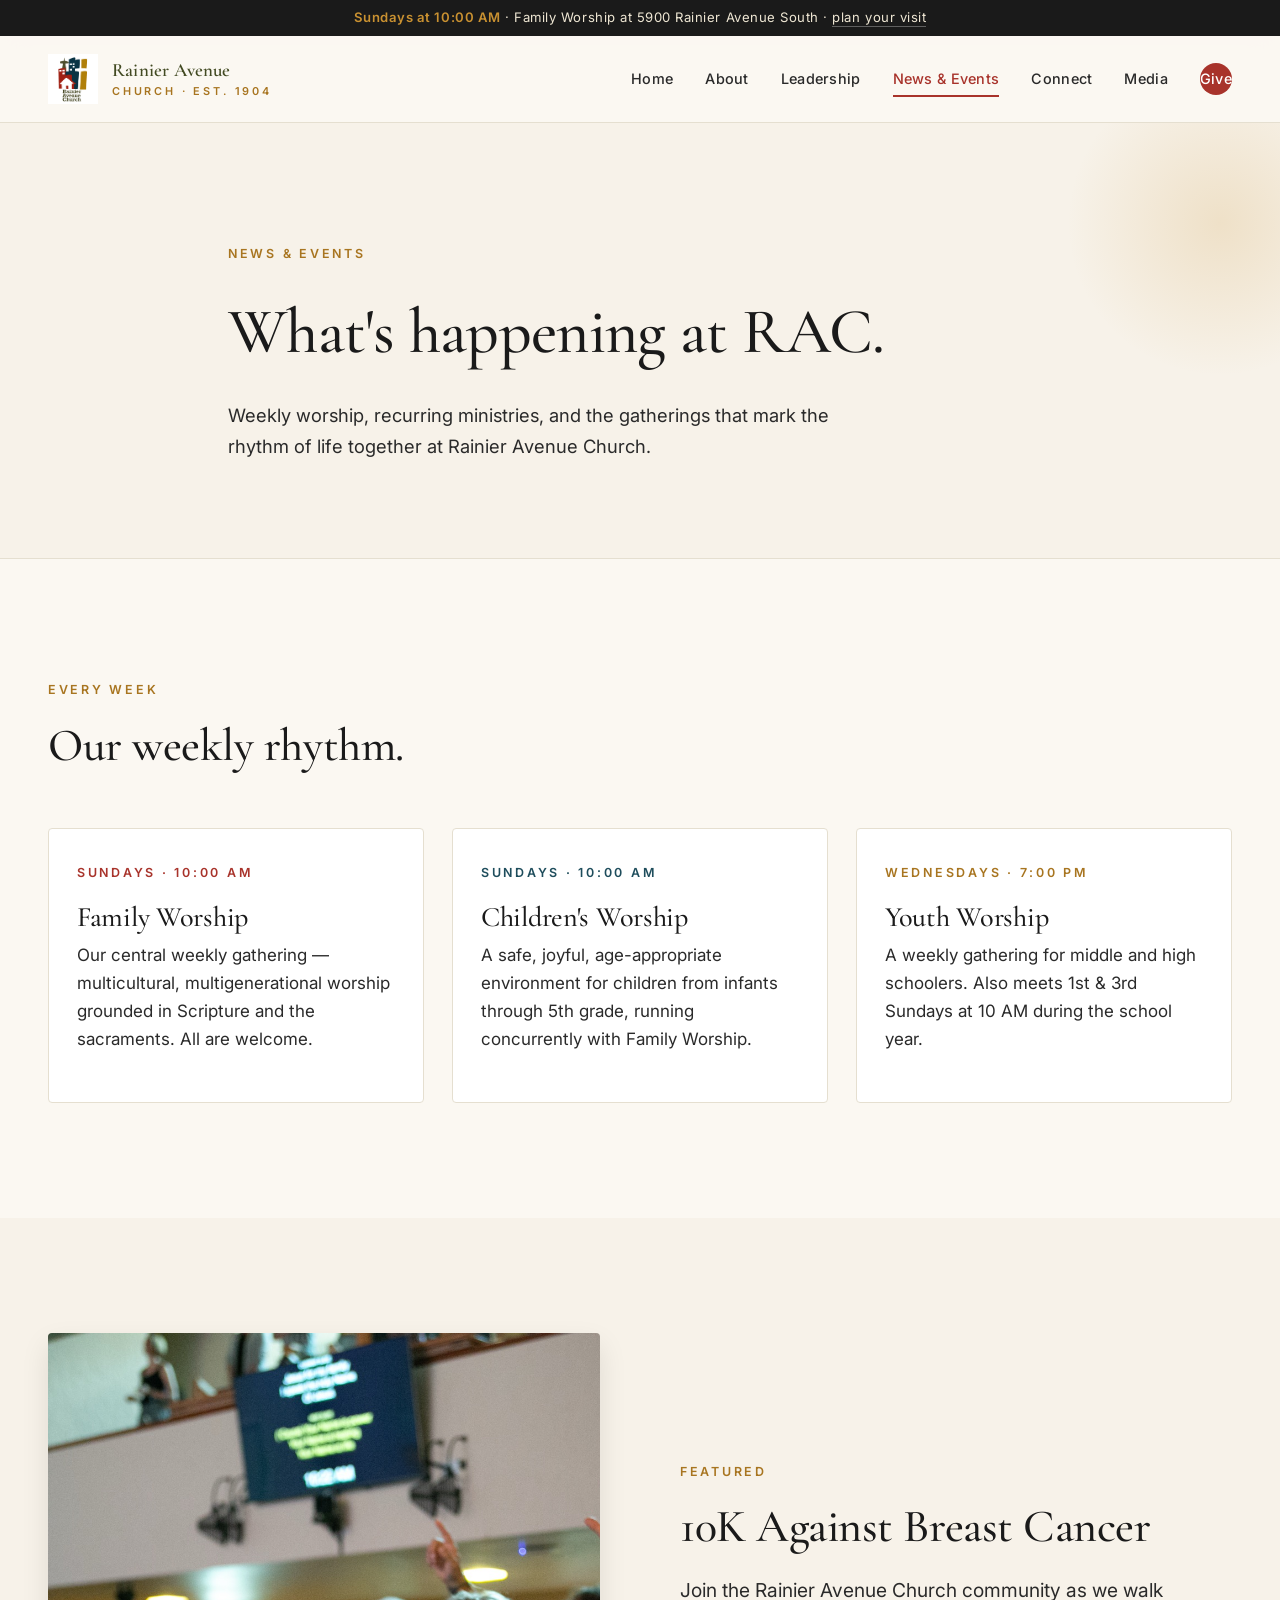
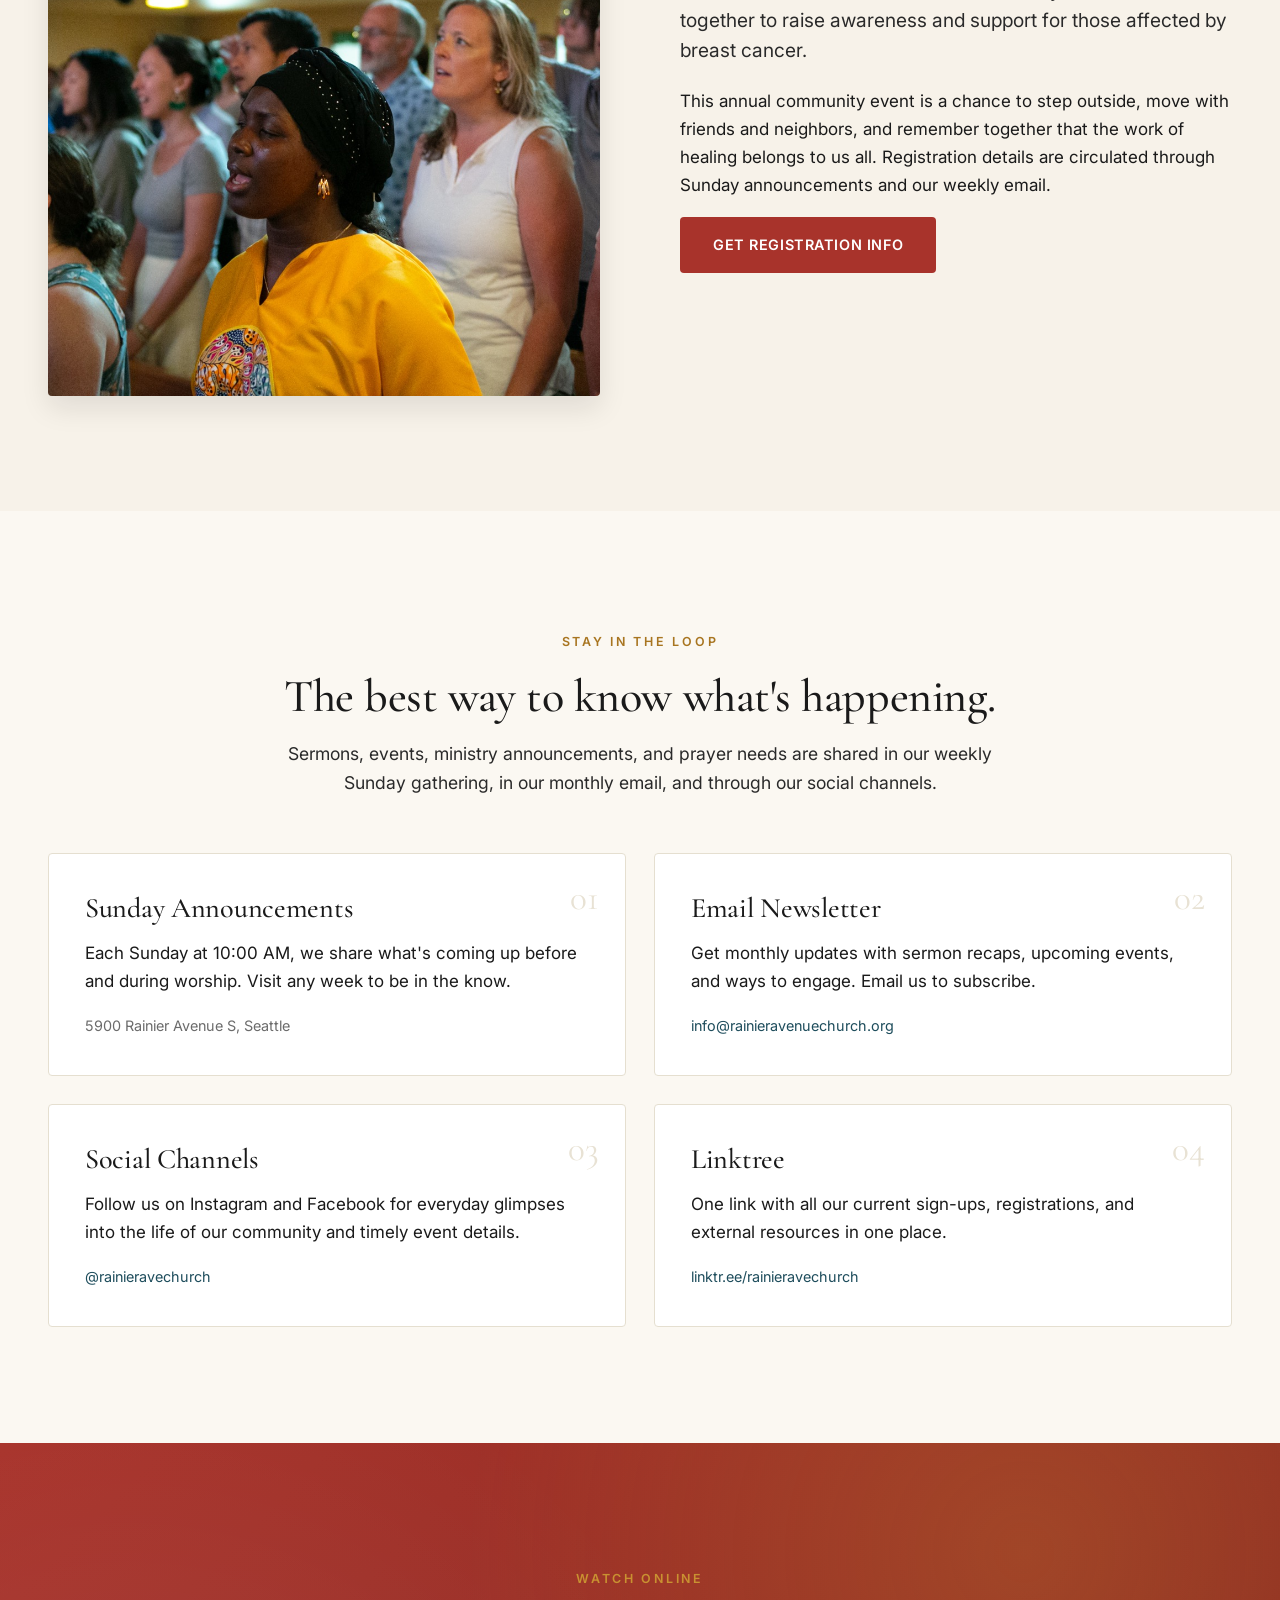
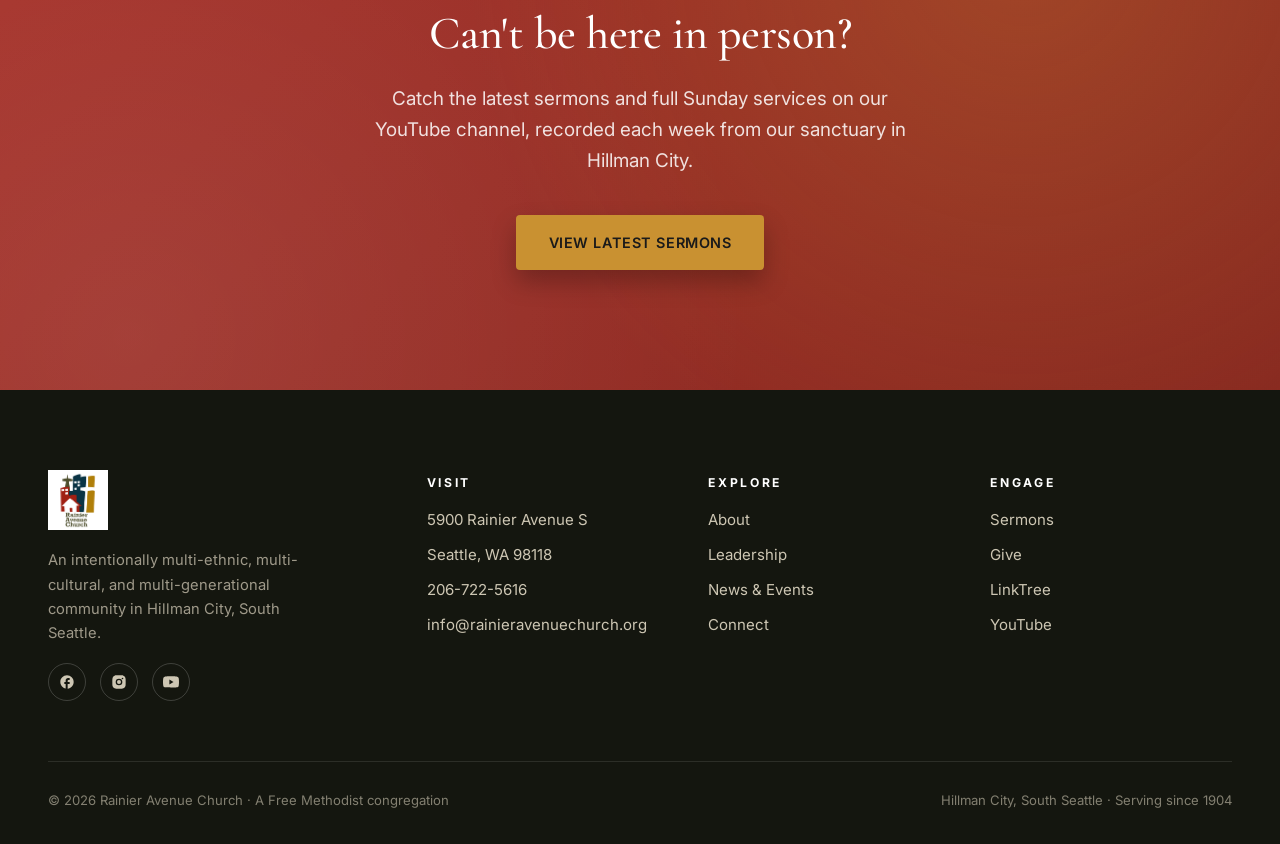
<file: news-events.html>
<!DOCTYPE html>
<html lang="en">
<head>
  <meta charset="UTF-8">
  <meta name="viewport" content="width=device-width, initial-scale=1.0">
  <title>News &amp; Events — Rainier Avenue Church</title>
  <meta name="description" content="The latest happenings, gatherings, and announcements at Rainier Avenue Church in South Seattle.">
  <meta name="theme-color" content="#A8332B">

  <meta property="og:type" content="website">
  <meta property="og:url" content="https://www.rainieravenuechurch.org/news-events.html">
  <meta property="og:title" content="News &amp; Events — Rainier Avenue Church">
  <meta property="og:description" content="Upcoming gatherings, ministry events, and church-wide moments.">
  <meta property="og:image" content="assets/icons/og-image.jpg">
  <meta name="twitter:card" content="summary_large_image">

  <link rel="icon" type="image/png" sizes="32x32" href="assets/icons/favicon-32.png">
  <link rel="icon" type="image/png" sizes="16x16" href="assets/icons/favicon-16.png">
  <link rel="apple-touch-icon" sizes="180x180" href="assets/icons/apple-touch-icon.png">
  <link rel="manifest" href="site.webmanifest">

  <link rel="preconnect" href="https://fonts.googleapis.com">
  <link rel="preconnect" href="https://fonts.gstatic.com" crossorigin>
  <link href="https://fonts.googleapis.com/css2?family=Cormorant+Garamond:ital,wght@0,400;0,500;0,600;1,400;1,500&family=Inter:wght@400;500;600;700&display=swap" rel="stylesheet">

  <link rel="stylesheet" href="css/styles.css">
</head>
<body>

  <div class="notice-bar">
    <strong>Sundays at 10:00 AM</strong> · Family Worship at 5900 Rainier Avenue South · <a href="connect.html">plan your visit</a>
  </div>

  <header class="site-header">
    <div class="container">
      <div class="nav-row">
        <a href="index.html" class="brand" aria-label="Rainier Avenue Church home">
          <img src="assets/images/logo-circle.jpg" alt="Rainier Avenue Church logo">
          <span class="brand-mark">
            <span class="name">Rainier Avenue</span>
            <span class="sub">Church · Est. 1904</span>
          </span>
        </a>
        <button class="nav-toggle" aria-label="Toggle navigation" aria-expanded="false"><span></span></button>
        <nav class="primary-nav" aria-label="Primary">
          <a href="index.html">Home</a>
          <a href="about.html">About</a>
          <a href="leadership.html">Leadership</a>
          <a href="news-events.html">News &amp; Events</a>
          <a href="connect.html">Connect</a>
          <a href="media.html">Media</a>
          <a href="giving.html" class="nav-cta">Give</a>
        </nav>
      </div>
    </div>
  </header>

  <section class="page-title">
    <div class="container">
      <span class="eyebrow">News &amp; Events</span>
      <h1>What's happening at RAC.</h1>
      <p>Weekly worship, recurring ministries, and the gatherings that mark the rhythm of life together at Rainier Avenue Church.</p>
    </div>
  </section>

  <!-- Recurring weekly -->
  <section>
    <div class="container">
      <div class="section-head reveal">
        <span class="eyebrow">Every Week</span>
        <h2>Our weekly rhythm.</h2>
      </div>
      <div class="ministries-grid">
        <div class="ministry reveal">
          <div class="body">
            <span class="eyebrow" style="color: var(--rac-red);">Sundays · 10:00 AM</span>
            <h3>Family Worship</h3>
            <p>Our central weekly gathering — multicultural, multigenerational worship grounded in Scripture and the sacraments. All are welcome.</p>
          </div>
        </div>
        <div class="ministry reveal">
          <div class="body">
            <span class="eyebrow" style="color: var(--rac-teal);">Sundays · 10:00 AM</span>
            <h3>Children's Worship</h3>
            <p>A safe, joyful, age-appropriate environment for children from infants through 5th grade, running concurrently with Family Worship.</p>
          </div>
        </div>
        <div class="ministry reveal">
          <div class="body">
            <span class="eyebrow" style="color: var(--rac-gold-dark);">Wednesdays · 7:00&nbsp;PM</span>
            <h3>Youth Worship</h3>
            <p>A weekly gathering for middle and high schoolers. Also meets 1st &amp; 3rd Sundays at 10 AM during the school year.</p>
          </div>
        </div>
      </div>
    </div>
  </section>

  <!-- Featured event -->
  <section style="background: var(--rac-cream);">
    <div class="container">
      <div class="feature reveal">
        <div class="feature-img"><img src="assets/images/about-1.jpg" alt="Community walk for justice"></div>
        <div>
          <span class="eyebrow">Featured</span>
          <h2>10K Against Breast Cancer</h2>
          <p class="lead">Join the Rainier Avenue Church community as we walk together to raise awareness and support for those affected by breast cancer.</p>
          <p>This annual community event is a chance to step outside, move with friends and neighbors, and remember together that the work of healing belongs to us all. Registration details are circulated through Sunday announcements and our weekly email.</p>
          <a href="mailto:info@rainieravenuechurch.org?subject=10K%20Against%20Breast%20Cancer" class="btn btn-primary">Get Registration Info</a>
        </div>
      </div>
    </div>
  </section>

  <!-- Calendar / stay informed -->
  <section>
    <div class="container">
      <div class="section-head center reveal">
        <span class="eyebrow">Stay In The Loop</span>
        <h2>The best way to know what's happening.</h2>
        <p>Sermons, events, ministry announcements, and prayer needs are shared in our weekly Sunday gathering, in our monthly email, and through our social channels.</p>
      </div>
      <div class="give-grid" style="margin-top: 56px;">
        <div class="give-card reveal">
          <span class="num">01</span>
          <h3>Sunday Announcements</h3>
          <p>Each Sunday at 10:00 AM, we share what's coming up before and during worship. Visit any week to be in the know.</p>
          <span class="meta">5900 Rainier Avenue S, Seattle</span>
        </div>
        <div class="give-card reveal">
          <span class="num">02</span>
          <h3>Email Newsletter</h3>
          <p>Get monthly updates with sermon recaps, upcoming events, and ways to engage. Email us to subscribe.</p>
          <span class="meta"><a href="mailto:info@rainieravenuechurch.org?subject=Subscribe%20to%20Newsletter">info@rainieravenuechurch.org</a></span>
        </div>
        <div class="give-card reveal">
          <span class="num">03</span>
          <h3>Social Channels</h3>
          <p>Follow us on Instagram and Facebook for everyday glimpses into the life of our community and timely event details.</p>
          <span class="meta"><a href="https://www.instagram.com/rainieravechurch/" target="_blank" rel="noopener">@rainieravechurch</a></span>
        </div>
        <div class="give-card reveal">
          <span class="num">04</span>
          <h3>Linktree</h3>
          <p>One link with all our current sign-ups, registrations, and external resources in one place.</p>
          <span class="meta"><a href="https://linktr.ee/rainieravechurch" target="_blank" rel="noopener">linktr.ee/rainieravechurch</a></span>
        </div>
      </div>
    </div>
  </section>

  <section class="cta-banner">
    <div class="container">
      <span class="eyebrow" style="color: var(--rac-gold);">Watch online</span>
      <h2>Can't be here in person?</h2>
      <p>Catch the latest sermons and full Sunday services on our YouTube channel, recorded each week from our sanctuary in Hillman City.</p>
      <a href="media.html" class="btn btn-gold">View Latest Sermons</a>
    </div>
  </section>

  <footer class="site-footer">
    <div class="container">
      <div class="footer-grid">
        <div class="footer-brand">
          <img src="assets/images/logo-circle.jpg" alt="Rainier Avenue Church">
          <p>An intentionally multi-ethnic, multi-cultural, and multi-generational community in Hillman City, South Seattle.</p>
          <div class="footer-social">
            <a href="https://www.facebook.com/rainieravenue.church" target="_blank" rel="noopener" aria-label="Facebook">
              <svg viewBox="0 0 24 24" fill="currentColor"><path d="M22 12c0-5.52-4.48-10-10-10S2 6.48 2 12c0 4.84 3.44 8.87 8 9.8V15H8v-3h2V9.5C10 7.57 11.57 6 13.5 6H16v3h-2c-.55 0-1 .45-1 1v2h3v3h-3v6.95c5.05-.5 9-4.76 9-9.95z"/></svg>
            </a>
            <a href="https://www.instagram.com/rainieravechurch/" target="_blank" rel="noopener" aria-label="Instagram">
              <svg viewBox="0 0 24 24" fill="currentColor"><path d="M12 2c2.717 0 3.056.01 4.122.06 1.065.05 1.79.217 2.428.465.66.254 1.216.598 1.772 1.153a4.908 4.908 0 0 1 1.153 1.772c.247.637.415 1.363.465 2.428.047 1.066.06 1.405.06 4.122 0 2.717-.01 3.056-.06 4.122-.05 1.065-.218 1.79-.465 2.428a4.883 4.883 0 0 1-1.153 1.772 4.915 4.915 0 0 1-1.772 1.153c-.637.247-1.363.415-2.428.465-1.066.047-1.405.06-4.122.06-2.717 0-3.056-.01-4.122-.06-1.065-.05-1.79-.218-2.428-.465a4.89 4.89 0 0 1-1.772-1.153 4.904 4.904 0 0 1-1.153-1.772c-.248-.637-.415-1.363-.465-2.428C2.013 15.056 2 14.717 2 12c0-2.717.01-3.056.06-4.122.05-1.066.217-1.79.465-2.428a4.88 4.88 0 0 1 1.153-1.772A4.897 4.897 0 0 1 5.45 2.525c.638-.248 1.362-.415 2.428-.465C8.944 2.013 9.283 2 12 2zm0 5a5 5 0 1 0 0 10 5 5 0 0 0 0-10zm6.5-.25a1.25 1.25 0 0 0-2.5 0 1.25 1.25 0 0 0 2.5 0zM12 9a3 3 0 1 1 0 6 3 3 0 0 1 0-6z"/></svg>
            </a>
            <a href="https://www.youtube.com/channel/UCxQkWPBVBXbk1bOGmTrDYTA" target="_blank" rel="noopener" aria-label="YouTube">
              <svg viewBox="0 0 24 24" fill="currentColor"><path d="M23.498 6.186a3.016 3.016 0 0 0-2.122-2.136C19.505 3.545 12 3.545 12 3.545s-7.505 0-9.377.505A3.017 3.017 0 0 0 .502 6.186C0 8.07 0 12 0 12s0 3.93.502 5.814a3.016 3.016 0 0 0 2.122 2.136c1.871.505 9.376.505 9.376.505s7.505 0 9.377-.505a3.015 3.015 0 0 0 2.122-2.136C24 15.93 24 12 24 12s0-3.93-.502-5.814zM9.545 15.568V8.432L15.818 12l-6.273 3.568z"/></svg>
            </a>
          </div>
        </div>
        <div class="footer-col">
          <h4>Visit</h4>
          <ul>
            <li>5900 Rainier Avenue S</li>
            <li>Seattle, WA 98118</li>
            <li>206-722-5616</li>
            <li><a href="mailto:info@rainieravenuechurch.org">info@<wbr>rainieravenuechurch.org</a></li>
          </ul>
        </div>
        <div class="footer-col">
          <h4>Explore</h4>
          <ul>
            <li><a href="about.html">About</a></li>
            <li><a href="leadership.html">Leadership</a></li>
            <li><a href="news-events.html">News &amp; Events</a></li>
            <li><a href="connect.html">Connect</a></li>
          </ul>
        </div>
        <div class="footer-col">
          <h4>Engage</h4>
          <ul>
            <li><a href="media.html">Sermons</a></li>
            <li><a href="giving.html">Give</a></li>
            <li><a href="https://linktr.ee/rainieravechurch" target="_blank" rel="noopener">LinkTree</a></li>
            <li><a href="https://www.youtube.com/channel/UCxQkWPBVBXbk1bOGmTrDYTA" target="_blank" rel="noopener">YouTube</a></li>
          </ul>
        </div>
      </div>
      <div class="footer-bottom">
        <div>© <span id="current-year"></span> Rainier Avenue Church · A Free Methodist congregation</div>
        <div>Hillman City, South Seattle · Serving since 1904</div>
      </div>
    </div>
  </footer>

  <script src="js/main.js"></script>
</body>
</html>
</file>
<file: css/styles.css>
/* =========================================================
   Rainier Avenue Church — Design System
   Color palette derived from the church logo
   ========================================================= */

:root {
  --rac-red:        #A8332B;
  --rac-red-dark:   #872820;
  --rac-olive:      #5C6730;
  --rac-olive-dark: #424A22;
  --rac-teal:       #1E4D5C;
  --rac-teal-dark:  #143641;
  --rac-gold:       #C99131;
  --rac-gold-dark:  #A87520;
  --rac-cream:      #F7F2E9;
  --rac-paper:      #FBF8F2;
  --rac-ink:        #1A1A1A;
  --rac-charcoal:   #2A2A2A;
  --rac-gray:       #6B6B6B;
  --rac-light:      #E8E2D4;
  --rac-border:     #E5DFD0;

  --serif: "Cormorant Garamond", "EB Garamond", Georgia, "Times New Roman", serif;
  --sans:  "Inter", -apple-system, BlinkMacSystemFont, "Segoe UI", Roboto, sans-serif;

  --container: 1240px;
  --container-narrow: 880px;

  --shadow-sm: 0 2px 8px rgba(20,20,20,.06);
  --shadow-md: 0 12px 28px rgba(20,20,20,.10);
  --shadow-lg: 0 24px 50px rgba(20,20,20,.16);

  --ease: cubic-bezier(.2,.7,.2,1);
}

/* ----- Base ----- */
*, *::before, *::after { box-sizing: border-box; }
html, body { margin: 0; padding: 0; overflow-x: hidden; }
html { scroll-behavior: smooth; }
body {
  font-family: var(--sans);
  font-size: 17px;
  line-height: 1.65;
  color: var(--rac-ink);
  background: var(--rac-paper);
  -webkit-font-smoothing: antialiased;
  text-rendering: optimizeLegibility;
}
img { max-width: 100%; display: block; }
a { color: var(--rac-teal); text-decoration: none; transition: color .2s var(--ease); }
a:hover { color: var(--rac-red); }

h1, h2, h3, h4, h5 {
  font-family: var(--serif);
  font-weight: 500;
  line-height: 1.15;
  letter-spacing: -0.01em;
  color: var(--rac-ink);
  margin: 0 0 .5em;
}
h1 { font-size: clamp(2.4rem, 5vw, 4.4rem); }
h2 { font-size: clamp(1.9rem, 3.6vw, 3rem); }
h3 { font-size: clamp(1.35rem, 2.2vw, 1.85rem); }
h4 { font-size: 1.2rem; }

p { margin: 0 0 1.1em; }
.lead { font-size: 1.2rem; line-height: 1.55; color: var(--rac-charcoal); }

.eyebrow {
  display: inline-block;
  font-family: var(--sans);
  font-size: .78rem;
  text-transform: uppercase;
  letter-spacing: .22em;
  color: var(--rac-gold-dark);
  font-weight: 600;
  margin-bottom: 1.1rem;
}

.container { width: 100%; max-width: var(--container); margin: 0 auto; padding: 0 28px; }
.container-narrow { width: 100%; max-width: var(--container-narrow); margin: 0 auto; padding: 0 28px; }

section { padding: clamp(64px, 9vw, 130px) 0; }

/* =========================================================
   Launch Animation Overlay
   ========================================================= */
.launch-overlay {
  position: fixed;
  inset: 0;
  background: var(--rac-cream);
  z-index: 9999;
  display: flex;
  align-items: center;
  justify-content: center;
  flex-direction: column;
  pointer-events: all;
  animation: launchFadeOut .9s var(--ease) 2.7s forwards;
}
.launch-overlay.is-done { display: none; }

.launch-logo {
  width: clamp(160px, 22vw, 260px);
  height: auto;
  position: relative;
}

.launch-logo svg { width: 100%; height: auto; overflow: visible; }

/* SVG building parts ride in from below + fade in, staggered */
.launch-logo .lp {
  opacity: 0;
  transform-origin: 50% 100%;
  transform: translateY(40px) scale(.92);
  animation: launchPart .85s var(--ease) forwards;
}
.launch-logo .lp-1 { animation-delay: .15s; }
.launch-logo .lp-2 { animation-delay: .35s; }
.launch-logo .lp-3 { animation-delay: .55s; }
.launch-logo .lp-4 { animation-delay: .75s; }
.launch-logo .lp-text {
  opacity: 0;
  transform: translateY(12px);
  animation: launchText .8s var(--ease) 1.05s forwards;
}

.launch-tagline {
  margin-top: 1.6rem;
  font-family: var(--serif);
  font-style: italic;
  font-size: 1.1rem;
  color: var(--rac-olive);
  letter-spacing: .04em;
  opacity: 0;
  animation: launchText .9s var(--ease) 1.6s forwards;
}

@keyframes launchPart {
  to { opacity: 1; transform: translateY(0) scale(1); }
}
@keyframes launchText {
  to { opacity: 1; transform: translateY(0); }
}
@keyframes launchFadeOut {
  to { opacity: 0; visibility: hidden; }
}

/* =========================================================
   Top Notice Bar
   ========================================================= */
.notice-bar {
  background: var(--rac-ink);
  color: #efe7d4;
  font-size: .82rem;
  letter-spacing: .04em;
  text-align: center;
  padding: 8px 16px;
  line-height: 1.5;
}
@media (max-width: 540px) {
  .notice-bar { font-size: .72rem; padding: 7px 12px; letter-spacing: .02em; }
}
.notice-bar strong { color: var(--rac-gold); font-weight: 600; }
.notice-bar a { color: #efe7d4; border-bottom: 1px solid rgba(255,255,255,.3); padding-bottom: 1px; }
.notice-bar a:hover { color: var(--rac-gold); }

/* =========================================================
   Header / Navigation
   ========================================================= */
.site-header {
  position: sticky;
  top: 0;
  z-index: 100;
  background: rgba(251, 248, 242, 0.92);
  backdrop-filter: saturate(140%) blur(14px);
  -webkit-backdrop-filter: saturate(140%) blur(14px);
  border-bottom: 1px solid var(--rac-border);
  transition: padding .25s var(--ease), background .25s var(--ease);
}
.site-header .nav-row {
  display: flex;
  align-items: center;
  justify-content: space-between;
  padding: 18px 0;
  gap: 24px;
}
.brand {
  display: flex;
  align-items: center;
  gap: 14px;
  text-decoration: none;
  color: var(--rac-ink);
}
.brand img { height: 50px; width: auto; }
.brand-mark { display: flex; flex-direction: column; line-height: 1; }
.brand-mark .name {
  font-family: var(--serif);
  font-size: 1.18rem;
  font-weight: 600;
  letter-spacing: .01em;
  color: var(--rac-olive-dark);
}
.brand-mark .sub {
  font-size: .68rem;
  letter-spacing: .26em;
  text-transform: uppercase;
  color: var(--rac-gold-dark);
  margin-top: 6px;
  font-weight: 600;
}

.primary-nav {
  display: flex;
  align-items: center;
  gap: 32px;
}
.primary-nav a {
  font-size: .9rem;
  font-weight: 500;
  color: var(--rac-charcoal);
  letter-spacing: .02em;
  position: relative;
  padding: 4px 0;
}
.primary-nav a::after {
  content: "";
  position: absolute;
  left: 0; right: 0;
  bottom: -2px;
  height: 2px;
  background: var(--rac-red);
  transform: scaleX(0);
  transform-origin: left;
  transition: transform .25s var(--ease);
}
.primary-nav a:hover::after,
.primary-nav a.is-active::after { transform: scaleX(1); }
.primary-nav a.is-active { color: var(--rac-red); }

.nav-cta {
  background: var(--rac-red);
  color: #fff !important;
  padding: 10px 22px;
  border-radius: 999px;
  font-weight: 600;
  letter-spacing: .04em;
  font-size: .82rem;
  transition: background .2s var(--ease), transform .2s var(--ease);
}
.nav-cta:hover { background: var(--rac-red-dark); color: #fff !important; transform: translateY(-1px); }
.nav-cta::after { display: none !important; }

.nav-toggle {
  display: none;
  background: none;
  border: 1px solid var(--rac-border);
  border-radius: 8px;
  width: 44px;
  height: 44px;
  cursor: pointer;
  align-items: center;
  justify-content: center;
}
.nav-toggle span,
.nav-toggle span::before,
.nav-toggle span::after {
  display: block;
  width: 20px;
  height: 2px;
  background: var(--rac-ink);
  position: relative;
  transition: transform .25s var(--ease), top .25s var(--ease);
}
.nav-toggle span::before,
.nav-toggle span::after { content: ""; position: absolute; left: 0; }
.nav-toggle span::before { top: -6px; }
.nav-toggle span::after  { top:  6px; }
.nav-toggle.is-open span { background: transparent; }
.nav-toggle.is-open span::before { top: 0; transform: rotate(45deg); }
.nav-toggle.is-open span::after  { top: 0; transform: rotate(-45deg); }

@media (max-width: 540px) {
  .brand img { height: 42px; }
  .brand-mark .name { font-size: 1rem; }
  .brand-mark .sub { font-size: .6rem; letter-spacing: .2em; }
  .hero-badge .since { font-size: 2rem; }
}

@media (max-width: 980px) {
  .nav-toggle { display: flex; }
  .primary-nav {
    position: absolute;
    top: 100%; left: 0; right: 0;
    background: var(--rac-paper);
    flex-direction: column;
    align-items: stretch;
    gap: 0;
    padding: 16px 24px 28px;
    border-bottom: 1px solid var(--rac-border);
    box-shadow: var(--shadow-md);
    transform: translateY(-12px);
    opacity: 0;
    pointer-events: none;
    transition: transform .25s var(--ease), opacity .25s var(--ease);
  }
  .primary-nav.is-open { transform: translateY(0); opacity: 1; pointer-events: all; }
  .primary-nav a { padding: 14px 0; border-bottom: 1px solid var(--rac-border); }
  .primary-nav a:last-child { border-bottom: none; }
  .nav-cta { display: inline-block; margin-top: 10px; text-align: center; }
}

/* =========================================================
   Hero
   ========================================================= */
.hero {
  position: relative;
  overflow: hidden;
  background: var(--rac-cream);
  padding: clamp(80px, 11vw, 160px) 0 clamp(60px, 8vw, 120px);
}
.hero::before {
  content: "";
  position: absolute;
  inset: 0;
  background:
    radial-gradient(ellipse 60% 50% at 80% 20%, rgba(201, 145, 49, .14), transparent 60%),
    radial-gradient(ellipse 50% 60% at 10% 80%, rgba(30, 77, 92, .08), transparent 70%);
  pointer-events: none;
}
.hero .container { position: relative; z-index: 1; display: grid; grid-template-columns: 1.05fr .95fr; gap: 64px; align-items: center; }
.hero-eyebrow {
  display: inline-flex;
  align-items: center;
  gap: 12px;
  font-size: .78rem;
  letter-spacing: .25em;
  text-transform: uppercase;
  color: var(--rac-olive-dark);
  font-weight: 600;
}
.hero-eyebrow::before {
  content: "";
  display: block;
  width: 36px; height: 1px;
  background: var(--rac-gold);
}
.hero h1 {
  margin-top: 1rem;
  font-weight: 500;
  line-height: 1.05;
  color: var(--rac-ink);
}
.hero h1 em {
  font-style: italic;
  color: var(--rac-red);
  font-weight: 400;
}
.hero-sub {
  margin-top: 1.6rem;
  font-size: 1.15rem;
  max-width: 540px;
  color: var(--rac-charcoal);
}
.hero-actions {
  margin-top: 2.4rem;
  display: flex;
  gap: 14px;
  flex-wrap: wrap;
}
.hero-meta {
  margin-top: 2.6rem;
  display: flex;
  gap: 36px;
  flex-wrap: wrap;
  border-top: 1px solid var(--rac-border);
  padding-top: 1.6rem;
}
.hero-meta div .k {
  font-size: .72rem;
  letter-spacing: .22em;
  text-transform: uppercase;
  color: var(--rac-gold-dark);
  font-weight: 600;
}
.hero-meta div .v {
  font-family: var(--serif);
  font-size: 1.2rem;
  margin-top: 4px;
  color: var(--rac-ink);
}

.hero-visual {
  position: relative;
  aspect-ratio: 4 / 5;
  border-radius: 4px;
  overflow: hidden;
  box-shadow: var(--shadow-lg);
  background: var(--rac-light);
}
.hero-visual img {
  width: 100%; height: 100%; object-fit: cover;
  transition: transform 1.2s var(--ease);
}
.hero-visual:hover img { transform: scale(1.04); }
.hero-badge {
  position: absolute;
  bottom: -28px; left: -28px;
  background: var(--rac-paper);
  border: 1px solid var(--rac-border);
  padding: 22px 28px;
  border-radius: 4px;
  box-shadow: var(--shadow-md);
  max-width: 280px;
}
.hero-badge .since {
  font-family: var(--serif);
  font-size: 2.6rem;
  line-height: 1;
  color: var(--rac-red);
}
.hero-badge .label {
  font-size: .8rem;
  letter-spacing: .14em;
  text-transform: uppercase;
  color: var(--rac-olive-dark);
  margin-top: 6px;
}

@media (max-width: 880px) {
  .hero .container { grid-template-columns: 1fr; gap: 40px; }
  .hero-visual { aspect-ratio: 4 / 4; }
  .hero-badge { left: 16px; bottom: -22px; }
}

/* =========================================================
   Buttons
   ========================================================= */
.btn {
  display: inline-flex;
  align-items: center;
  gap: 10px;
  padding: 15px 32px;
  font-family: var(--sans);
  font-size: .9rem;
  font-weight: 600;
  letter-spacing: .04em;
  border-radius: 4px;
  border: 1px solid transparent;
  cursor: pointer;
  text-transform: uppercase;
  transition: background .2s var(--ease), color .2s var(--ease), transform .2s var(--ease), box-shadow .25s var(--ease);
}
.btn-primary {
  background: var(--rac-red);
  color: #fff;
}
.btn-primary:hover { background: var(--rac-red-dark); color: #fff; transform: translateY(-2px); box-shadow: var(--shadow-md); }

.btn-ghost {
  background: transparent;
  color: var(--rac-ink);
  border-color: var(--rac-ink);
}
.btn-ghost:hover { background: var(--rac-ink); color: var(--rac-cream); }

.btn-gold {
  background: var(--rac-gold);
  color: var(--rac-ink);
}
.btn-gold:hover { background: var(--rac-gold-dark); color: #fff; }

.btn-link {
  display: inline-flex;
  align-items: center;
  gap: 8px;
  font-size: .85rem;
  font-weight: 600;
  letter-spacing: .12em;
  text-transform: uppercase;
  color: var(--rac-teal);
  border-bottom: 1px solid currentColor;
  padding-bottom: 4px;
}
.btn-link:hover { color: var(--rac-red); }
.btn-link::after { content: "→"; transition: transform .2s var(--ease); }
.btn-link:hover::after { transform: translateX(4px); }

/* =========================================================
   Pillars / Values cards
   ========================================================= */
.pillars {
  background: var(--rac-paper);
}
.pillars-grid {
  display: grid;
  grid-template-columns: repeat(3, 1fr);
  gap: 32px;
  margin-top: 56px;
}
.pillar {
  background: var(--rac-cream);
  border-radius: 4px;
  padding: 44px 36px;
  position: relative;
  overflow: hidden;
  border: 1px solid var(--rac-border);
  transition: transform .3s var(--ease), box-shadow .3s var(--ease);
}
.pillar::before {
  content: "";
  position: absolute;
  top: 0; left: 0;
  width: 100%; height: 4px;
}
.pillar.r::before { background: var(--rac-red); }
.pillar.a::before { background: var(--rac-teal); }
.pillar.c::before { background: var(--rac-gold); }
.pillar:hover { transform: translateY(-6px); box-shadow: var(--shadow-md); }
.pillar h3 { margin-top: 8px; }
.pillar .letter {
  font-family: var(--serif);
  font-size: 4.4rem;
  font-weight: 500;
  line-height: 1;
  display: block;
}
.pillar.r .letter { color: var(--rac-red); }
.pillar.a .letter { color: var(--rac-teal); }
.pillar.c .letter { color: var(--rac-gold-dark); }
.pillar p { color: var(--rac-charcoal); margin-bottom: 0; }

@media (max-width: 880px) { .pillars-grid { grid-template-columns: 1fr; } }

/* =========================================================
   Service times feature strip
   ========================================================= */
.services {
  background: var(--rac-ink);
  color: var(--rac-cream);
  position: relative;
}
.services::before {
  content: "";
  position: absolute;
  inset: 0;
  background:
    radial-gradient(circle at 80% 50%, rgba(201,145,49,.15), transparent 50%),
    radial-gradient(circle at 10% 30%, rgba(168,51,43,.18), transparent 60%);
  pointer-events: none;
}
.services .container { position: relative; z-index: 1; }
.services h2 { color: var(--rac-cream); }
.services .lead { color: rgba(247, 242, 233, 0.85); }
.services-grid {
  display: grid;
  grid-template-columns: repeat(3, 1fr);
  gap: 0;
  margin-top: 50px;
  border-top: 1px solid rgba(255,255,255,.12);
  border-bottom: 1px solid rgba(255,255,255,.12);
}
.service-card {
  padding: 40px 32px;
  border-right: 1px solid rgba(255,255,255,.12);
}
.service-card:last-child { border-right: none; }
.service-card .when {
  font-family: var(--serif);
  font-size: 2rem;
  font-weight: 500;
  color: var(--rac-gold);
  line-height: 1;
}
.service-card .who {
  margin-top: 16px;
  font-size: .82rem;
  letter-spacing: .22em;
  text-transform: uppercase;
  color: rgba(247, 242, 233, 0.7);
}
.service-card .desc { margin-top: 14px; color: rgba(247, 242, 233, 0.85); margin-bottom: 0; }

@media (max-width: 880px) {
  .services-grid { grid-template-columns: 1fr; }
  .service-card { border-right: none; border-bottom: 1px solid rgba(255,255,255,.12); }
  .service-card:last-child { border-bottom: none; }
}

/* =========================================================
   Two-column feature
   ========================================================= */
.feature {
  display: grid;
  grid-template-columns: 1fr 1fr;
  gap: 80px;
  align-items: center;
}
.feature.reverse { direction: rtl; }
.feature.reverse > * { direction: ltr; }
.feature-img {
  position: relative;
  aspect-ratio: 5 / 6;
  overflow: hidden;
  border-radius: 4px;
  box-shadow: var(--shadow-md);
}
.feature-img img { width: 100%; height: 100%; object-fit: cover; }
@media (max-width: 880px) {
  .feature { grid-template-columns: 1fr; gap: 40px; }
  .feature-img { aspect-ratio: 4 / 3; }
}

/* =========================================================
   Ministry cards
   ========================================================= */
.ministries-grid {
  display: grid;
  grid-template-columns: repeat(3, 1fr);
  gap: 28px;
  margin-top: 56px;
}
.ministry {
  background: #fff;
  border: 1px solid var(--rac-border);
  border-radius: 4px;
  overflow: hidden;
  transition: transform .3s var(--ease), box-shadow .3s var(--ease);
}
.ministry:hover { transform: translateY(-4px); box-shadow: var(--shadow-md); }
.ministry .img-wrap {
  aspect-ratio: 4 / 3;
  overflow: hidden;
  background: var(--rac-light);
}
.ministry .img-wrap img { width: 100%; height: 100%; object-fit: cover; transition: transform .5s var(--ease); }
.ministry:hover .img-wrap img { transform: scale(1.05); }
.ministry .body { padding: 28px 28px 30px; }
.ministry h3 { margin-bottom: .5rem; }
.ministry p { color: var(--rac-charcoal); }
@media (max-width: 880px) { .ministries-grid { grid-template-columns: 1fr; } }

/* =========================================================
   Page Title (interior pages)
   ========================================================= */
.page-title {
  background: var(--rac-cream);
  padding: clamp(64px, 9vw, 120px) 0 clamp(48px, 6vw, 80px);
  border-bottom: 1px solid var(--rac-border);
  position: relative;
  overflow: hidden;
}
.page-title::after {
  content: "";
  position: absolute;
  right: -120px; top: -80px;
  width: 360px; height: 360px;
  background: radial-gradient(circle, rgba(201,145,49,.18), transparent 60%);
}
.page-title .container { position: relative; z-index: 1; max-width: var(--container-narrow); }
.page-title h1 { margin-top: .8rem; }
.page-title p { margin-top: 1.2rem; max-width: 640px; color: var(--rac-charcoal); font-size: 1.15rem; }

/* =========================================================
   Section heading kit
   ========================================================= */
.section-head {
  max-width: 720px;
}
.section-head.center { margin: 0 auto; text-align: center; }
.section-head h2 { margin-bottom: 1rem; }
.section-head p { color: var(--rac-charcoal); font-size: 1.1rem; }

/* =========================================================
   Team grid
   ========================================================= */
.team-section + .team-section { padding-top: 0; }

.team-heading {
  display: flex;
  align-items: baseline;
  justify-content: space-between;
  gap: 24px;
  border-bottom: 1px solid var(--rac-border);
  padding-bottom: 20px;
  margin-bottom: 40px;
  flex-wrap: wrap;
}
.team-heading h2 { margin: 0; }
.team-heading .group-email {
  font-family: var(--sans);
  font-size: .85rem;
  color: var(--rac-teal);
  letter-spacing: .04em;
}

.team-grid {
  display: grid;
  grid-template-columns: repeat(4, 1fr);
  gap: 32px;
}
.team-card { text-align: left; }
.team-card .photo {
  aspect-ratio: 4 / 5;
  overflow: hidden;
  border-radius: 3px;
  background: var(--rac-light);
  box-shadow: var(--shadow-sm);
}
.team-card .photo img { width: 100%; height: 100%; object-fit: cover; transition: transform .5s var(--ease); }
.team-card:hover .photo img { transform: scale(1.04); }
.team-card .name {
  font-family: var(--serif);
  font-size: 1.3rem;
  margin: 18px 0 4px;
  color: var(--rac-ink);
}
.team-card .role {
  font-size: .8rem;
  letter-spacing: .12em;
  text-transform: uppercase;
  color: var(--rac-gold-dark);
  font-weight: 600;
}
.team-card .email {
  display: block;
  margin-top: 8px;
  font-size: .85rem;
  word-break: break-word;
}
@media (max-width: 980px) { .team-grid { grid-template-columns: repeat(3, 1fr); } }
@media (max-width: 720px)  { .team-grid { grid-template-columns: repeat(2, 1fr); gap: 22px; } }

/* =========================================================
   Sermon / media grid
   ========================================================= */
.sermon-grid {
  display: grid;
  grid-template-columns: repeat(3, 1fr);
  gap: 30px;
}
.sermon-card {
  background: #fff;
  border: 1px solid var(--rac-border);
  border-radius: 4px;
  overflow: hidden;
  display: flex;
  flex-direction: column;
  transition: transform .3s var(--ease), box-shadow .3s var(--ease);
}
.sermon-card:hover { transform: translateY(-4px); box-shadow: var(--shadow-md); }
.sermon-thumb {
  position: relative;
  aspect-ratio: 16 / 9;
  background: var(--rac-ink);
  overflow: hidden;
}
.sermon-thumb img { width: 100%; height: 100%; object-fit: cover; opacity: .92; transition: transform .5s var(--ease), opacity .3s var(--ease); }
.sermon-card:hover .sermon-thumb img { transform: scale(1.05); opacity: 1; }
.sermon-thumb::after {
  content: "▶";
  position: absolute;
  inset: 0;
  display: flex;
  align-items: center;
  justify-content: center;
  color: #fff;
  font-size: 28px;
  background: rgba(0,0,0,.25);
  text-shadow: 0 2px 8px rgba(0,0,0,.4);
  opacity: 0;
  transition: opacity .25s var(--ease);
}
.sermon-card:hover .sermon-thumb::after { opacity: 1; }
.sermon-thumb .duration {
  position: absolute;
  bottom: 12px; right: 12px;
  background: rgba(0,0,0,.75);
  color: #fff;
  padding: 4px 10px;
  font-size: .78rem;
  border-radius: 3px;
  letter-spacing: .04em;
  z-index: 1;
}
.sermon-body { padding: 22px 24px 26px; flex: 1; display: flex; flex-direction: column; }
.sermon-body .date {
  font-size: .72rem;
  letter-spacing: .2em;
  text-transform: uppercase;
  color: var(--rac-gold-dark);
  font-weight: 600;
}
.sermon-body h3 {
  margin: 10px 0 12px;
  font-size: 1.25rem;
  line-height: 1.25;
}
.sermon-body .speaker { color: var(--rac-charcoal); font-size: .92rem; margin-top: auto; }
@media (max-width: 980px) { .sermon-grid { grid-template-columns: repeat(2, 1fr); } }
@media (max-width: 640px)  { .sermon-grid { grid-template-columns: 1fr; } }

/* =========================================================
   Giving methods
   ========================================================= */
.give-grid {
  display: grid;
  grid-template-columns: repeat(2, 1fr);
  gap: 28px;
  margin-top: 50px;
}
.give-card {
  background: #fff;
  border: 1px solid var(--rac-border);
  padding: 38px 36px;
  border-radius: 4px;
  position: relative;
  display: flex;
  flex-direction: column;
}
.give-card .num {
  position: absolute;
  top: 26px; right: 26px;
  font-family: var(--serif);
  font-size: 2.2rem;
  color: var(--rac-light);
  line-height: 1;
}
.give-card h3 { margin-top: 0; }
.give-card .meta { font-family: var(--sans); font-size: .9rem; color: var(--rac-gray); margin-top: auto; }
@media (max-width: 880px) { .give-grid { grid-template-columns: 1fr; } }

/* =========================================================
   Contact / connect form
   ========================================================= */
.form-wrap {
  display: grid;
  grid-template-columns: 1fr 1fr;
  gap: 64px;
  align-items: start;
}
.contact-info dt {
  font-size: .72rem;
  letter-spacing: .22em;
  text-transform: uppercase;
  color: var(--rac-gold-dark);
  font-weight: 600;
  margin-top: 28px;
}
.contact-info dt:first-child { margin-top: 0; }
.contact-info dd {
  margin: 6px 0 0;
  font-family: var(--serif);
  font-size: 1.25rem;
  color: var(--rac-ink);
}
.contact-info dd a { color: var(--rac-ink); }
.contact-info dd a:hover { color: var(--rac-red); }

.contact-form {
  background: #fff;
  border: 1px solid var(--rac-border);
  padding: 36px;
  border-radius: 4px;
}
.contact-form .row { display: grid; grid-template-columns: 1fr 1fr; gap: 18px; }
.field { margin-bottom: 18px; }
.field label {
  display: block;
  font-size: .76rem;
  letter-spacing: .14em;
  text-transform: uppercase;
  color: var(--rac-charcoal);
  font-weight: 600;
  margin-bottom: 8px;
}
.field input,
.field textarea {
  width: 100%;
  font-family: var(--sans);
  font-size: 1rem;
  padding: 12px 14px;
  border: 1px solid var(--rac-border);
  border-radius: 4px;
  background: var(--rac-paper);
  color: var(--rac-ink);
  transition: border-color .2s var(--ease), box-shadow .2s var(--ease);
}
.field input:focus,
.field textarea:focus {
  outline: none;
  border-color: var(--rac-teal);
  box-shadow: 0 0 0 3px rgba(30, 77, 92, 0.12);
}
.field textarea { min-height: 140px; resize: vertical; }
@media (max-width: 880px) {
  .form-wrap { grid-template-columns: 1fr; gap: 48px; }
  .contact-form .row { grid-template-columns: 1fr; }
}

/* =========================================================
   Map
   ========================================================= */
.map-wrap {
  margin-top: 48px;
  border-radius: 4px;
  overflow: hidden;
  box-shadow: var(--shadow-md);
  aspect-ratio: 16 / 6;
  background: var(--rac-light);
}
.map-wrap iframe { width: 100%; height: 100%; border: 0; display: block; filter: saturate(.85); }
@media (max-width: 880px) { .map-wrap { aspect-ratio: 4 / 3; } }

/* =========================================================
   Footer
   ========================================================= */
.site-footer {
  background: #14160F;
  color: #cdc6b3;
  padding: 80px 0 32px;
}
.site-footer a { color: #cdc6b3; }
.site-footer a:hover { color: var(--rac-gold); }
.footer-grid {
  display: grid;
  grid-template-columns: 1.4fr 1fr 1fr 1fr;
  gap: 40px;
  margin-bottom: 60px;
}
.footer-brand img { height: 60px; margin-bottom: 18px; }
.footer-brand p { font-size: .92rem; color: rgba(205, 198, 179, 0.75); max-width: 280px; }
.footer-col h4 {
  color: #fff;
  font-family: var(--sans);
  font-size: .76rem;
  letter-spacing: .22em;
  text-transform: uppercase;
  font-weight: 700;
  margin: 6px 0 18px;
}
.footer-col ul { list-style: none; padding: 0; margin: 0; }
.footer-col li { margin-bottom: 10px; font-size: .94rem; }

.footer-social { display: flex; gap: 14px; margin-top: 18px; }
.footer-social a {
  width: 38px; height: 38px;
  border-radius: 50%;
  border: 1px solid rgba(255,255,255,.18);
  display: inline-flex;
  align-items: center;
  justify-content: center;
  transition: background .2s var(--ease), color .2s var(--ease), border-color .2s var(--ease);
}
.footer-social a:hover { background: var(--rac-gold); color: var(--rac-ink); border-color: var(--rac-gold); }
.footer-social svg { width: 16px; height: 16px; }

.footer-bottom {
  border-top: 1px solid rgba(255,255,255,.1);
  padding-top: 28px;
  display: flex;
  justify-content: space-between;
  align-items: center;
  flex-wrap: wrap;
  gap: 12px;
  font-size: .82rem;
  color: rgba(205, 198, 179, 0.6);
}
@media (max-width: 880px) { .footer-grid { grid-template-columns: 1fr 1fr; gap: 36px; } }
@media (max-width: 540px) { .footer-grid { grid-template-columns: 1fr; } }

/* =========================================================
   Reveal-on-scroll (progressive — only hides when JS is ready)
   ========================================================= */
.js-ready .reveal {
  opacity: 0;
  transform: translateY(28px);
  transition: opacity .8s var(--ease), transform .8s var(--ease);
}
.js-ready .reveal.is-visible { opacity: 1; transform: translateY(0); }

/* =========================================================
   CTA banner
   ========================================================= */
.cta-banner {
  background: linear-gradient(135deg, var(--rac-red) 0%, var(--rac-red-dark) 100%);
  color: #fff;
  padding: clamp(70px, 10vw, 120px) 0;
  text-align: center;
  position: relative;
  overflow: hidden;
}
.cta-banner::before {
  content: "";
  position: absolute;
  inset: 0;
  background:
    radial-gradient(circle at 80% 20%, rgba(201, 145, 49, 0.25), transparent 50%),
    radial-gradient(circle at 10% 90%, rgba(255,255,255,.08), transparent 50%);
}
.cta-banner .container { position: relative; z-index: 1; max-width: 720px; }
.cta-banner h2 { color: #fff; }
.cta-banner p { color: rgba(255,255,255,.85); font-size: 1.18rem; max-width: 560px; margin: 1rem auto 2.4rem; }
.cta-banner .btn-gold { box-shadow: 0 12px 24px rgba(0,0,0,.25); }

/* =========================================================
   Decorative dividers
   ========================================================= */
.divider {
  display: flex;
  align-items: center;
  justify-content: center;
  gap: 18px;
  margin: 28px auto;
  max-width: 360px;
  color: var(--rac-gold);
}
.divider::before, .divider::after {
  content: "";
  flex: 1;
  height: 1px;
  background: var(--rac-border);
}
.divider span { font-size: 1.4rem; letter-spacing: .2em; }

/* =========================================================
   Reduced motion
   ========================================================= */
@media (prefers-reduced-motion: reduce) {
  *, *::before, *::after {
    animation-duration: .01s !important;
    animation-iteration-count: 1 !important;
    transition-duration: .01s !important;
    scroll-behavior: auto !important;
  }
}
</file>
